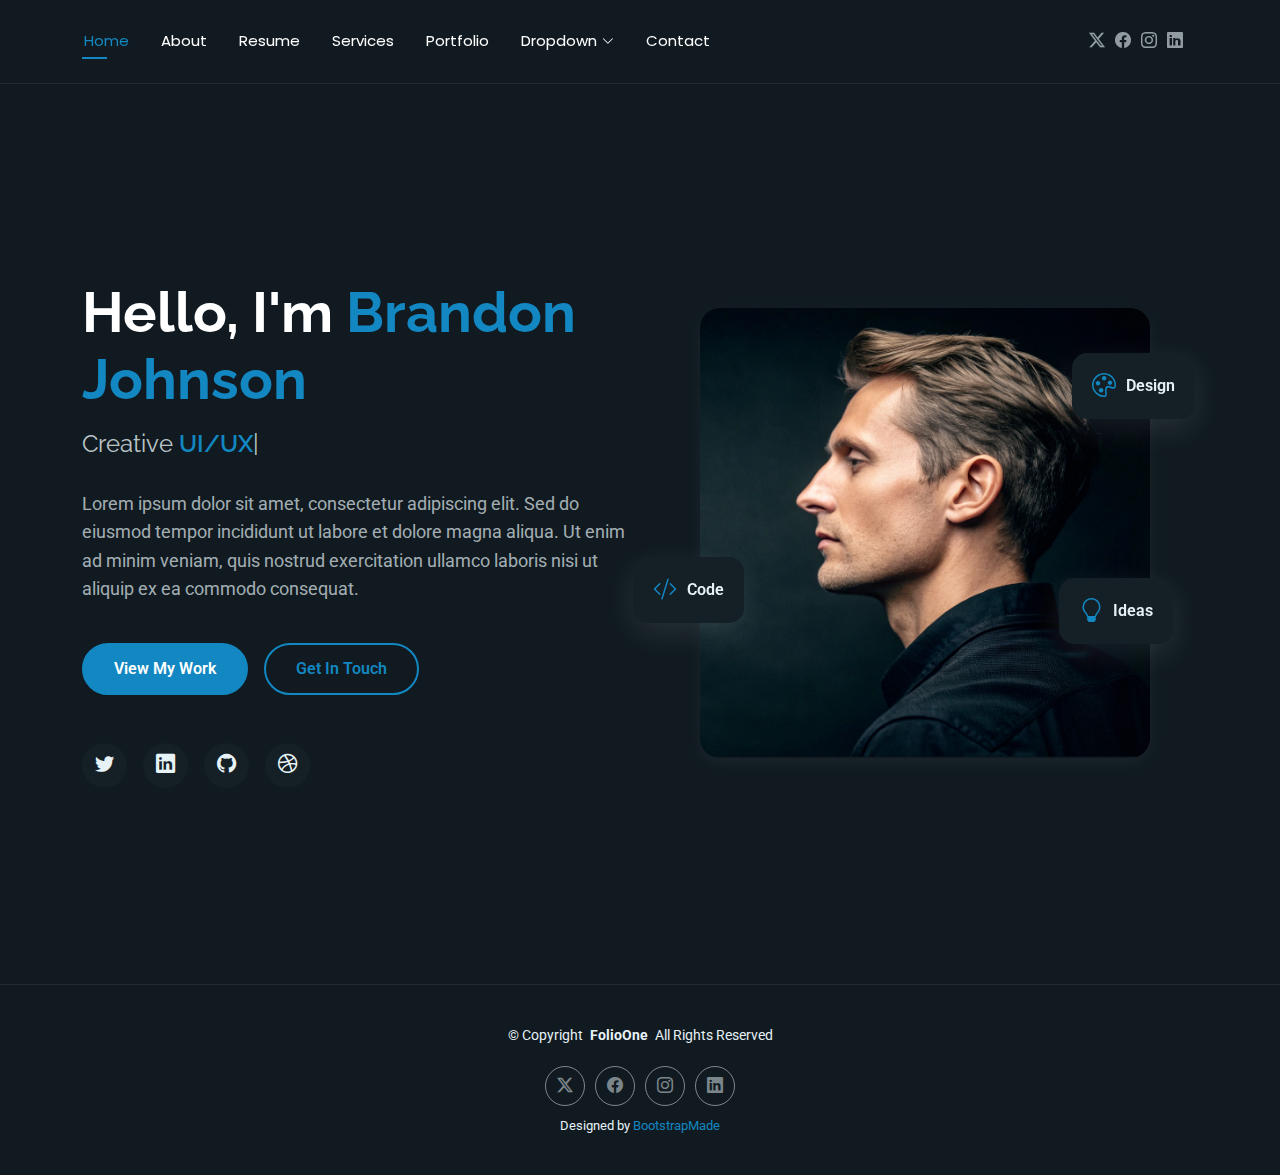
<file: FolioOne/index.html>
<!DOCTYPE html>
<html lang="en">

<head>
  <meta charset="utf-8">
  <meta content="width=device-width, initial-scale=1.0" name="viewport">
  <title>Index - FolioOne Bootstrap Template</title>
  <meta name="description" content="">
  <meta name="keywords" content="">

  <!-- Favicons -->
  <link href="assets/img/favicon.png" rel="icon">
  <link href="assets/img/apple-touch-icon.png" rel="apple-touch-icon">

  <!-- Fonts -->
  <link href="https://fonts.googleapis.com" rel="preconnect">
  <link href="https://fonts.gstatic.com" rel="preconnect" crossorigin>
  <link href="https://fonts.googleapis.com/css2?family=Roboto:ital,wght@0,100;0,300;0,400;0,500;0,700;0,900;1,100;1,300;1,400;1,500;1,700;1,900&family=Poppins:ital,wght@0,100;0,200;0,300;0,400;0,500;0,600;0,700;0,800;0,900;1,100;1,200;1,300;1,400;1,500;1,600;1,700;1,800;1,900&family=Raleway:ital,wght@0,100;0,200;0,300;0,400;0,500;0,600;0,700;0,800;0,900;1,100;1,200;1,300;1,400;1,500;1,600;1,700;1,800;1,900&display=swap" rel="stylesheet">

  <!-- Vendor CSS Files -->
  <link href="assets/vendor/bootstrap/css/bootstrap.min.css" rel="stylesheet">
  <link href="assets/vendor/bootstrap-icons/bootstrap-icons.css" rel="stylesheet">
  <link href="assets/vendor/aos/aos.css" rel="stylesheet">
  <link href="assets/vendor/swiper/swiper-bundle.min.css" rel="stylesheet">
  <link href="assets/vendor/glightbox/css/glightbox.min.css" rel="stylesheet">

  <!-- Main CSS File -->
  <link href="assets/css/main.css" rel="stylesheet">

  <!-- =======================================================
  * Template Name: FolioOne
  * Template URL: https://bootstrapmade.com/folioone-bootstrap-portfolio-website-template/
  * Updated: Aug 23 2025 with Bootstrap v5.3.7
  * Author: BootstrapMade.com
  * License: https://bootstrapmade.com/license/
  ======================================================== -->
</head>

<body class="index-page">

  <header id="header" class="header d-flex align-items-center light-background sticky-top">
    <div class="container position-relative d-flex align-items-center justify-content-between">

      <!-- <a href="index.html" class="logo d-flex align-items-center me-auto me-xl-0">
      <img src="assets/img/logo.webp" alt="">
      <h1 class="sitename">FolioOne</h1> 
    </a> -->

      <nav id="navmenu" class="navmenu">
        <ul>
          <li><a href="index.html" class="active">Home</a></li>
          <li><a href="about.html">About</a></li>
          <li><a href="resume.html">Resume</a></li>
          <li><a href="services.html">Services</a></li>
          <li><a href="portfolio.html">Portfolio</a></li>
          <li class="dropdown"><a href="#"><span>Dropdown</span> <i class="bi bi-chevron-down toggle-dropdown"></i></a>
            <ul>
              <li><a href="#">Dropdown 1</a></li>
              <li class="dropdown"><a href="#"><span>Deep Dropdown</span> <i class="bi bi-chevron-down toggle-dropdown"></i></a>
                <ul>
                  <li><a href="#">Deep Dropdown 1</a></li>
                  <li><a href="#">Deep Dropdown 2</a></li>
                  <li><a href="#">Deep Dropdown 3</a></li>
                  <li><a href="#">Deep Dropdown 4</a></li>
                  <li><a href="#">Deep Dropdown 5</a></li>
                </ul>
              </li>
              <li><a href="#">Dropdown 2</a></li>
              <li><a href="#">Dropdown 3</a></li>
              <li><a href="#">Dropdown 4</a></li>
            </ul>
          </li>
          <li><a href="contact.html">Contact</a></li>
        </ul>
        <i class="mobile-nav-toggle d-xl-none bi bi-list"></i>
      </nav>

      <div class="header-social-links">
        <a href="#" class="twitter"><i class="bi bi-twitter-x"></i></a>
        <a href="#" class="facebook"><i class="bi bi-facebook"></i></a>
        <a href="#" class="instagram"><i class="bi bi-instagram"></i></a>
        <a href="#" class="linkedin"><i class="bi bi-linkedin"></i></a>
      </div>

    </div>
  </header>

  <main class="main">

    <!-- Hero Section -->
    <section id="hero" class="hero section">

      <div class="container" data-aos="fade-up" data-aos-delay="100">

        <div class="row gy-4 align-items-center">
          <div class="col-lg-6 order-2 order-lg-1">
            <div class="hero-content">
              <h1 data-aos="fade-up" data-aos-delay="200">Hello, I'm <span class="highlight">Brandon Johnson</span></h1>
              <h2 data-aos="fade-up" data-aos-delay="300">Creative <span class="typed" data-typed-items="UI/UX Designer, Web Developer, Digital Artist, Brand Strategist"></span></h2>
              <p data-aos="fade-up" data-aos-delay="400">Lorem ipsum dolor sit amet, consectetur adipiscing elit. Sed do eiusmod tempor incididunt ut labore et dolore magna aliqua. Ut enim ad minim veniam, quis nostrud exercitation ullamco laboris nisi ut aliquip ex ea commodo consequat.</p>
              <div class="hero-actions" data-aos="fade-up" data-aos-delay="500">
                <a href="portfolio.html" class="btn btn-primary">View My Work</a>
                <a href="contact.html" class="btn btn-outline">Get In Touch</a>
              </div>
              <div class="social-links" data-aos="fade-up" data-aos-delay="600">
                <a href="#"><i class="bi bi-twitter"></i></a>
                <a href="#"><i class="bi bi-linkedin"></i></a>
                <a href="#"><i class="bi bi-github"></i></a>
                <a href="#"><i class="bi bi-dribbble"></i></a>
              </div>
            </div>
          </div>
          <div class="col-lg-6 order-1 order-lg-2">
            <div class="hero-image" data-aos="zoom-in" data-aos-delay="300">
              <div class="image-wrapper">
                <img src="assets/img/profile/profile-square-11.webp" alt="Sarah Mitchell" class="img-fluid">
                <div class="floating-elements">
                  <div class="floating-card design" data-aos="fade-left" data-aos-delay="700">
                    <i class="bi bi-palette"></i>
                    <span>Design</span>
                  </div>
                  <div class="floating-card code" data-aos="fade-right" data-aos-delay="800">
                    <i class="bi bi-code-slash"></i>
                    <span>Code</span>
                  </div>
                  <div class="floating-card creativity" data-aos="fade-up" data-aos-delay="900">
                    <i class="bi bi-lightbulb"></i>
                    <span>Ideas</span>
                  </div>
                </div>
              </div>
            </div>
          </div>
        </div>

      </div>

    </section><!-- /Hero Section -->

  </main>

  <footer id="footer" class="footer">

    <div class="container">
      <div class="copyright text-center ">
        <p>© <span>Copyright</span> <strong class="px-1 sitename">FolioOne</strong> <span>All Rights Reserved<br></span></p>
      </div>
      <div class="social-links d-flex justify-content-center">
        <a href=""><i class="bi bi-twitter-x"></i></a>
        <a href=""><i class="bi bi-facebook"></i></a>
        <a href=""><i class="bi bi-instagram"></i></a>
        <a href=""><i class="bi bi-linkedin"></i></a>
      </div>
      <div class="credits">
        <!-- All the links in the footer should remain intact. -->
        <!-- You can delete the links only if you've purchased the pro version. -->
        <!-- Licensing information: https://bootstrapmade.com/license/ -->
        <!-- Purchase the pro version with working PHP/AJAX contact form: [buy-url] -->
        Designed by <a href="https://bootstrapmade.com/">BootstrapMade</a>
      </div>
    </div>

  </footer>

  <!-- Scroll Top -->
  <a href="#" id="scroll-top" class="scroll-top d-flex align-items-center justify-content-center"><i class="bi bi-arrow-up-short"></i></a>

  <!-- Preloader -->
  <div id="preloader"></div>

  <!-- Vendor JS Files -->
  <script src="assets/vendor/bootstrap/js/bootstrap.bundle.min.js"></script>
  <script src="assets/vendor/php-email-form/validate.js"></script>
  <script src="assets/vendor/aos/aos.js"></script>
  <script src="assets/vendor/typed.js/typed.umd.js"></script>
  <script src="assets/vendor/waypoints/noframework.waypoints.js"></script>
  <script src="assets/vendor/purecounter/purecounter_vanilla.js"></script>
  <script src="assets/vendor/swiper/swiper-bundle.min.js"></script>
  <script src="assets/vendor/imagesloaded/imagesloaded.pkgd.min.js"></script>
  <script src="assets/vendor/isotope-layout/isotope.pkgd.min.js"></script>
  <script src="assets/vendor/glightbox/js/glightbox.min.js"></script>

  <!-- Main JS File -->
  <script src="assets/js/main.js"></script>

</body>

</html>
</file>
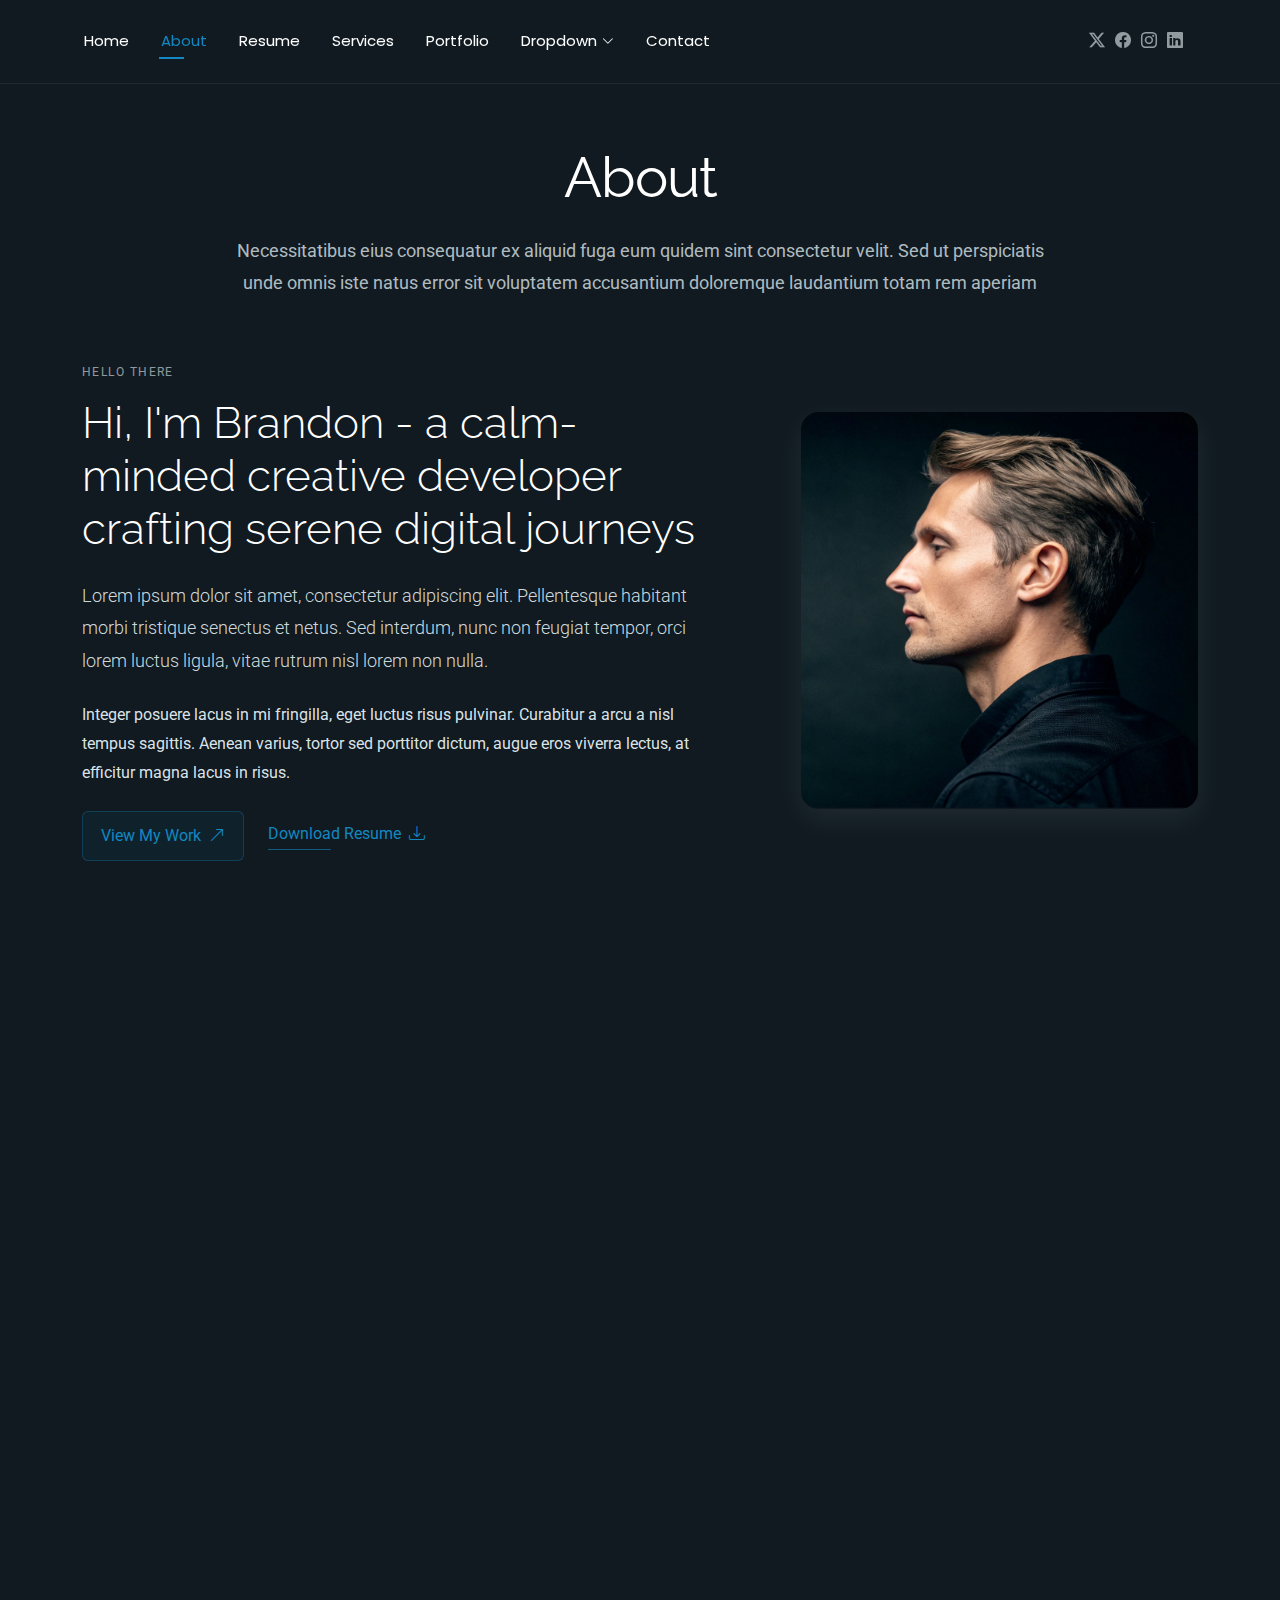
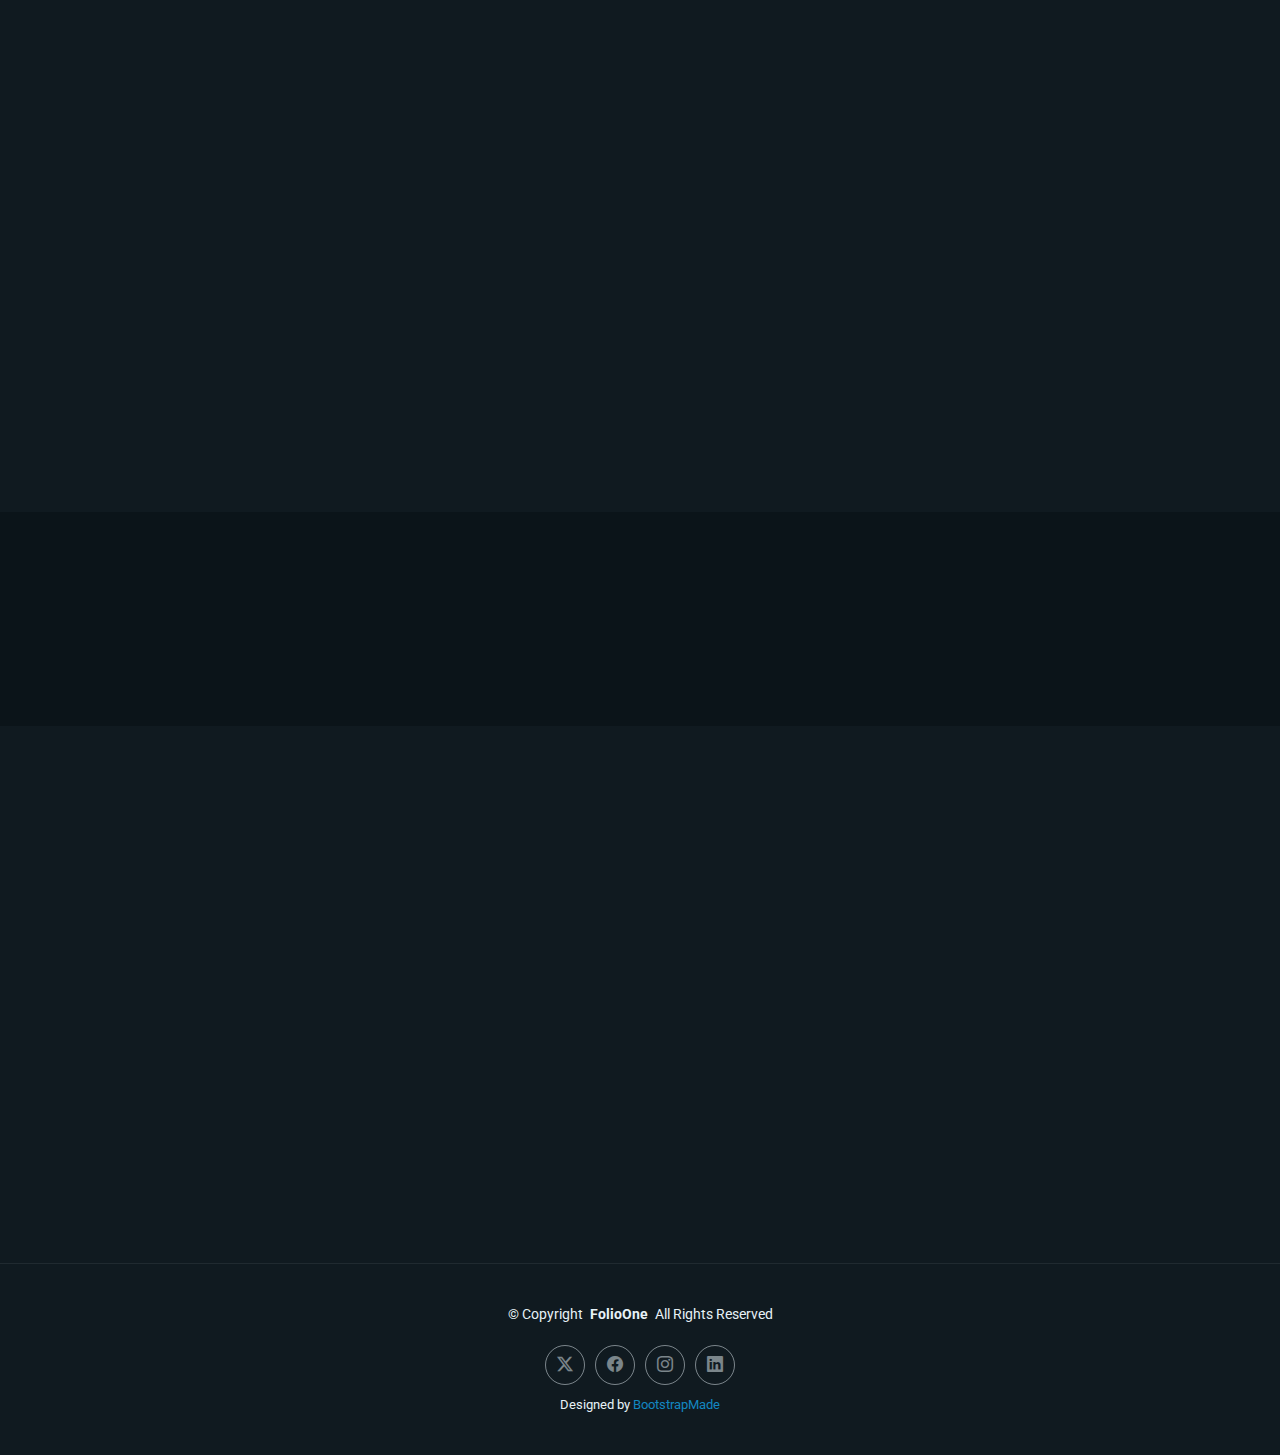
<file: FolioOne/about.html>
<!DOCTYPE html>
<html lang="en">

<head>
  <meta charset="utf-8">
  <meta content="width=device-width, initial-scale=1.0" name="viewport">
  <title>About - FolioOne Bootstrap Template</title>
  <meta name="description" content="">
  <meta name="keywords" content="">

  <!-- Favicons -->
  <link href="assets/img/favicon.png" rel="icon">
  <link href="assets/img/apple-touch-icon.png" rel="apple-touch-icon">

  <!-- Fonts -->
  <link href="https://fonts.googleapis.com" rel="preconnect">
  <link href="https://fonts.gstatic.com" rel="preconnect" crossorigin>
  <link href="https://fonts.googleapis.com/css2?family=Roboto:ital,wght@0,100;0,300;0,400;0,500;0,700;0,900;1,100;1,300;1,400;1,500;1,700;1,900&family=Poppins:ital,wght@0,100;0,200;0,300;0,400;0,500;0,600;0,700;0,800;0,900;1,100;1,200;1,300;1,400;1,500;1,600;1,700;1,800;1,900&family=Raleway:ital,wght@0,100;0,200;0,300;0,400;0,500;0,600;0,700;0,800;0,900;1,100;1,200;1,300;1,400;1,500;1,600;1,700;1,800;1,900&display=swap" rel="stylesheet">

  <!-- Vendor CSS Files -->
  <link href="assets/vendor/bootstrap/css/bootstrap.min.css" rel="stylesheet">
  <link href="assets/vendor/bootstrap-icons/bootstrap-icons.css" rel="stylesheet">
  <link href="assets/vendor/aos/aos.css" rel="stylesheet">
  <link href="assets/vendor/swiper/swiper-bundle.min.css" rel="stylesheet">
  <link href="assets/vendor/glightbox/css/glightbox.min.css" rel="stylesheet">

  <!-- Main CSS File -->
  <link href="assets/css/main.css" rel="stylesheet">

  <!-- =======================================================
  * Template Name: FolioOne
  * Template URL: https://bootstrapmade.com/folioone-bootstrap-portfolio-website-template/
  * Updated: Aug 23 2025 with Bootstrap v5.3.7
  * Author: BootstrapMade.com
  * License: https://bootstrapmade.com/license/
  ======================================================== -->
</head>

<body class="about-page">

  <header id="header" class="header d-flex align-items-center light-background sticky-top">
    <div class="container position-relative d-flex align-items-center justify-content-between">

      <!-- <a href="index.html" class="logo d-flex align-items-center me-auto me-xl-0">
      <img src="assets/img/logo.webp" alt="">
      <h1 class="sitename">FolioOne</h1> 
    </a> -->

      <nav id="navmenu" class="navmenu">
        <ul>
          <li><a href="index.html">Home</a></li>
          <li><a href="about.html" class="active">About</a></li>
          <li><a href="resume.html">Resume</a></li>
          <li><a href="services.html">Services</a></li>
          <li><a href="portfolio.html">Portfolio</a></li>
          <li class="dropdown"><a href="#"><span>Dropdown</span> <i class="bi bi-chevron-down toggle-dropdown"></i></a>
            <ul>
              <li><a href="#">Dropdown 1</a></li>
              <li class="dropdown"><a href="#"><span>Deep Dropdown</span> <i class="bi bi-chevron-down toggle-dropdown"></i></a>
                <ul>
                  <li><a href="#">Deep Dropdown 1</a></li>
                  <li><a href="#">Deep Dropdown 2</a></li>
                  <li><a href="#">Deep Dropdown 3</a></li>
                  <li><a href="#">Deep Dropdown 4</a></li>
                  <li><a href="#">Deep Dropdown 5</a></li>
                </ul>
              </li>
              <li><a href="#">Dropdown 2</a></li>
              <li><a href="#">Dropdown 3</a></li>
              <li><a href="#">Dropdown 4</a></li>
            </ul>
          </li>
          <li><a href="contact.html">Contact</a></li>
        </ul>
        <i class="mobile-nav-toggle d-xl-none bi bi-list"></i>
      </nav>

      <div class="header-social-links">
        <a href="#" class="twitter"><i class="bi bi-twitter-x"></i></a>
        <a href="#" class="facebook"><i class="bi bi-facebook"></i></a>
        <a href="#" class="instagram"><i class="bi bi-instagram"></i></a>
        <a href="#" class="linkedin"><i class="bi bi-linkedin"></i></a>
      </div>

    </div>
  </header>

  <main class="main">

    <!-- About Section -->
    <section id="about" class="about section">

      <!-- Section Title -->
      <div class="container section-title" data-aos="fade-up">
        <h2>About</h2>
        <p>Necessitatibus eius consequatur ex aliquid fuga eum quidem sint consectetur velit. Sed ut perspiciatis unde omnis iste natus error sit voluptatem accusantium doloremque laudantium totam rem aperiam</p>
      </div><!-- End Section Title -->

      <div class="container" data-aos="fade-up" data-aos-delay="100">

        <!-- Intro + Photo -->
        <div class="row align-items-center justify-content-between gy-5 mb-5">
          <div class="col-lg-7" data-aos="fade-right" data-aos-delay="150">
            <div class="intro-content">
              <span class="eyebrow">Hello there</span>
              <h2 class="headline">Hi, I'm Brandon - a calm-minded creative developer crafting serene digital journeys</h2>
              <p class="lead">
                Lorem ipsum dolor sit amet, consectetur adipiscing elit. Pellentesque habitant morbi tristique senectus et netus. Sed interdum, nunc non feugiat tempor, orci lorem luctus ligula, vitae rutrum nisl lorem non nulla.
              </p>
              <p>
                Integer posuere lacus in mi fringilla, eget luctus risus pulvinar. Curabitur a arcu a nisl tempus sagittis. Aenean varius, tortor sed porttitor dictum, augue eros viverra lectus, at efficitur magna lacus in risus.
              </p>

              <div class="cta-group">
                <a href="#portfolio" class="btn-ghost">
                  View My Work <i class="bi bi-arrow-up-right"></i>
                </a>
                <a href="#" class="link-underline">
                  Download Resume <i class="bi bi-download"></i>
                </a>
              </div>
            </div>
          </div>

          <div class="col-lg-5" data-aos="zoom-in" data-aos-delay="250">
            <figure class="profile-figure text-center text-lg-end">
              <img src="assets/img/profile/profile-square-11.webp" alt="Portrait of Alex" class="img-fluid profile-photo">
            </figure>
          </div>
        </div>
        <!-- End Intro + Photo -->

        <!-- Skills Grid -->
        <div class="mb-5">
          <div class="row g-4">
            <div class="col-6 col-md-4 col-lg-3" data-aos="fade-up" data-aos-delay="120">
              <div class="skill-item">
                <i class="bi bi-layout-text-window"></i>
                <h3>UI/UX</h3>
                <p>Vivamus sagittis lacus molestie placerat.</p>
              </div>
            </div>
            <div class="col-6 col-md-4 col-lg-3" data-aos="fade-up" data-aos-delay="180">
              <div class="skill-item">
                <i class="bi bi-code-slash"></i>
                <h3>React.js</h3>
                <p>Maecenas pharetra magna sit amet risus.</p>
              </div>
            </div>
            <div class="col-6 col-md-4 col-lg-3" data-aos="fade-up" data-aos-delay="240">
              <div class="skill-item">
                <i class="bi bi-phone"></i>
                <h3>Mobile-first</h3>
                <p>Donec id elit non mi porta gravida.</p>
              </div>
            </div>
            <div class="col-6 col-md-4 col-lg-3" data-aos="fade-up" data-aos-delay="300">
              <div class="skill-item">
                <i class="bi bi-camera"></i>
                <h3>Photography</h3>
                <p>Aliquam euismod nunc at augue cursus.</p>
              </div>
            </div>
          </div>
        </div>
        <!-- End Skills Grid -->

        <!-- Journey Timeline -->
        <div class="mb-5">
          <div class="row g-4">
            <div class="col-md-6 col-lg-3" data-aos="fade-up" data-aos-delay="120">
              <article class="timeline-item">
                <span class="dot"></span>
                <time>2018</time>
                <h4>B.A. in Design</h4>
                <p>Quisque euismod turpis ut sapien luctus bibendum.</p>
              </article>
            </div>
            <div class="col-md-6 col-lg-3" data-aos="fade-up" data-aos-delay="180">
              <article class="timeline-item">
                <span class="dot"></span>
                <time>2020</time>
                <h4>Freelance Start</h4>
                <p>Mauris non arcu non urna convallis vulputate.</p>
              </article>
            </div>
            <div class="col-md-6 col-lg-3" data-aos="fade-up" data-aos-delay="240">
              <article class="timeline-item">
                <span class="dot"></span>
                <time>2022</time>
                <h4>Joined Creative Studio</h4>
                <p>Nunc sed nibh et libero fermentum posuere.</p>
              </article>
            </div>
            <div class="col-md-6 col-lg-3" data-aos="fade-up" data-aos-delay="300">
              <article class="timeline-item">
                <span class="dot"></span>
                <time>2024</time>
                <h4>Lead Frontend</h4>
                <p>Proin commodo massa sit amet urna pretium.</p>
              </article>
            </div>
          </div>
        </div>
        <!-- End Journey Timeline -->

        <!-- Quote -->
        <blockquote class="personal-quote text-center mb-5" data-aos="fade-down" data-aos-delay="200">
          <p>"Building clean and meaningful experiences through thoughtful code and quiet design."</p>
        </blockquote>
        <!-- End Quote -->

        <!-- Fun Facts -->
        <div class="row g-3 justify-content-center">
          <div class="col-6 col-md-3 col-lg-2" data-aos="zoom-in" data-aos-delay="120">
            <div class="fact-pill">
              <i class="bi bi-magic"></i>
              <span>Minimalism</span>
            </div>
          </div>
          <div class="col-6 col-md-3 col-lg-2" data-aos="zoom-in" data-aos-delay="160">
            <div class="fact-pill">
              <i class="bi bi-headphones"></i>
              <span>Lo-fi Beats</span>
            </div>
          </div>
          <div class="col-6 col-md-3 col-lg-2" data-aos="zoom-in" data-aos-delay="200">
            <div class="fact-pill">
              <i class="bi bi-geo-alt"></i>
              <span>City Walks</span>
            </div>
          </div>
          <div class="col-6 col-md-3 col-lg-2" data-aos="zoom-in" data-aos-delay="240">
            <div class="fact-pill">
              <i class="bi bi-brush"></i>
              <span>Sketching</span>
            </div>
          </div>
        </div>
        <!-- End Fun Facts -->

      </div>

    </section><!-- /About Section -->

    <!-- Skills Section -->
    <section id="skills" class="skills section">

      <!-- Section Title -->
      <div class="container section-title" data-aos="fade-up">
        <h2>Skills</h2>
        <p>Necessitatibus eius consequatur ex aliquid fuga eum quidem sint consectetur velit. Sed ut perspiciatis unde omnis iste natus error sit voluptatem accusantium doloremque laudantium totam rem aperiam</p>
      </div><!-- End Section Title -->

      <div class="container" data-aos="fade-up" data-aos-delay="100">

        <div class="row g-4 skills-animation">

          <div class="col-md-6 col-lg-3" data-aos="fade-up" data-aos-delay="100">
            <div class="skill-box">
              <h3>HTML</h3>
              <p>Sed ut perspiciatis unde omnis iste natus error sit voluptatem.</p>
              <span class="text-end d-block">90%</span>
              <div class="progress">
                <div class="progress-bar" role="progressbar" aria-valuenow="90" aria-valuemin="0" aria-valuemax="100"></div>
              </div>
            </div>
          </div>

          <div class="col-md-6 col-lg-3" data-aos="fade-up" data-aos-delay="200">
            <div class="skill-box">
              <h3>CSS</h3>
              <p>Nemo enim ipsam voluptatem quia voluptas sit aspernatur.</p>
              <span class="text-end d-block">90%</span>
              <div class="progress">
                <div class="progress-bar" role="progressbar" aria-valuenow="95" aria-valuemin="0" aria-valuemax="100"></div>
              </div>
            </div>
          </div>

          <div class="col-md-6 col-lg-3" data-aos="fade-up" data-aos-delay="300">
            <div class="skill-box">
              <h3>JavaScript</h3>
              <p>Neque porro quisquam est qui dolorem ipsum quia dolor.</p>
              <span class="text-end d-block">80%</span>
              <div class="progress">
                <div class="progress-bar" role="progressbar" aria-valuenow="80" aria-valuemin="0" aria-valuemax="100"></div>
              </div>
            </div>
          </div>

          <div class="col-md-6 col-lg-3" data-aos="fade-up" data-aos-delay="400">
            <div class="skill-box">
              <h3>Photoshop</h3>
              <p>Quis autem vel eum iure reprehenderit qui in ea voluptate.</p>
              <span class="text-end d-block">55%</span>
              <div class="progress">
                <div class="progress-bar" role="progressbar" aria-valuenow="55" aria-valuemin="0" aria-valuemax="100">
                </div>
              </div>
            </div>
          </div>

        </div>

      </div>

    </section><!-- /Skills Section -->

    <!-- Stats Section -->
    <section id="stats" class="stats section dark-background">

      <div class="container" data-aos="fade-up" data-aos-delay="100">

        <div class="row align-items-center">
          <div class="col-lg-4" data-aos="fade-up" data-aos-delay="200">
            <div class="avatars d-flex align-items-center">
              <img src="assets/img/person/person-m-2.webp" alt="Avatar 1" class="rounded-circle" loading="lazy">
              <img src="assets/img/person/person-m-3.webp" alt="Avatar 2" class="rounded-circle" loading="lazy">
              <img src="assets/img/person/person-f-5.webp" alt="Avatar 3" class="rounded-circle" loading="lazy">
              <img src="assets/img/person/person-m-5.webp" alt="Avatar 4" class="rounded-circle" loading="lazy">
            </div>
          </div>

          <div class="col-lg-8">
            <div class="row counters">
              <div class="col-md-4" data-aos="fade-up" data-aos-delay="300">
                <h2><span data-purecounter-start="0" data-purecounter-end="185" data-purecounter-duration="1" class="purecounter"></span>+</h2>
                <p>Nemo enim ipsam</p>
              </div>

              <div class="col-md-4" data-aos="fade-up" data-aos-delay="400">
                <h2><span data-purecounter-start="0" data-purecounter-end="32" data-purecounter-duration="1" class="purecounter"></span>K</h2>
                <p>Voluptatem sequi</p>
              </div>

              <div class="col-md-4" data-aos="fade-up" data-aos-delay="500">
                <h2><span data-purecounter-start="0" data-purecounter-end="128" data-purecounter-duration="1" class="purecounter"></span>+</h2>
                <p>Dolor sit consectetur</p>
              </div>
            </div>
          </div>
        </div>
      </div>

    </section><!-- /Stats Section -->

    <!-- Testimonials Section -->
    <section id="testimonials" class="testimonials section">

      <!-- Section Title -->
      <div class="container section-title" data-aos="fade-up">
        <h2>Testimonials</h2>
        <p>Necessitatibus eius consequatur ex aliquid fuga eum quidem sint consectetur velit</p>
      </div><!-- End Section Title -->

      <div class="container" data-aos="fade-up" data-aos-delay="100">

        <div class="swiper init-swiper">
          <script type="application/json" class="swiper-config">
            {
              "loop": true,
              "speed": 600,
              "autoplay": {
                "delay": 5000
              },
              "slidesPerView": "auto",
              "pagination": {
                "el": ".swiper-pagination",
                "type": "bullets",
                "clickable": true
              }
            }
          </script>
          <div class="swiper-wrapper">

            <div class="swiper-slide">
              <div class="testimonial-item">
                <div class="row gy-4 justify-content-center">
                  <div class="col-lg-6">
                    <div class="testimonial-content">
                      <p>
                        <i class="bi bi-quote quote-icon-left"></i>
                        <span>Proin iaculis purus consequat sem cure digni ssim donec porttitora entum suscipit rhoncus. Accusantium quam, ultricies eget id, aliquam eget nibh et. Maecen aliquam, risus at semper.</span>
                        <i class="bi bi-quote quote-icon-right"></i>
                      </p>
                      <h3>Saul Goodman</h3>
                      <h4>Ceo &amp; Founder</h4>
                      <div class="stars">
                        <i class="bi bi-star-fill"></i><i class="bi bi-star-fill"></i><i class="bi bi-star-fill"></i><i class="bi bi-star-fill"></i><i class="bi bi-star-fill"></i>
                      </div>
                    </div>
                  </div>
                  <div class="col-lg-2 text-center">
                    <img src="assets/img/person/person-m-9.webp" class="img-fluid testimonial-img" alt="">
                  </div>
                </div>
              </div>
            </div><!-- End testimonial item -->

            <div class="swiper-slide">
              <div class="testimonial-item">
                <div class="row gy-4 justify-content-center">
                  <div class="col-lg-6">
                    <div class="testimonial-content">
                      <p>
                        <i class="bi bi-quote quote-icon-left"></i>
                        <span>Export tempor illum tamen malis malis eram quae irure esse labore quem cillum quid cillum eram malis quorum velit fore eram velit sunt aliqua noster fugiat irure amet legam anim culpa.</span>
                        <i class="bi bi-quote quote-icon-right"></i>
                      </p>
                      <h3>Sara Wilsson</h3>
                      <h4>Designer</h4>
                      <div class="stars">
                        <i class="bi bi-star-fill"></i><i class="bi bi-star-fill"></i><i class="bi bi-star-fill"></i><i class="bi bi-star-fill"></i><i class="bi bi-star-fill"></i>
                      </div>
                    </div>
                  </div>
                  <div class="col-lg-2 text-center">
                    <img src="assets/img/person/person-f-5.webp" class="img-fluid testimonial-img" alt="">
                  </div>
                </div>
              </div>
            </div><!-- End testimonial item -->

            <div class="swiper-slide">
              <div class="testimonial-item">
                <div class="row gy-4 justify-content-center">
                  <div class="col-lg-6">
                    <div class="testimonial-content">
                      <p>
                        <i class="bi bi-quote quote-icon-left"></i>
                        <span>Enim nisi quem export duis labore cillum quae magna enim sint quorum nulla quem veniam duis minim tempor labore quem eram duis noster aute amet eram fore quis sint minim.</span>
                        <i class="bi bi-quote quote-icon-right"></i>
                      </p>
                      <h3>Jena Karlis</h3>
                      <h4>Store Owner</h4>
                      <div class="stars">
                        <i class="bi bi-star-fill"></i><i class="bi bi-star-fill"></i><i class="bi bi-star-fill"></i><i class="bi bi-star-fill"></i><i class="bi bi-star-fill"></i>
                      </div>
                    </div>
                  </div>
                  <div class="col-lg-2 text-center">
                    <img src="assets/img/person/person-f-12.webp" class="img-fluid testimonial-img" alt="">
                  </div>
                </div>
              </div>
            </div><!-- End testimonial item -->

            <div class="swiper-slide">
              <div class="testimonial-item">
                <div class="row gy-4 justify-content-center">
                  <div class="col-lg-6">
                    <div class="testimonial-content">
                      <p>
                        <i class="bi bi-quote quote-icon-left"></i>
                        <span>Fugiat enim eram quae cillum dolore dolor amet nulla culpa multos export minim fugiat minim velit minim dolor enim duis veniam ipsum anim magna sunt elit fore quem dolore labore illum veniam.</span>
                        <i class="bi bi-quote quote-icon-right"></i>
                      </p>
                      <h3>John Larson</h3>
                      <h4>Entrepreneur</h4>
                      <div class="stars">
                        <i class="bi bi-star-fill"></i><i class="bi bi-star-fill"></i><i class="bi bi-star-fill"></i><i class="bi bi-star-fill"></i><i class="bi bi-star-fill"></i>
                      </div>
                    </div>
                  </div>
                  <div class="col-lg-2 text-center">
                    <img src="assets/img/person/person-m-12.webp" class="img-fluid testimonial-img" alt="">
                  </div>
                </div>
              </div>
            </div><!-- End testimonial item -->

          </div>
          <div class="swiper-pagination"></div>
        </div>

      </div>

    </section><!-- /Testimonials Section -->

  </main>

  <footer id="footer" class="footer">

    <div class="container">
      <div class="copyright text-center ">
        <p>© <span>Copyright</span> <strong class="px-1 sitename">FolioOne</strong> <span>All Rights Reserved<br></span></p>
      </div>
      <div class="social-links d-flex justify-content-center">
        <a href=""><i class="bi bi-twitter-x"></i></a>
        <a href=""><i class="bi bi-facebook"></i></a>
        <a href=""><i class="bi bi-instagram"></i></a>
        <a href=""><i class="bi bi-linkedin"></i></a>
      </div>
      <div class="credits">
        <!-- All the links in the footer should remain intact. -->
        <!-- You can delete the links only if you've purchased the pro version. -->
        <!-- Licensing information: https://bootstrapmade.com/license/ -->
        <!-- Purchase the pro version with working PHP/AJAX contact form: [buy-url] -->
        Designed by <a href="https://bootstrapmade.com/">BootstrapMade</a>
      </div>
    </div>

  </footer>

  <!-- Scroll Top -->
  <a href="#" id="scroll-top" class="scroll-top d-flex align-items-center justify-content-center"><i class="bi bi-arrow-up-short"></i></a>

  <!-- Preloader -->
  <div id="preloader"></div>

  <!-- Vendor JS Files -->
  <script src="assets/vendor/bootstrap/js/bootstrap.bundle.min.js"></script>
  <script src="assets/vendor/php-email-form/validate.js"></script>
  <script src="assets/vendor/aos/aos.js"></script>
  <script src="assets/vendor/typed.js/typed.umd.js"></script>
  <script src="assets/vendor/waypoints/noframework.waypoints.js"></script>
  <script src="assets/vendor/purecounter/purecounter_vanilla.js"></script>
  <script src="assets/vendor/swiper/swiper-bundle.min.js"></script>
  <script src="assets/vendor/imagesloaded/imagesloaded.pkgd.min.js"></script>
  <script src="assets/vendor/isotope-layout/isotope.pkgd.min.js"></script>
  <script src="assets/vendor/glightbox/js/glightbox.min.js"></script>

  <!-- Main JS File -->
  <script src="assets/js/main.js"></script>

</body>

</html>
</file>
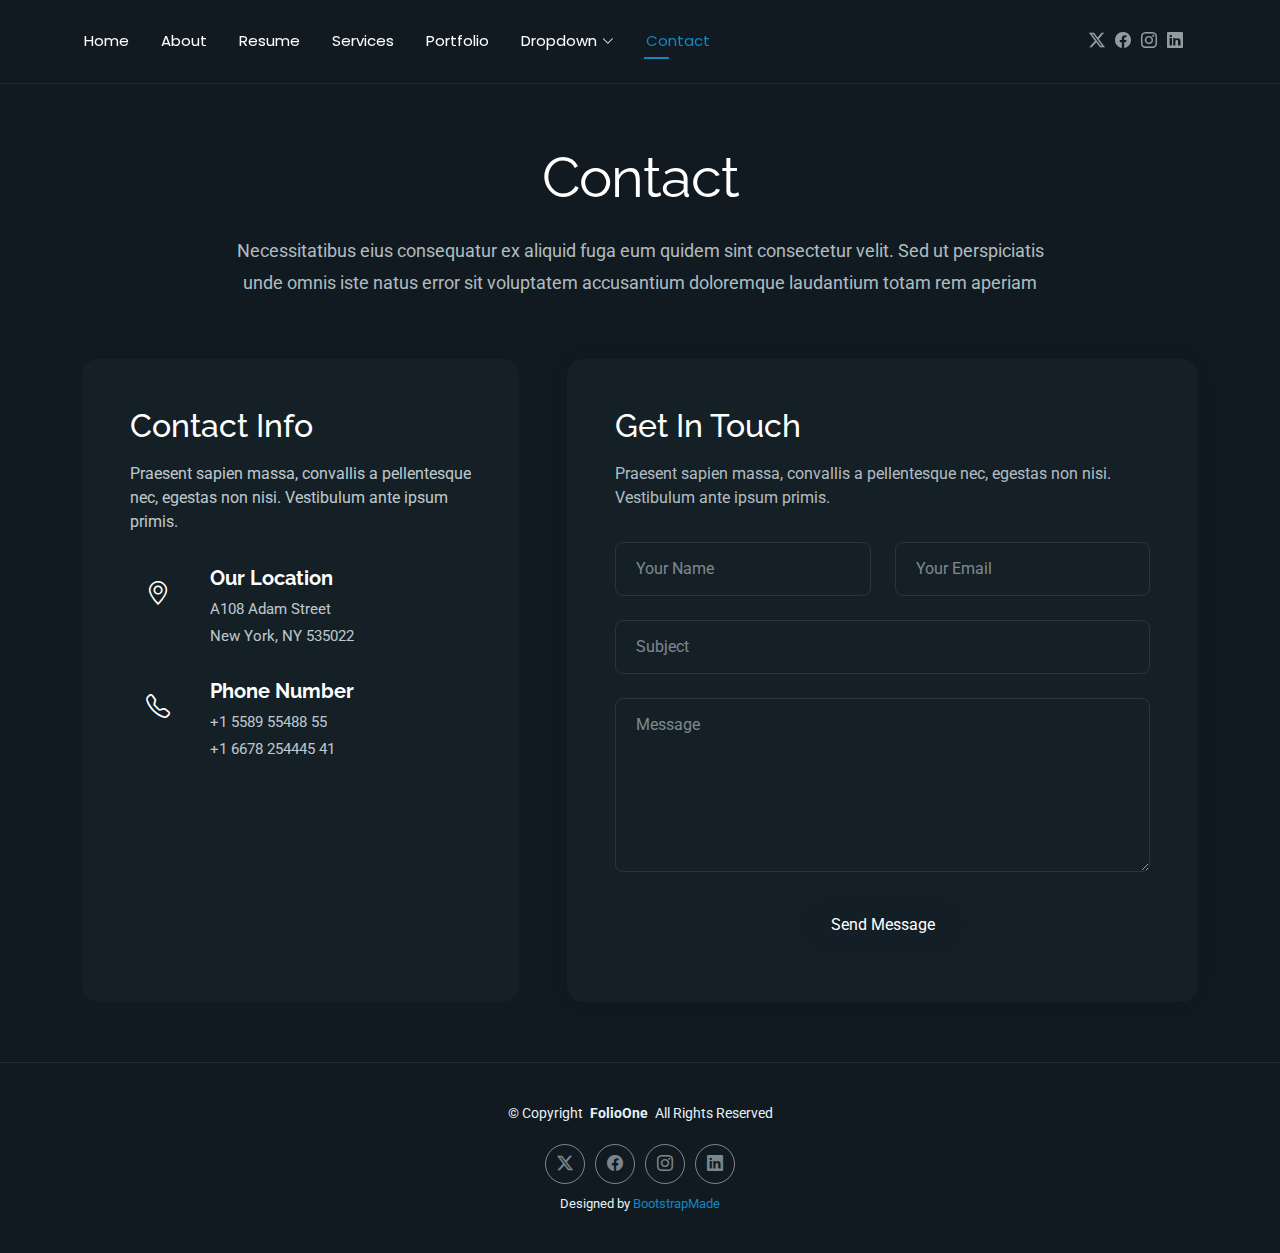
<file: FolioOne/contact.html>
<!DOCTYPE html>
<html lang="en">

<head>
  <meta charset="utf-8">
  <meta content="width=device-width, initial-scale=1.0" name="viewport">
  <title>Contact - FolioOne Bootstrap Template</title>
  <meta name="description" content="">
  <meta name="keywords" content="">

  <!-- Favicons -->
  <link href="assets/img/favicon.png" rel="icon">
  <link href="assets/img/apple-touch-icon.png" rel="apple-touch-icon">

  <!-- Fonts -->
  <link href="https://fonts.googleapis.com" rel="preconnect">
  <link href="https://fonts.gstatic.com" rel="preconnect" crossorigin>
  <link href="https://fonts.googleapis.com/css2?family=Roboto:ital,wght@0,100;0,300;0,400;0,500;0,700;0,900;1,100;1,300;1,400;1,500;1,700;1,900&family=Poppins:ital,wght@0,100;0,200;0,300;0,400;0,500;0,600;0,700;0,800;0,900;1,100;1,200;1,300;1,400;1,500;1,600;1,700;1,800;1,900&family=Raleway:ital,wght@0,100;0,200;0,300;0,400;0,500;0,600;0,700;0,800;0,900;1,100;1,200;1,300;1,400;1,500;1,600;1,700;1,800;1,900&display=swap" rel="stylesheet">

  <!-- Vendor CSS Files -->
  <link href="assets/vendor/bootstrap/css/bootstrap.min.css" rel="stylesheet">
  <link href="assets/vendor/bootstrap-icons/bootstrap-icons.css" rel="stylesheet">
  <link href="assets/vendor/aos/aos.css" rel="stylesheet">
  <link href="assets/vendor/swiper/swiper-bundle.min.css" rel="stylesheet">
  <link href="assets/vendor/glightbox/css/glightbox.min.css" rel="stylesheet">

  <!-- Main CSS File -->
  <link href="assets/css/main.css" rel="stylesheet">

  <!-- =======================================================
  * Template Name: FolioOne
  * Template URL: https://bootstrapmade.com/folioone-bootstrap-portfolio-website-template/
  * Updated: Aug 23 2025 with Bootstrap v5.3.7
  * Author: BootstrapMade.com
  * License: https://bootstrapmade.com/license/
  ======================================================== -->
</head>

<body class="contact-page">

  <header id="header" class="header d-flex align-items-center light-background sticky-top">
    <div class="container position-relative d-flex align-items-center justify-content-between">

      <!-- <a href="index.html" class="logo d-flex align-items-center me-auto me-xl-0">
      <img src="assets/img/logo.webp" alt="">
      <h1 class="sitename">FolioOne</h1> 
    </a> -->

      <nav id="navmenu" class="navmenu">
        <ul>
          <li><a href="index.html">Home</a></li>
          <li><a href="about.html">About</a></li>
          <li><a href="resume.html">Resume</a></li>
          <li><a href="services.html">Services</a></li>
          <li><a href="portfolio.html">Portfolio</a></li>
          <li class="dropdown"><a href="#"><span>Dropdown</span> <i class="bi bi-chevron-down toggle-dropdown"></i></a>
            <ul>
              <li><a href="#">Dropdown 1</a></li>
              <li class="dropdown"><a href="#"><span>Deep Dropdown</span> <i class="bi bi-chevron-down toggle-dropdown"></i></a>
                <ul>
                  <li><a href="#">Deep Dropdown 1</a></li>
                  <li><a href="#">Deep Dropdown 2</a></li>
                  <li><a href="#">Deep Dropdown 3</a></li>
                  <li><a href="#">Deep Dropdown 4</a></li>
                  <li><a href="#">Deep Dropdown 5</a></li>
                </ul>
              </li>
              <li><a href="#">Dropdown 2</a></li>
              <li><a href="#">Dropdown 3</a></li>
              <li><a href="#">Dropdown 4</a></li>
            </ul>
          </li>
          <li><a href="contact.html" class="active">Contact</a></li>
        </ul>
        <i class="mobile-nav-toggle d-xl-none bi bi-list"></i>
      </nav>

      <div class="header-social-links">
        <a href="#" class="twitter"><i class="bi bi-twitter-x"></i></a>
        <a href="#" class="facebook"><i class="bi bi-facebook"></i></a>
        <a href="#" class="instagram"><i class="bi bi-instagram"></i></a>
        <a href="#" class="linkedin"><i class="bi bi-linkedin"></i></a>
      </div>

    </div>
  </header>

  <main class="main">

    <!-- Contact Section -->
    <section id="contact" class="contact section">

      <!-- Section Title -->
      <div class="container section-title" data-aos="fade-up">
        <h2>Contact</h2>
        <p>Necessitatibus eius consequatur ex aliquid fuga eum quidem sint consectetur velit. Sed ut perspiciatis unde omnis iste natus error sit voluptatem accusantium doloremque laudantium totam rem aperiam</p>
      </div><!-- End Section Title -->

      <div class="container" data-aos="fade-up" data-aos-delay="100">

        <div class="row g-4 g-lg-5">
          <div class="col-lg-5">
            <div class="info-box" data-aos="fade-up" data-aos-delay="200">
              <h3>Contact Info</h3>
              <p>Praesent sapien massa, convallis a pellentesque nec, egestas non nisi. Vestibulum ante ipsum primis.</p>

              <div class="info-item" data-aos="fade-up" data-aos-delay="300">
                <div class="icon-box">
                  <i class="bi bi-geo-alt"></i>
                </div>
                <div class="content">
                  <h4>Our Location</h4>
                  <p>A108 Adam Street</p>
                  <p>New York, NY 535022</p>
                </div>
              </div>

              <div class="info-item" data-aos="fade-up" data-aos-delay="400">
                <div class="icon-box">
                  <i class="bi bi-telephone"></i>
                </div>
                <div class="content">
                  <h4>Phone Number</h4>
                  <p>+1 5589 55488 55</p>
                  <p>+1 6678 254445 41</p>
                </div>
              </div>

              <div class="info-item" data-aos="fade-up" data-aos-delay="500">
                <div class="icon-box">
                  <i class="bi bi-envelope"></i>
                </div>
                <div class="content">
                  <h4>Email Address</h4>
                  <p>info@example.com</p>
                  <p>contact@example.com</p>
                </div>
              </div>
            </div>
          </div>

          <div class="col-lg-7">
            <div class="contact-form" data-aos="fade-up" data-aos-delay="300">
              <h3>Get In Touch</h3>
              <p>Praesent sapien massa, convallis a pellentesque nec, egestas non nisi. Vestibulum ante ipsum primis.</p>

              <form action="forms/contact.php" method="post" class="php-email-form" data-aos="fade-up" data-aos-delay="200">
                <div class="row gy-4">

                  <div class="col-md-6">
                    <input type="text" name="name" class="form-control" placeholder="Your Name" required="">
                  </div>

                  <div class="col-md-6 ">
                    <input type="email" class="form-control" name="email" placeholder="Your Email" required="">
                  </div>

                  <div class="col-12">
                    <input type="text" class="form-control" name="subject" placeholder="Subject" required="">
                  </div>

                  <div class="col-12">
                    <textarea class="form-control" name="message" rows="6" placeholder="Message" required=""></textarea>
                  </div>

                  <div class="col-12 text-center">
                    <div class="loading">Loading</div>
                    <div class="error-message"></div>
                    <div class="sent-message">Your message has been sent. Thank you!</div>

                    <button type="submit" class="btn">Send Message</button>
                  </div>

                </div>
              </form>

            </div>
          </div>

        </div>

      </div>

    </section><!-- /Contact Section -->

  </main>

  <footer id="footer" class="footer">

    <div class="container">
      <div class="copyright text-center ">
        <p>© <span>Copyright</span> <strong class="px-1 sitename">FolioOne</strong> <span>All Rights Reserved<br></span></p>
      </div>
      <div class="social-links d-flex justify-content-center">
        <a href=""><i class="bi bi-twitter-x"></i></a>
        <a href=""><i class="bi bi-facebook"></i></a>
        <a href=""><i class="bi bi-instagram"></i></a>
        <a href=""><i class="bi bi-linkedin"></i></a>
      </div>
      <div class="credits">
        <!-- All the links in the footer should remain intact. -->
        <!-- You can delete the links only if you've purchased the pro version. -->
        <!-- Licensing information: https://bootstrapmade.com/license/ -->
        <!-- Purchase the pro version with working PHP/AJAX contact form: [buy-url] -->
        Designed by <a href="https://bootstrapmade.com/">BootstrapMade</a>
      </div>
    </div>

  </footer>

  <!-- Scroll Top -->
  <a href="#" id="scroll-top" class="scroll-top d-flex align-items-center justify-content-center"><i class="bi bi-arrow-up-short"></i></a>

  <!-- Preloader -->
  <div id="preloader"></div>

  <!-- Vendor JS Files -->
  <script src="assets/vendor/bootstrap/js/bootstrap.bundle.min.js"></script>
  <script src="assets/vendor/php-email-form/validate.js"></script>
  <script src="assets/vendor/aos/aos.js"></script>
  <script src="assets/vendor/typed.js/typed.umd.js"></script>
  <script src="assets/vendor/waypoints/noframework.waypoints.js"></script>
  <script src="assets/vendor/purecounter/purecounter_vanilla.js"></script>
  <script src="assets/vendor/swiper/swiper-bundle.min.js"></script>
  <script src="assets/vendor/imagesloaded/imagesloaded.pkgd.min.js"></script>
  <script src="assets/vendor/isotope-layout/isotope.pkgd.min.js"></script>
  <script src="assets/vendor/glightbox/js/glightbox.min.js"></script>

  <!-- Main JS File -->
  <script src="assets/js/main.js"></script>

</body>

</html>
</file>
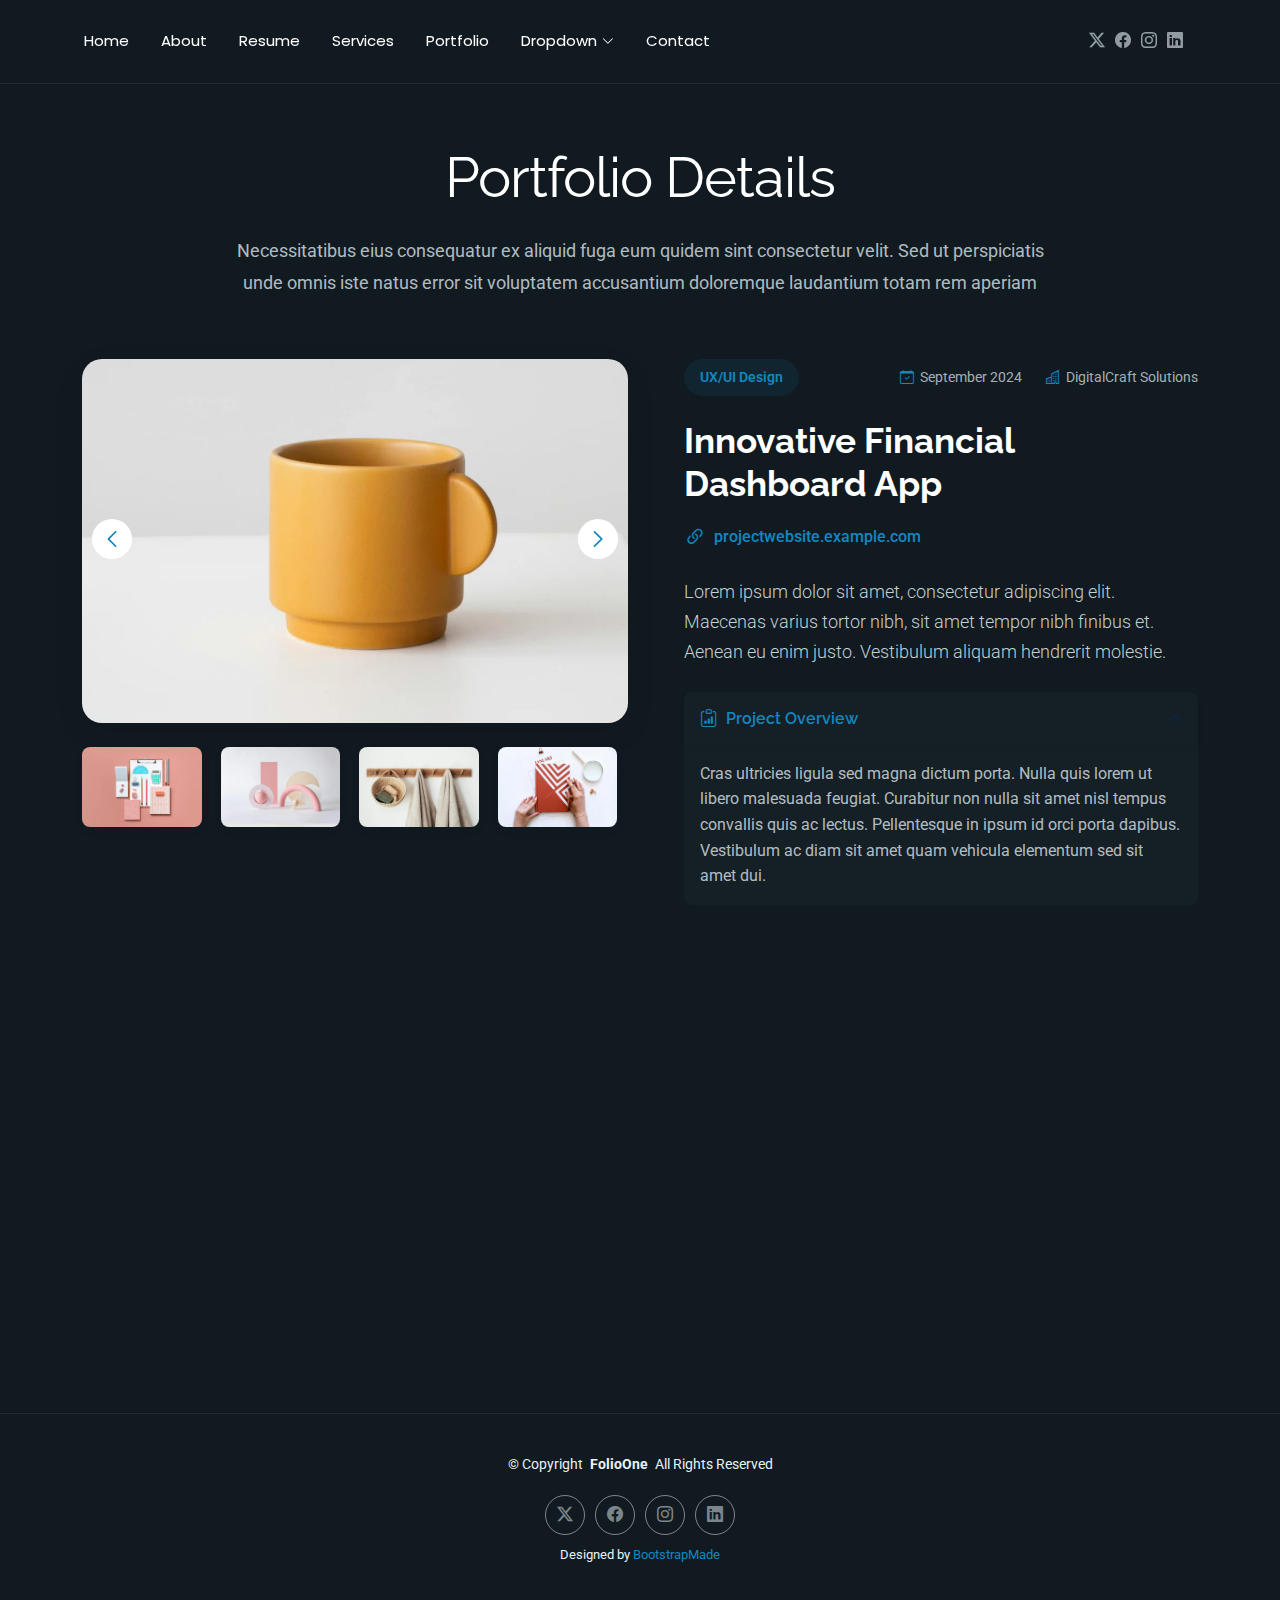
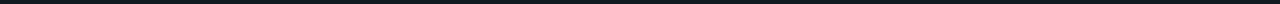
<file: FolioOne/portfolio-details.html>
<!DOCTYPE html>
<html lang="en">

<head>
  <meta charset="utf-8">
  <meta content="width=device-width, initial-scale=1.0" name="viewport">
  <title>Portfolio Details - FolioOne Bootstrap Template</title>
  <meta name="description" content="">
  <meta name="keywords" content="">

  <!-- Favicons -->
  <link href="assets/img/favicon.png" rel="icon">
  <link href="assets/img/apple-touch-icon.png" rel="apple-touch-icon">

  <!-- Fonts -->
  <link href="https://fonts.googleapis.com" rel="preconnect">
  <link href="https://fonts.gstatic.com" rel="preconnect" crossorigin>
  <link href="https://fonts.googleapis.com/css2?family=Roboto:ital,wght@0,100;0,300;0,400;0,500;0,700;0,900;1,100;1,300;1,400;1,500;1,700;1,900&family=Poppins:ital,wght@0,100;0,200;0,300;0,400;0,500;0,600;0,700;0,800;0,900;1,100;1,200;1,300;1,400;1,500;1,600;1,700;1,800;1,900&family=Raleway:ital,wght@0,100;0,200;0,300;0,400;0,500;0,600;0,700;0,800;0,900;1,100;1,200;1,300;1,400;1,500;1,600;1,700;1,800;1,900&display=swap" rel="stylesheet">

  <!-- Vendor CSS Files -->
  <link href="assets/vendor/bootstrap/css/bootstrap.min.css" rel="stylesheet">
  <link href="assets/vendor/bootstrap-icons/bootstrap-icons.css" rel="stylesheet">
  <link href="assets/vendor/aos/aos.css" rel="stylesheet">
  <link href="assets/vendor/swiper/swiper-bundle.min.css" rel="stylesheet">
  <link href="assets/vendor/glightbox/css/glightbox.min.css" rel="stylesheet">

  <!-- Main CSS File -->
  <link href="assets/css/main.css" rel="stylesheet">

  <!-- =======================================================
  * Template Name: FolioOne
  * Template URL: https://bootstrapmade.com/folioone-bootstrap-portfolio-website-template/
  * Updated: Aug 23 2025 with Bootstrap v5.3.7
  * Author: BootstrapMade.com
  * License: https://bootstrapmade.com/license/
  ======================================================== -->
</head>

<body class="portfolio-details-page">

  <header id="header" class="header d-flex align-items-center light-background sticky-top">
    <div class="container position-relative d-flex align-items-center justify-content-between">

      <!-- <a href="index.html" class="logo d-flex align-items-center me-auto me-xl-0">
      <img src="assets/img/logo.webp" alt="">
      <h1 class="sitename">FolioOne</h1> 
    </a> -->

      <nav id="navmenu" class="navmenu">
        <ul>
          <li><a href="index.html">Home</a></li>
          <li><a href="about.html">About</a></li>
          <li><a href="resume.html">Resume</a></li>
          <li><a href="services.html">Services</a></li>
          <li><a href="portfolio.html">Portfolio</a></li>
          <li class="dropdown"><a href="#"><span>Dropdown</span> <i class="bi bi-chevron-down toggle-dropdown"></i></a>
            <ul>
              <li><a href="#">Dropdown 1</a></li>
              <li class="dropdown"><a href="#"><span>Deep Dropdown</span> <i class="bi bi-chevron-down toggle-dropdown"></i></a>
                <ul>
                  <li><a href="#">Deep Dropdown 1</a></li>
                  <li><a href="#">Deep Dropdown 2</a></li>
                  <li><a href="#">Deep Dropdown 3</a></li>
                  <li><a href="#">Deep Dropdown 4</a></li>
                  <li><a href="#">Deep Dropdown 5</a></li>
                </ul>
              </li>
              <li><a href="#">Dropdown 2</a></li>
              <li><a href="#">Dropdown 3</a></li>
              <li><a href="#">Dropdown 4</a></li>
            </ul>
          </li>
          <li><a href="contact.html">Contact</a></li>
        </ul>
        <i class="mobile-nav-toggle d-xl-none bi bi-list"></i>
      </nav>

      <div class="header-social-links">
        <a href="#" class="twitter"><i class="bi bi-twitter-x"></i></a>
        <a href="#" class="facebook"><i class="bi bi-facebook"></i></a>
        <a href="#" class="instagram"><i class="bi bi-instagram"></i></a>
        <a href="#" class="linkedin"><i class="bi bi-linkedin"></i></a>
      </div>

    </div>
  </header>

  <main class="main">

    <!-- Portfolio Details Section -->
    <section id="portfolio-details" class="portfolio-details section">

      <!-- Section Title -->
      <div class="container section-title" data-aos="fade-up">
        <h2>Portfolio Details</h2>
        <p>Necessitatibus eius consequatur ex aliquid fuga eum quidem sint consectetur velit. Sed ut perspiciatis unde omnis iste natus error sit voluptatem accusantium doloremque laudantium totam rem aperiam</p>
      </div><!-- End Section Title -->

      <div class="container" data-aos="fade-up" data-aos-delay="100">

        <div class="row gy-4">
          <div class="col-lg-6" data-aos="fade-right">
            <div class="portfolio-details-media">
              <div class="main-image">
                <div class="portfolio-details-slider swiper init-swiper" data-aos="zoom-in">
                  <script type="application/json" class="swiper-config">
                    {
                      "loop": true,
                      "speed": 1000,
                      "autoplay": {
                        "delay": 6000
                      },
                      "effect": "creative",
                      "creativeEffect": {
                        "prev": {
                          "shadow": true,
                          "translate": [0, 0, -400]
                        },
                        "next": {
                          "translate": ["100%", 0, 0]
                        }
                      },
                      "slidesPerView": 1,
                      "navigation": {
                        "nextEl": ".swiper-button-next",
                        "prevEl": ".swiper-button-prev"
                      }
                    }
                  </script>
                  <div class="swiper-wrapper">
                    <div class="swiper-slide">
                      <img src="assets/img/portfolio/portfolio-5.webp" alt="Portfolio Image" class="img-fluid">
                    </div>
                    <div class="swiper-slide">
                      <img src="assets/img/portfolio/portfolio-7.webp" alt="Portfolio Image" class="img-fluid">
                    </div>
                    <div class="swiper-slide">
                      <img src="assets/img/portfolio/portfolio-8.webp" alt="Portfolio Image" class="img-fluid">
                    </div>
                  </div>
                  <div class="swiper-button-prev"></div>
                  <div class="swiper-button-next"></div>
                </div>
              </div>

              <div class="thumbnail-grid" data-aos="fade-up" data-aos-delay="200">
                <div class="row g-2 mt-3">
                  <div class="col-3">
                    <img src="assets/img/portfolio/portfolio-4.webp" alt="Gallery Image" class="img-fluid glightbox">
                  </div>
                  <div class="col-3">
                    <img src="assets/img/portfolio/portfolio-6.webp" alt="Gallery Image" class="img-fluid glightbox">
                  </div>
                  <div class="col-3">
                    <img src="assets/img/portfolio/portfolio-11.webp" alt="Gallery Image" class="img-fluid glightbox">
                  </div>
                  <div class="col-3">
                    <img src="assets/img/portfolio/portfolio-12.webp" alt="Gallery Image" class="img-fluid glightbox">
                  </div>
                </div>
              </div>

              <div class="tech-stack-badges" data-aos="fade-up" data-aos-delay="300">
                <span>Angular</span>
                <span>Express.js</span>
                <span>PostgreSQL</span>
                <span>GraphQL</span>
                <span>Firebase</span>
              </div>
            </div>
          </div>

          <div class="col-lg-6" data-aos="fade-left">
            <div class="portfolio-details-content">
              <div class="project-meta">
                <div class="badge-wrapper">
                  <span class="project-badge">UX/UI Design</span>
                </div>
                <div class="date-client">
                  <div class="meta-item">
                    <i class="bi bi-calendar-check"></i>
                    <span>September 2024</span>
                  </div>
                  <div class="meta-item">
                    <i class="bi bi-buildings"></i>
                    <span>DigitalCraft Solutions</span>
                  </div>
                </div>
              </div>

              <h2 class="project-title">Innovative Financial Dashboard App</h2>

              <div class="project-website">
                <i class="bi bi-link-45deg"></i>
                <a href="#" target="_blank">projectwebsite.example.com</a>
              </div>

              <div class="project-overview">
                <p class="lead">
                  Lorem ipsum dolor sit amet, consectetur adipiscing elit. Maecenas varius tortor nibh, sit amet tempor nibh finibus et. Aenean eu enim justo. Vestibulum aliquam hendrerit molestie.
                </p>

                <div class="accordion project-accordion" id="portfolio-details-projectAccordion">
                  <div class="accordion-item" data-aos="fade-up">
                    <h2 class="accordion-header">
                      <button class="accordion-button" type="button" data-bs-toggle="collapse" data-bs-target="#portfolio-details-collapse-1" aria-expanded="true" aria-controls="collapseOne">
                        <i class="bi bi-clipboard-data me-2"></i> Project Overview
                      </button>
                    </h2>
                    <div id="portfolio-details-collapse-1" class="accordion-collapse collapse show" data-bs-parent="#portfolio-details-projectAccordion">
                      <div class="accordion-body">
                        <p>Cras ultricies ligula sed magna dictum porta. Nulla quis lorem ut libero malesuada feugiat. Curabitur non nulla sit amet nisl tempus convallis quis ac lectus. Pellentesque in ipsum id orci porta dapibus. Vestibulum ac diam sit amet quam vehicula elementum sed sit amet dui.</p>
                      </div>
                    </div>
                  </div>

                  <div class="accordion-item" data-aos="fade-up" data-aos-delay="100">
                    <h2 class="accordion-header">
                      <button class="accordion-button collapsed" type="button" data-bs-toggle="collapse" data-bs-target="#portfolio-details-collapse-2" aria-expanded="false" aria-controls="collapseTwo">
                        <i class="bi bi-exclamation-diamond me-2"></i> The Challenge
                      </button>
                    </h2>
                    <div id="portfolio-details-collapse-2" class="accordion-collapse collapse" data-bs-parent="#portfolio-details-projectAccordion">
                      <div class="accordion-body">
                        <p>Mauris blandit aliquet elit, eget tincidunt nibh pulvinar a. Vivamus suscipit tortor eget felis porttitor volutpat. Curabitur aliquet quam id dui posuere blandit. Praesent sapien massa, convallis a pellentesque nec, egestas non nisi. Sed porttitor lectus nibh.</p>
                      </div>
                    </div>
                  </div>

                  <div class="accordion-item" data-aos="fade-up" data-aos-delay="200">
                    <h2 class="accordion-header">
                      <button class="accordion-button collapsed" type="button" data-bs-toggle="collapse" data-bs-target="#portfolio-details-collapse-3" aria-expanded="false" aria-controls="collapseThree">
                        <i class="bi bi-award me-2"></i> The Solution
                      </button>
                    </h2>
                    <div id="portfolio-details-collapse-3" class="accordion-collapse collapse" data-bs-parent="#portfolio-details-projectAccordion">
                      <div class="accordion-body">
                        <p>Donec sollicitudin molestie malesuada. Curabitur arcu erat, accumsan id imperdiet et, porttitor at sem. Vestibulum ante ipsum primis in faucibus orci luctus et ultrices posuere cubilia Curae; Donec velit neque, auctor sit amet aliquam vel, ullamcorper sit amet ligula.</p>
                      </div>
                    </div>
                  </div>
                </div>
              </div>

              <div class="project-features" data-aos="fade-up" data-aos-delay="300">
                <h3><i class="bi bi-stars"></i> Key Features</h3>
                <div class="row g-3">
                  <div class="col-md-6">
                    <ul class="feature-list">
                      <li><i class="bi bi-check2-circle"></i> Real-time Data Visualization</li>
                      <li><i class="bi bi-check2-circle"></i> User Role Management</li>
                      <li><i class="bi bi-check2-circle"></i> Secure Authentication</li>
                    </ul>
                  </div>
                  <div class="col-md-6">
                    <ul class="feature-list">
                      <li><i class="bi bi-check2-circle"></i> Customizable Dashboards</li>
                      <li><i class="bi bi-check2-circle"></i> Data Export Options</li>
                      <li><i class="bi bi-check2-circle"></i> Multi-device Support</li>
                    </ul>
                  </div>
                </div>
              </div>

              <div class="cta-buttons" data-aos="fade-up" data-aos-delay="400">
                <a href="#" class="btn-view-project">View Live Project</a>
                <a href="#" class="btn-next-project">Next Project <i class="bi bi-arrow-right"></i></a>
              </div>
            </div>
          </div>
        </div>

      </div>

    </section><!-- /Portfolio Details Section -->

  </main>

  <footer id="footer" class="footer">

    <div class="container">
      <div class="copyright text-center ">
        <p>© <span>Copyright</span> <strong class="px-1 sitename">FolioOne</strong> <span>All Rights Reserved<br></span></p>
      </div>
      <div class="social-links d-flex justify-content-center">
        <a href=""><i class="bi bi-twitter-x"></i></a>
        <a href=""><i class="bi bi-facebook"></i></a>
        <a href=""><i class="bi bi-instagram"></i></a>
        <a href=""><i class="bi bi-linkedin"></i></a>
      </div>
      <div class="credits">
        <!-- All the links in the footer should remain intact. -->
        <!-- You can delete the links only if you've purchased the pro version. -->
        <!-- Licensing information: https://bootstrapmade.com/license/ -->
        <!-- Purchase the pro version with working PHP/AJAX contact form: [buy-url] -->
        Designed by <a href="https://bootstrapmade.com/">BootstrapMade</a>
      </div>
    </div>

  </footer>

  <!-- Scroll Top -->
  <a href="#" id="scroll-top" class="scroll-top d-flex align-items-center justify-content-center"><i class="bi bi-arrow-up-short"></i></a>

  <!-- Preloader -->
  <div id="preloader"></div>

  <!-- Vendor JS Files -->
  <script src="assets/vendor/bootstrap/js/bootstrap.bundle.min.js"></script>
  <script src="assets/vendor/php-email-form/validate.js"></script>
  <script src="assets/vendor/aos/aos.js"></script>
  <script src="assets/vendor/typed.js/typed.umd.js"></script>
  <script src="assets/vendor/waypoints/noframework.waypoints.js"></script>
  <script src="assets/vendor/purecounter/purecounter_vanilla.js"></script>
  <script src="assets/vendor/swiper/swiper-bundle.min.js"></script>
  <script src="assets/vendor/imagesloaded/imagesloaded.pkgd.min.js"></script>
  <script src="assets/vendor/isotope-layout/isotope.pkgd.min.js"></script>
  <script src="assets/vendor/glightbox/js/glightbox.min.js"></script>

  <!-- Main JS File -->
  <script src="assets/js/main.js"></script>

</body>

</html>
</file>
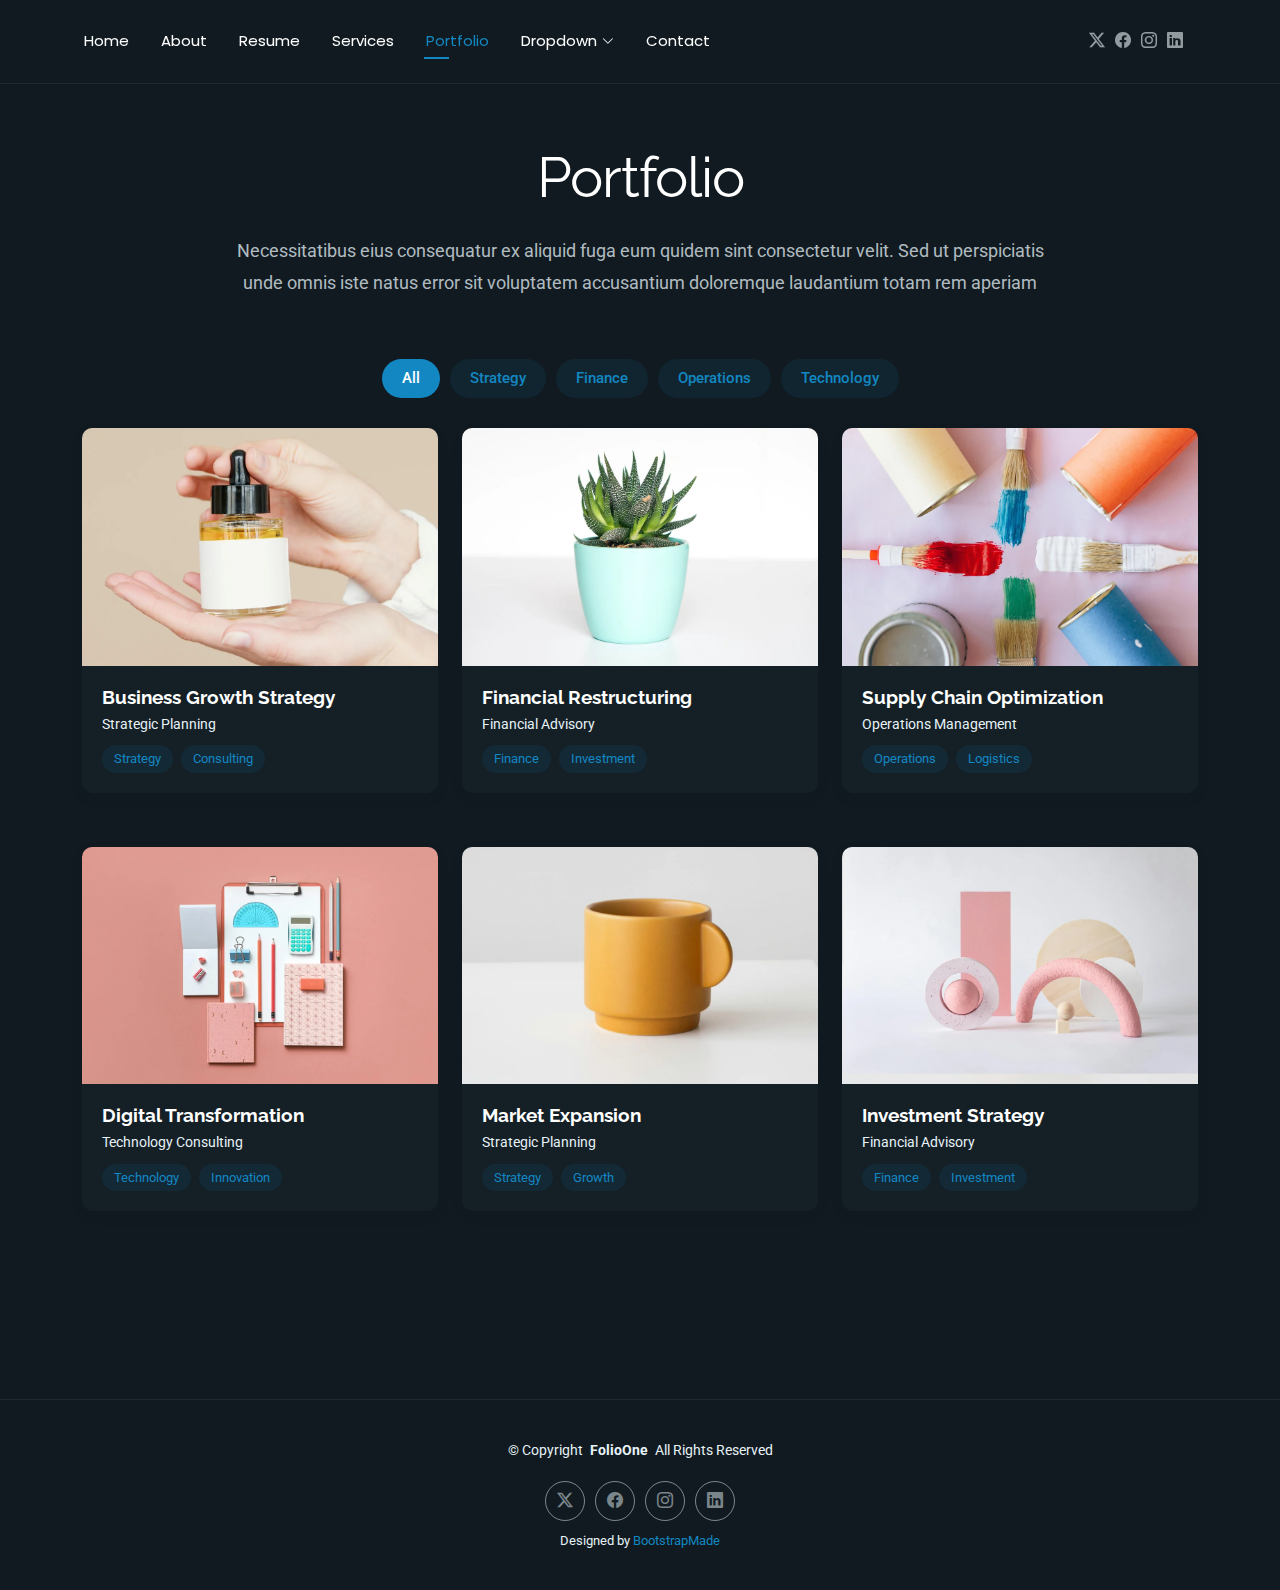
<file: FolioOne/portfolio.html>
<!DOCTYPE html>
<html lang="en">

<head>
  <meta charset="utf-8">
  <meta content="width=device-width, initial-scale=1.0" name="viewport">
  <title>Portfolio - FolioOne Bootstrap Template</title>
  <meta name="description" content="">
  <meta name="keywords" content="">

  <!-- Favicons -->
  <link href="assets/img/favicon.png" rel="icon">
  <link href="assets/img/apple-touch-icon.png" rel="apple-touch-icon">

  <!-- Fonts -->
  <link href="https://fonts.googleapis.com" rel="preconnect">
  <link href="https://fonts.gstatic.com" rel="preconnect" crossorigin>
  <link href="https://fonts.googleapis.com/css2?family=Roboto:ital,wght@0,100;0,300;0,400;0,500;0,700;0,900;1,100;1,300;1,400;1,500;1,700;1,900&family=Poppins:ital,wght@0,100;0,200;0,300;0,400;0,500;0,600;0,700;0,800;0,900;1,100;1,200;1,300;1,400;1,500;1,600;1,700;1,800;1,900&family=Raleway:ital,wght@0,100;0,200;0,300;0,400;0,500;0,600;0,700;0,800;0,900;1,100;1,200;1,300;1,400;1,500;1,600;1,700;1,800;1,900&display=swap" rel="stylesheet">

  <!-- Vendor CSS Files -->
  <link href="assets/vendor/bootstrap/css/bootstrap.min.css" rel="stylesheet">
  <link href="assets/vendor/bootstrap-icons/bootstrap-icons.css" rel="stylesheet">
  <link href="assets/vendor/aos/aos.css" rel="stylesheet">
  <link href="assets/vendor/swiper/swiper-bundle.min.css" rel="stylesheet">
  <link href="assets/vendor/glightbox/css/glightbox.min.css" rel="stylesheet">

  <!-- Main CSS File -->
  <link href="assets/css/main.css" rel="stylesheet">

  <!-- =======================================================
  * Template Name: FolioOne
  * Template URL: https://bootstrapmade.com/folioone-bootstrap-portfolio-website-template/
  * Updated: Aug 23 2025 with Bootstrap v5.3.7
  * Author: BootstrapMade.com
  * License: https://bootstrapmade.com/license/
  ======================================================== -->
</head>

<body class="portfolio-page">

  <header id="header" class="header d-flex align-items-center light-background sticky-top">
    <div class="container position-relative d-flex align-items-center justify-content-between">

      <!-- <a href="index.html" class="logo d-flex align-items-center me-auto me-xl-0">
      <img src="assets/img/logo.webp" alt="">
      <h1 class="sitename">FolioOne</h1> 
    </a> -->

      <nav id="navmenu" class="navmenu">
        <ul>
          <li><a href="index.html">Home</a></li>
          <li><a href="about.html">About</a></li>
          <li><a href="resume.html">Resume</a></li>
          <li><a href="services.html">Services</a></li>
          <li><a href="portfolio.html" class="active">Portfolio</a></li>
          <li class="dropdown"><a href="#"><span>Dropdown</span> <i class="bi bi-chevron-down toggle-dropdown"></i></a>
            <ul>
              <li><a href="#">Dropdown 1</a></li>
              <li class="dropdown"><a href="#"><span>Deep Dropdown</span> <i class="bi bi-chevron-down toggle-dropdown"></i></a>
                <ul>
                  <li><a href="#">Deep Dropdown 1</a></li>
                  <li><a href="#">Deep Dropdown 2</a></li>
                  <li><a href="#">Deep Dropdown 3</a></li>
                  <li><a href="#">Deep Dropdown 4</a></li>
                  <li><a href="#">Deep Dropdown 5</a></li>
                </ul>
              </li>
              <li><a href="#">Dropdown 2</a></li>
              <li><a href="#">Dropdown 3</a></li>
              <li><a href="#">Dropdown 4</a></li>
            </ul>
          </li>
          <li><a href="contact.html">Contact</a></li>
        </ul>
        <i class="mobile-nav-toggle d-xl-none bi bi-list"></i>
      </nav>

      <div class="header-social-links">
        <a href="#" class="twitter"><i class="bi bi-twitter-x"></i></a>
        <a href="#" class="facebook"><i class="bi bi-facebook"></i></a>
        <a href="#" class="instagram"><i class="bi bi-instagram"></i></a>
        <a href="#" class="linkedin"><i class="bi bi-linkedin"></i></a>
      </div>

    </div>
  </header>

  <main class="main">

    <!-- Portfolio Section -->
    <section id="portfolio" class="portfolio section">

      <!-- Section Title -->
      <div class="container section-title" data-aos="fade-up">
        <h2>Portfolio</h2>
        <p>Necessitatibus eius consequatur ex aliquid fuga eum quidem sint consectetur velit. Sed ut perspiciatis unde omnis iste natus error sit voluptatem accusantium doloremque laudantium totam rem aperiam</p>
      </div><!-- End Section Title -->

      <div class="container" data-aos="fade-up" data-aos-delay="100">

        <div class="isotope-layout" data-default-filter="*" data-layout="masonry" data-sort="original-order">
          <ul class="portfolio-filters isotope-filters" data-aos="fade-up" data-aos-delay="200">
            <li data-filter="*" class="filter-active">All</li>
            <li data-filter=".filter-strategy">Strategy</li>
            <li data-filter=".filter-finance">Finance</li>
            <li data-filter=".filter-operations">Operations</li>
            <li data-filter=".filter-technology">Technology</li>
          </ul><!-- End Portfolio Filters -->

          <div class="row gy-4 isotope-container" data-aos="fade-up" data-aos-delay="300">
            <div class="col-lg-4 col-md-6 portfolio-item isotope-item filter-strategy">
              <div class="portfolio-card">
                <div class="portfolio-img">
                  <img src="assets/img/portfolio/portfolio-1.webp" alt="Portfolio Item" class="img-fluid">
                  <div class="portfolio-overlay">
                    <a href="assets/img/portfolio/portfolio-1.webp" class="glightbox portfolio-lightbox"><i class="bi bi-plus"></i></a>
                    <a href="#" class="portfolio-details-link"><i class="bi bi-link"></i></a>
                  </div>
                </div>
                <div class="portfolio-info">
                  <h4>Business Growth Strategy</h4>
                  <p>Strategic Planning</p>
                  <div class="portfolio-tags">
                    <span>Strategy</span>
                    <span>Consulting</span>
                  </div>
                </div>
              </div>
            </div>

            <div class="col-lg-4 col-md-6 portfolio-item isotope-item filter-finance">
              <div class="portfolio-card">
                <div class="portfolio-img">
                  <img src="assets/img/portfolio/portfolio-2.webp" alt="Portfolio Item" class="img-fluid">
                  <div class="portfolio-overlay">
                    <a href="assets/img/portfolio/portfolio-2.webp" class="glightbox portfolio-lightbox"><i class="bi bi-plus"></i></a>
                    <a href="#" class="portfolio-details-link"><i class="bi bi-link"></i></a>
                  </div>
                </div>
                <div class="portfolio-info">
                  <h4>Financial Restructuring</h4>
                  <p>Financial Advisory</p>
                  <div class="portfolio-tags">
                    <span>Finance</span>
                    <span>Investment</span>
                  </div>
                </div>
              </div>
            </div>

            <div class="col-lg-4 col-md-6 portfolio-item isotope-item filter-operations">
              <div class="portfolio-card">
                <div class="portfolio-img">
                  <img src="assets/img/portfolio/portfolio-3.webp" alt="Portfolio Item" class="img-fluid">
                  <div class="portfolio-overlay">
                    <a href="assets/img/portfolio/portfolio-3.webp" class="glightbox portfolio-lightbox"><i class="bi bi-plus"></i></a>
                    <a href="#" class="portfolio-details-link"><i class="bi bi-link"></i></a>
                  </div>
                </div>
                <div class="portfolio-info">
                  <h4>Supply Chain Optimization</h4>
                  <p>Operations Management</p>
                  <div class="portfolio-tags">
                    <span>Operations</span>
                    <span>Logistics</span>
                  </div>
                </div>
              </div>
            </div>

            <div class="col-lg-4 col-md-6 portfolio-item isotope-item filter-technology">
              <div class="portfolio-card">
                <div class="portfolio-img">
                  <img src="assets/img/portfolio/portfolio-4.webp" alt="Portfolio Item" class="img-fluid">
                  <div class="portfolio-overlay">
                    <a href="assets/img/portfolio/portfolio-4.webp" class="glightbox portfolio-lightbox"><i class="bi bi-plus"></i></a>
                    <a href="#" class="portfolio-details-link"><i class="bi bi-link"></i></a>
                  </div>
                </div>
                <div class="portfolio-info">
                  <h4>Digital Transformation</h4>
                  <p>Technology Consulting</p>
                  <div class="portfolio-tags">
                    <span>Technology</span>
                    <span>Innovation</span>
                  </div>
                </div>
              </div>
            </div>

            <div class="col-lg-4 col-md-6 portfolio-item isotope-item filter-strategy">
              <div class="portfolio-card">
                <div class="portfolio-img">
                  <img src="assets/img/portfolio/portfolio-5.webp" alt="Portfolio Item" class="img-fluid">
                  <div class="portfolio-overlay">
                    <a href="assets/img/portfolio/portfolio-5.webp" class="glightbox portfolio-lightbox"><i class="bi bi-plus"></i></a>
                    <a href="#" class="portfolio-details-link"><i class="bi bi-link"></i></a>
                  </div>
                </div>
                <div class="portfolio-info">
                  <h4>Market Expansion</h4>
                  <p>Strategic Planning</p>
                  <div class="portfolio-tags">
                    <span>Strategy</span>
                    <span>Growth</span>
                  </div>
                </div>
              </div>
            </div>

            <div class="col-lg-4 col-md-6 portfolio-item isotope-item filter-finance">
              <div class="portfolio-card">
                <div class="portfolio-img">
                  <img src="assets/img/portfolio/portfolio-6.webp" alt="Portfolio Item" class="img-fluid">
                  <div class="portfolio-overlay">
                    <a href="assets/img/portfolio/portfolio-6.webp" class="glightbox portfolio-lightbox"><i class="bi bi-plus"></i></a>
                    <a href="#" class="portfolio-details-link"><i class="bi bi-link"></i></a>
                  </div>
                </div>
                <div class="portfolio-info">
                  <h4>Investment Strategy</h4>
                  <p>Financial Advisory</p>
                  <div class="portfolio-tags">
                    <span>Finance</span>
                    <span>Investment</span>
                  </div>
                </div>
              </div>
            </div>
          </div><!-- End Portfolio Items Container -->

        </div>

        <div class="text-center mt-5" data-aos="fade-up" data-aos-delay="400">
          <a href="#portfolio" class="btn btn-primary">View All Case Studies</a>
        </div>

      </div>

    </section><!-- /Portfolio Section -->

  </main>

  <footer id="footer" class="footer">

    <div class="container">
      <div class="copyright text-center ">
        <p>© <span>Copyright</span> <strong class="px-1 sitename">FolioOne</strong> <span>All Rights Reserved<br></span></p>
      </div>
      <div class="social-links d-flex justify-content-center">
        <a href=""><i class="bi bi-twitter-x"></i></a>
        <a href=""><i class="bi bi-facebook"></i></a>
        <a href=""><i class="bi bi-instagram"></i></a>
        <a href=""><i class="bi bi-linkedin"></i></a>
      </div>
      <div class="credits">
        <!-- All the links in the footer should remain intact. -->
        <!-- You can delete the links only if you've purchased the pro version. -->
        <!-- Licensing information: https://bootstrapmade.com/license/ -->
        <!-- Purchase the pro version with working PHP/AJAX contact form: [buy-url] -->
        Designed by <a href="https://bootstrapmade.com/">BootstrapMade</a>
      </div>
    </div>

  </footer>

  <!-- Scroll Top -->
  <a href="#" id="scroll-top" class="scroll-top d-flex align-items-center justify-content-center"><i class="bi bi-arrow-up-short"></i></a>

  <!-- Preloader -->
  <div id="preloader"></div>

  <!-- Vendor JS Files -->
  <script src="assets/vendor/bootstrap/js/bootstrap.bundle.min.js"></script>
  <script src="assets/vendor/php-email-form/validate.js"></script>
  <script src="assets/vendor/aos/aos.js"></script>
  <script src="assets/vendor/typed.js/typed.umd.js"></script>
  <script src="assets/vendor/waypoints/noframework.waypoints.js"></script>
  <script src="assets/vendor/purecounter/purecounter_vanilla.js"></script>
  <script src="assets/vendor/swiper/swiper-bundle.min.js"></script>
  <script src="assets/vendor/imagesloaded/imagesloaded.pkgd.min.js"></script>
  <script src="assets/vendor/isotope-layout/isotope.pkgd.min.js"></script>
  <script src="assets/vendor/glightbox/js/glightbox.min.js"></script>

  <!-- Main JS File -->
  <script src="assets/js/main.js"></script>

</body>

</html>
</file>
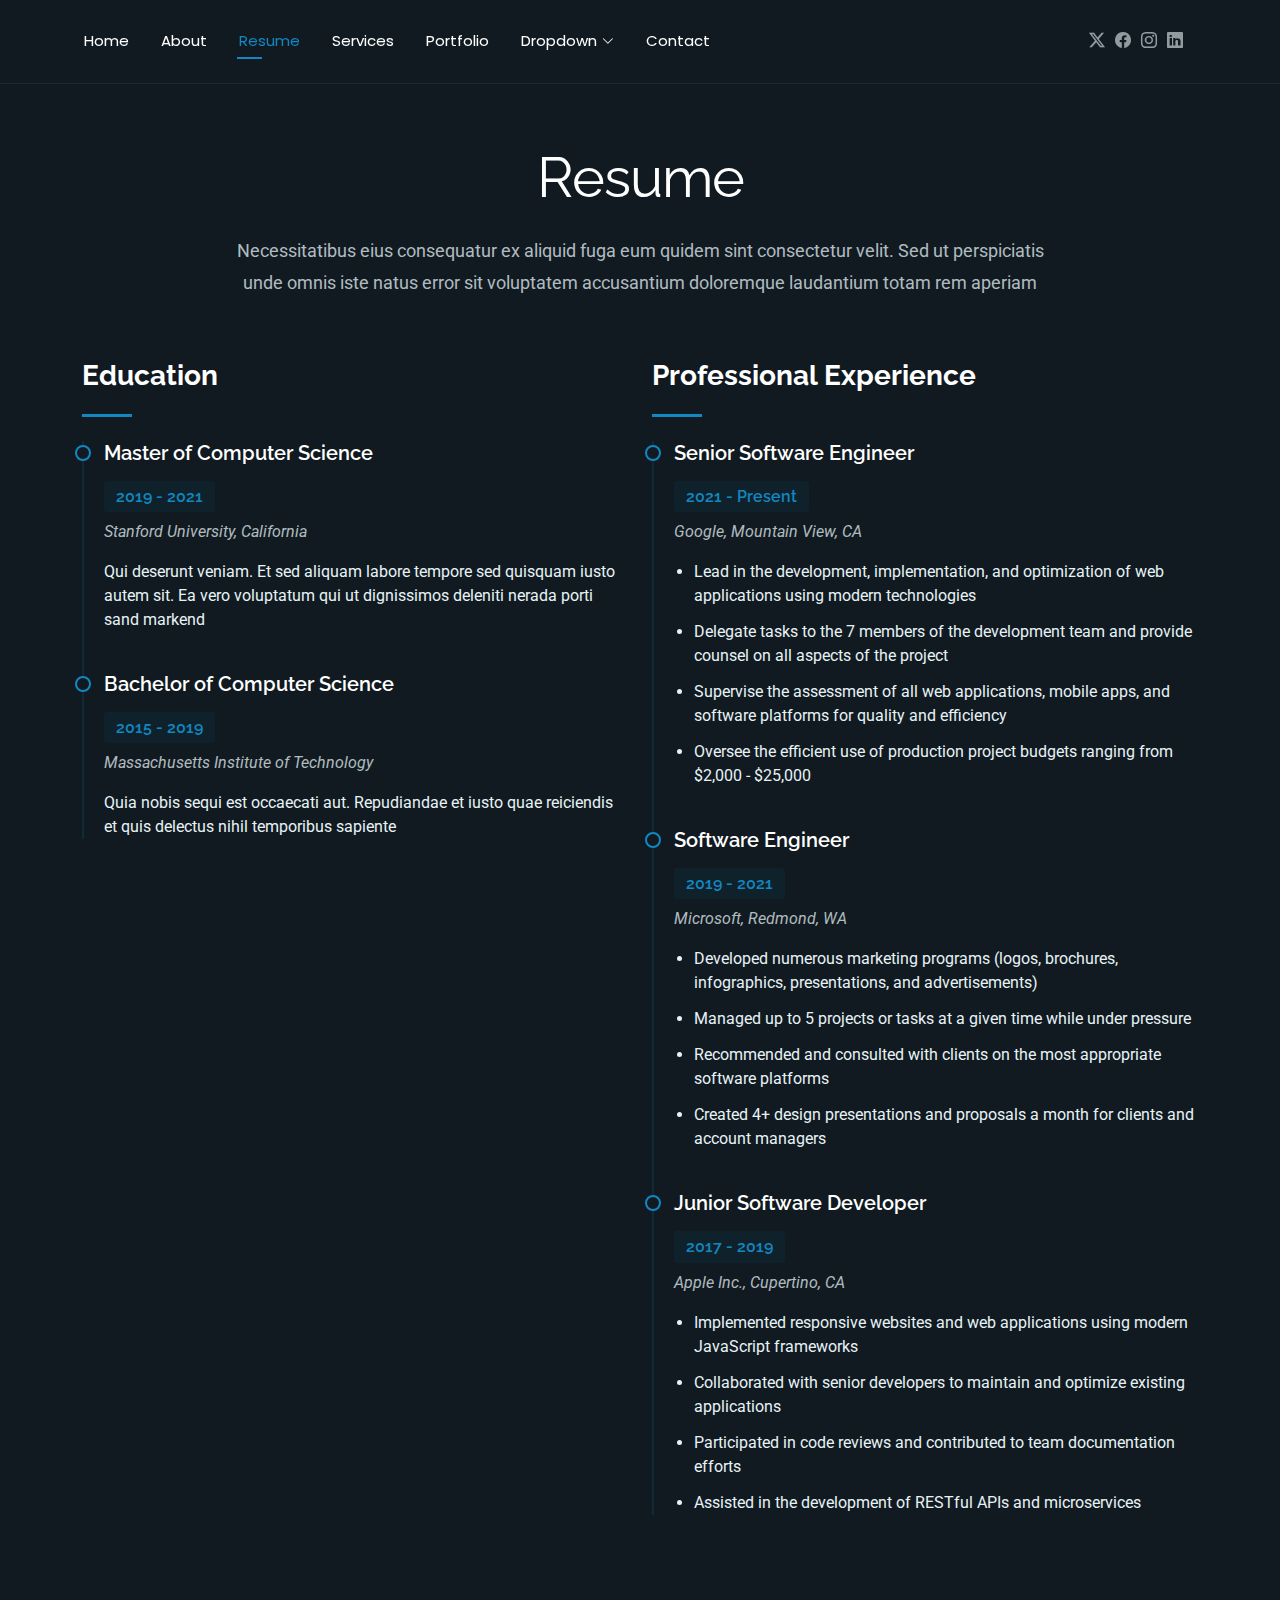
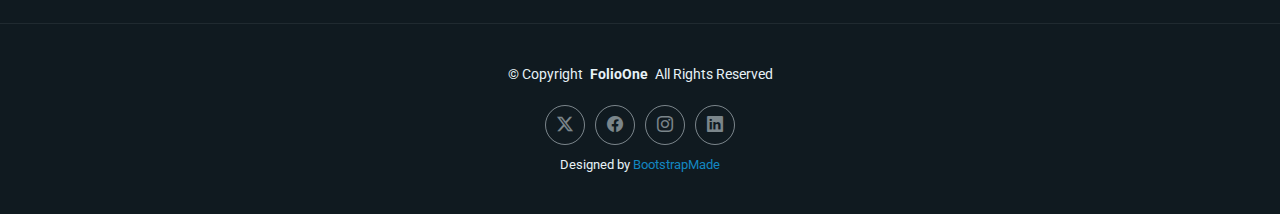
<file: FolioOne/resume.html>
<!DOCTYPE html>
<html lang="en">

<head>
  <meta charset="utf-8">
  <meta content="width=device-width, initial-scale=1.0" name="viewport">
  <title>Resume - FolioOne Bootstrap Template</title>
  <meta name="description" content="">
  <meta name="keywords" content="">

  <!-- Favicons -->
  <link href="assets/img/favicon.png" rel="icon">
  <link href="assets/img/apple-touch-icon.png" rel="apple-touch-icon">

  <!-- Fonts -->
  <link href="https://fonts.googleapis.com" rel="preconnect">
  <link href="https://fonts.gstatic.com" rel="preconnect" crossorigin>
  <link href="https://fonts.googleapis.com/css2?family=Roboto:ital,wght@0,100;0,300;0,400;0,500;0,700;0,900;1,100;1,300;1,400;1,500;1,700;1,900&family=Poppins:ital,wght@0,100;0,200;0,300;0,400;0,500;0,600;0,700;0,800;0,900;1,100;1,200;1,300;1,400;1,500;1,600;1,700;1,800;1,900&family=Raleway:ital,wght@0,100;0,200;0,300;0,400;0,500;0,600;0,700;0,800;0,900;1,100;1,200;1,300;1,400;1,500;1,600;1,700;1,800;1,900&display=swap" rel="stylesheet">

  <!-- Vendor CSS Files -->
  <link href="assets/vendor/bootstrap/css/bootstrap.min.css" rel="stylesheet">
  <link href="assets/vendor/bootstrap-icons/bootstrap-icons.css" rel="stylesheet">
  <link href="assets/vendor/aos/aos.css" rel="stylesheet">
  <link href="assets/vendor/swiper/swiper-bundle.min.css" rel="stylesheet">
  <link href="assets/vendor/glightbox/css/glightbox.min.css" rel="stylesheet">

  <!-- Main CSS File -->
  <link href="assets/css/main.css" rel="stylesheet">

  <!-- =======================================================
  * Template Name: FolioOne
  * Template URL: https://bootstrapmade.com/folioone-bootstrap-portfolio-website-template/
  * Updated: Aug 23 2025 with Bootstrap v5.3.7
  * Author: BootstrapMade.com
  * License: https://bootstrapmade.com/license/
  ======================================================== -->
</head>

<body class="resume-page">

  <header id="header" class="header d-flex align-items-center light-background sticky-top">
    <div class="container position-relative d-flex align-items-center justify-content-between">

      <!-- <a href="index.html" class="logo d-flex align-items-center me-auto me-xl-0">
      <img src="assets/img/logo.webp" alt="">
      <h1 class="sitename">FolioOne</h1> 
    </a> -->

      <nav id="navmenu" class="navmenu">
        <ul>
          <li><a href="index.html">Home</a></li>
          <li><a href="about.html">About</a></li>
          <li><a href="resume.html" class="active">Resume</a></li>
          <li><a href="services.html">Services</a></li>
          <li><a href="portfolio.html">Portfolio</a></li>
          <li class="dropdown"><a href="#"><span>Dropdown</span> <i class="bi bi-chevron-down toggle-dropdown"></i></a>
            <ul>
              <li><a href="#">Dropdown 1</a></li>
              <li class="dropdown"><a href="#"><span>Deep Dropdown</span> <i class="bi bi-chevron-down toggle-dropdown"></i></a>
                <ul>
                  <li><a href="#">Deep Dropdown 1</a></li>
                  <li><a href="#">Deep Dropdown 2</a></li>
                  <li><a href="#">Deep Dropdown 3</a></li>
                  <li><a href="#">Deep Dropdown 4</a></li>
                  <li><a href="#">Deep Dropdown 5</a></li>
                </ul>
              </li>
              <li><a href="#">Dropdown 2</a></li>
              <li><a href="#">Dropdown 3</a></li>
              <li><a href="#">Dropdown 4</a></li>
            </ul>
          </li>
          <li><a href="contact.html">Contact</a></li>
        </ul>
        <i class="mobile-nav-toggle d-xl-none bi bi-list"></i>
      </nav>

      <div class="header-social-links">
        <a href="#" class="twitter"><i class="bi bi-twitter-x"></i></a>
        <a href="#" class="facebook"><i class="bi bi-facebook"></i></a>
        <a href="#" class="instagram"><i class="bi bi-instagram"></i></a>
        <a href="#" class="linkedin"><i class="bi bi-linkedin"></i></a>
      </div>

    </div>
  </header>

  <main class="main">

    <!-- Resume Section -->
    <section id="resume" class="resume section">

      <!-- Section Title -->
      <div class="container section-title" data-aos="fade-up">
        <h2>Resume</h2>
        <p>Necessitatibus eius consequatur ex aliquid fuga eum quidem sint consectetur velit. Sed ut perspiciatis unde omnis iste natus error sit voluptatem accusantium doloremque laudantium totam rem aperiam</p>
      </div><!-- End Section Title -->

      <div class="container" data-aos="fade-up" data-aos-delay="100">

        <div class="row">
          <div class="col-lg-6">

            <!-- Education Section -->
            <div class="resume-item" data-aos="fade-up">
              <h3 class="resume-title">Education</h3>

              <div class="resume-content">
                <article class="education-item">
                  <h4>Master of Computer Science</h4>
                  <h5>2019 - 2021</h5>
                  <p class="institution"><em>Stanford University, California</em></p>
                  <p>Qui deserunt veniam. Et sed aliquam labore tempore sed quisquam iusto autem sit. Ea vero voluptatum qui ut dignissimos deleniti nerada porti sand markend</p>
                </article>

                <article class="education-item">
                  <h4>Bachelor of Computer Science</h4>
                  <h5>2015 - 2019</h5>
                  <p class="institution"><em>Massachusetts Institute of Technology</em></p>
                  <p>Quia nobis sequi est occaecati aut. Repudiandae et iusto quae reiciendis et quis delectus nihil temporibus sapiente</p>
                </article>
              </div>
            </div><!-- End Education Section -->

            <!-- Professional Skills Section -->
            <div class="resume-item skills-animation" data-aos="fade-up">
              <h3 class="resume-title">Professional Skills</h3>

              <div class="resume-content">
                <div class="skill-item">
                  <h4>Frontend Development</h4>
                  <div class="progress">
                    <div class="progress-bar" role="progressbar" aria-valuenow="95" aria-valuemin="0" aria-valuemax="100"></div>
                  </div>
                </div>

                <div class="skill-item">
                  <h4>Backend Development</h4>
                  <div class="progress">
                    <div class="progress-bar" role="progressbar" aria-valuenow="85" aria-valuemin="0" aria-valuemax="100"></div>
                  </div>
                </div>

                <div class="skill-item">
                  <h4>UI/UX Design</h4>
                  <div class="progress">
                    <div class="progress-bar" role="progressbar" aria-valuenow="90" aria-valuemin="0" aria-valuemax="100"></div>
                  </div>
                </div>

                <div class="skill-item">
                  <h4>Project Management</h4>
                  <div class="progress">
                    <div class="progress-bar" role="progressbar" aria-valuenow="80" aria-valuemin="0" aria-valuemax="100"></div>
                  </div>
                </div>
              </div>
            </div><!-- End Professional Skills Section -->
          </div>

          <div class="col-lg-6">
            <!-- Experience Section -->
            <div class="resume-item" data-aos="fade-up" data-aos-delay="100">
              <h3 class="resume-title">Professional Experience</h3>

              <div class="resume-content">
                <article class="experience-item">
                  <h4>Senior Software Engineer</h4>
                  <h5>2021 - Present</h5>
                  <p class="company"><em>Google, Mountain View, CA</em></p>
                  <ul>
                    <li>Lead in the development, implementation, and optimization of web applications using modern technologies</li>
                    <li>Delegate tasks to the 7 members of the development team and provide counsel on all aspects of the project</li>
                    <li>Supervise the assessment of all web applications, mobile apps, and software platforms for quality and efficiency</li>
                    <li>Oversee the efficient use of production project budgets ranging from $2,000 - $25,000</li>
                  </ul>
                </article>

                <article class="experience-item">
                  <h4>Software Engineer</h4>
                  <h5>2019 - 2021</h5>
                  <p class="company"><em>Microsoft, Redmond, WA</em></p>
                  <ul>
                    <li>Developed numerous marketing programs (logos, brochures, infographics, presentations, and advertisements)</li>
                    <li>Managed up to 5 projects or tasks at a given time while under pressure</li>
                    <li>Recommended and consulted with clients on the most appropriate software platforms</li>
                    <li>Created 4+ design presentations and proposals a month for clients and account managers</li>
                  </ul>
                </article>

                <article class="experience-item">
                  <h4>Junior Software Developer</h4>
                  <h5>2017 - 2019</h5>
                  <p class="company"><em>Apple Inc., Cupertino, CA</em></p>
                  <ul>
                    <li>Implemented responsive websites and web applications using modern JavaScript frameworks</li>
                    <li>Collaborated with senior developers to maintain and optimize existing applications</li>
                    <li>Participated in code reviews and contributed to team documentation efforts</li>
                    <li>Assisted in the development of RESTful APIs and microservices</li>
                  </ul>
                </article>
              </div>
            </div><!-- End Experience Section -->
          </div>
        </div>

      </div>

    </section><!-- /Resume Section -->

  </main>

  <footer id="footer" class="footer">

    <div class="container">
      <div class="copyright text-center ">
        <p>© <span>Copyright</span> <strong class="px-1 sitename">FolioOne</strong> <span>All Rights Reserved<br></span></p>
      </div>
      <div class="social-links d-flex justify-content-center">
        <a href=""><i class="bi bi-twitter-x"></i></a>
        <a href=""><i class="bi bi-facebook"></i></a>
        <a href=""><i class="bi bi-instagram"></i></a>
        <a href=""><i class="bi bi-linkedin"></i></a>
      </div>
      <div class="credits">
        <!-- All the links in the footer should remain intact. -->
        <!-- You can delete the links only if you've purchased the pro version. -->
        <!-- Licensing information: https://bootstrapmade.com/license/ -->
        <!-- Purchase the pro version with working PHP/AJAX contact form: [buy-url] -->
        Designed by <a href="https://bootstrapmade.com/">BootstrapMade</a>
      </div>
    </div>

  </footer>

  <!-- Scroll Top -->
  <a href="#" id="scroll-top" class="scroll-top d-flex align-items-center justify-content-center"><i class="bi bi-arrow-up-short"></i></a>

  <!-- Preloader -->
  <div id="preloader"></div>

  <!-- Vendor JS Files -->
  <script src="assets/vendor/bootstrap/js/bootstrap.bundle.min.js"></script>
  <script src="assets/vendor/php-email-form/validate.js"></script>
  <script src="assets/vendor/aos/aos.js"></script>
  <script src="assets/vendor/typed.js/typed.umd.js"></script>
  <script src="assets/vendor/waypoints/noframework.waypoints.js"></script>
  <script src="assets/vendor/purecounter/purecounter_vanilla.js"></script>
  <script src="assets/vendor/swiper/swiper-bundle.min.js"></script>
  <script src="assets/vendor/imagesloaded/imagesloaded.pkgd.min.js"></script>
  <script src="assets/vendor/isotope-layout/isotope.pkgd.min.js"></script>
  <script src="assets/vendor/glightbox/js/glightbox.min.js"></script>

  <!-- Main JS File -->
  <script src="assets/js/main.js"></script>

</body>

</html>
</file>
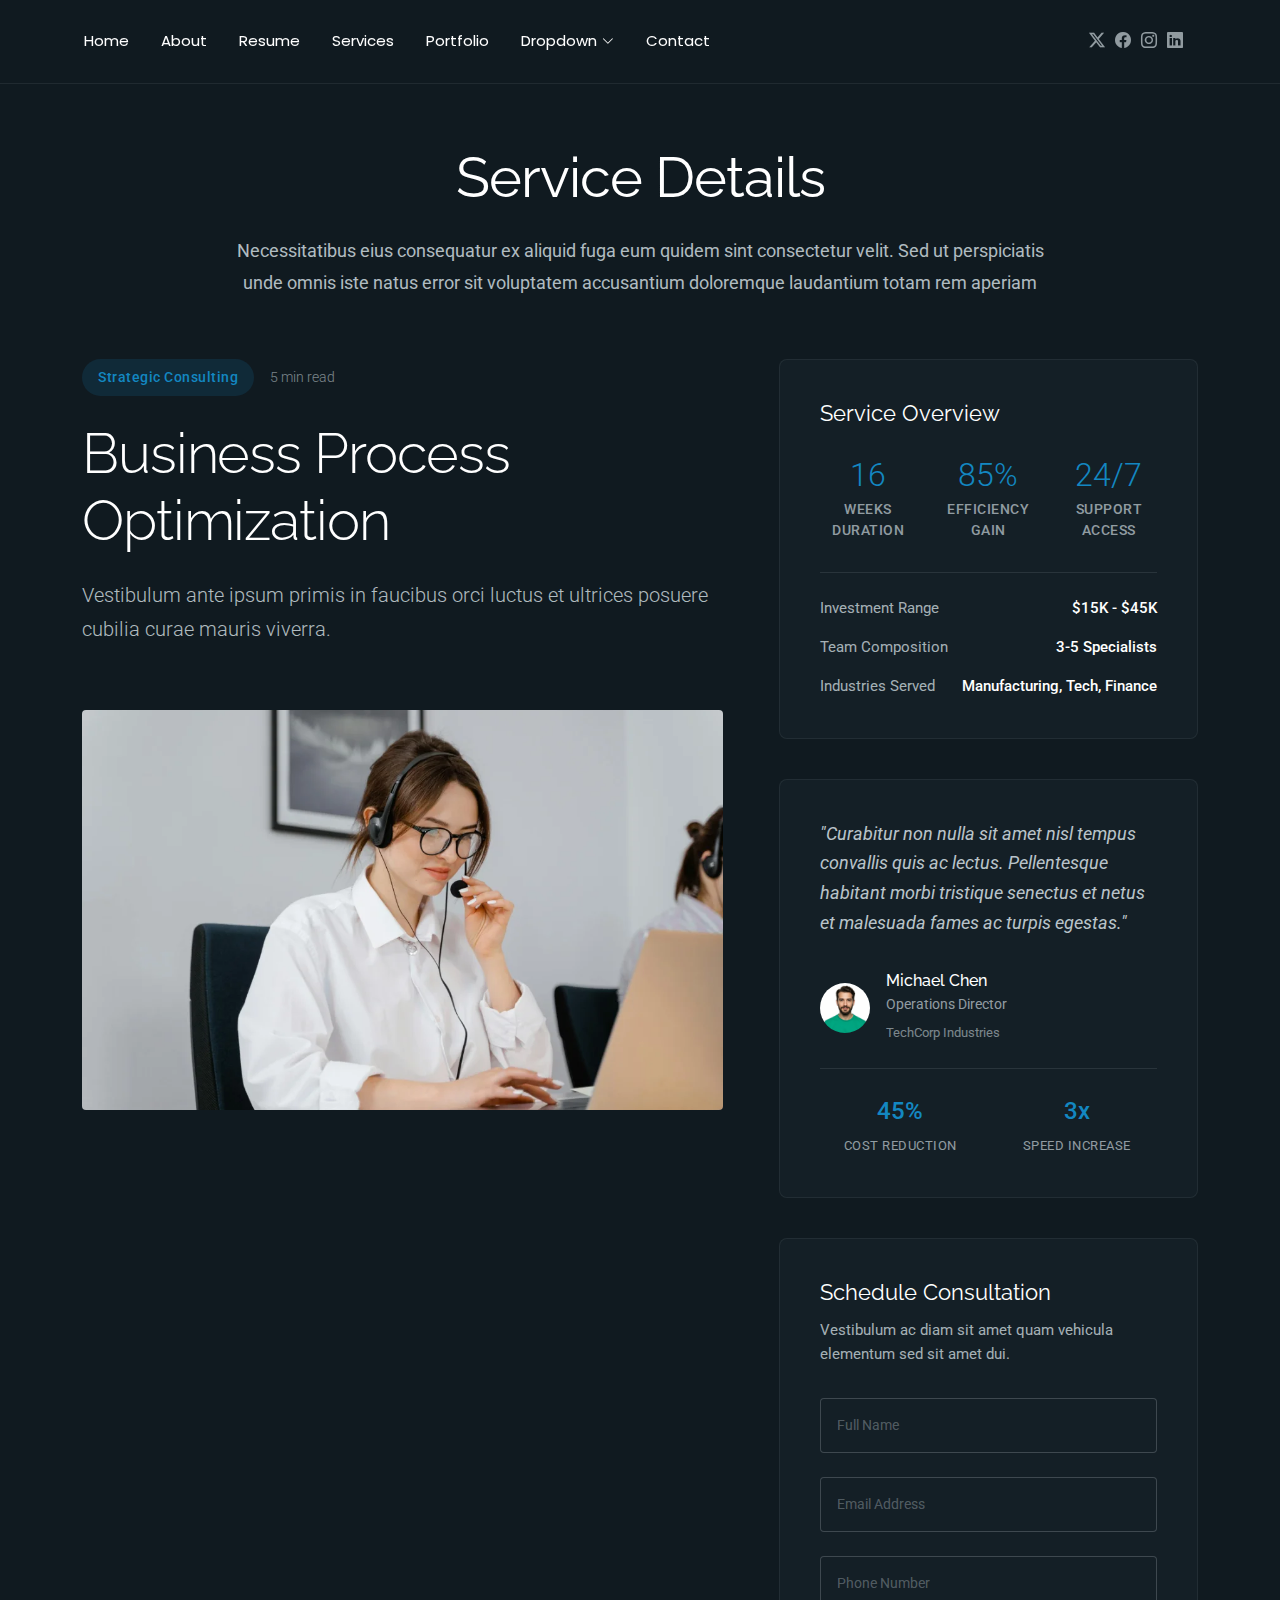
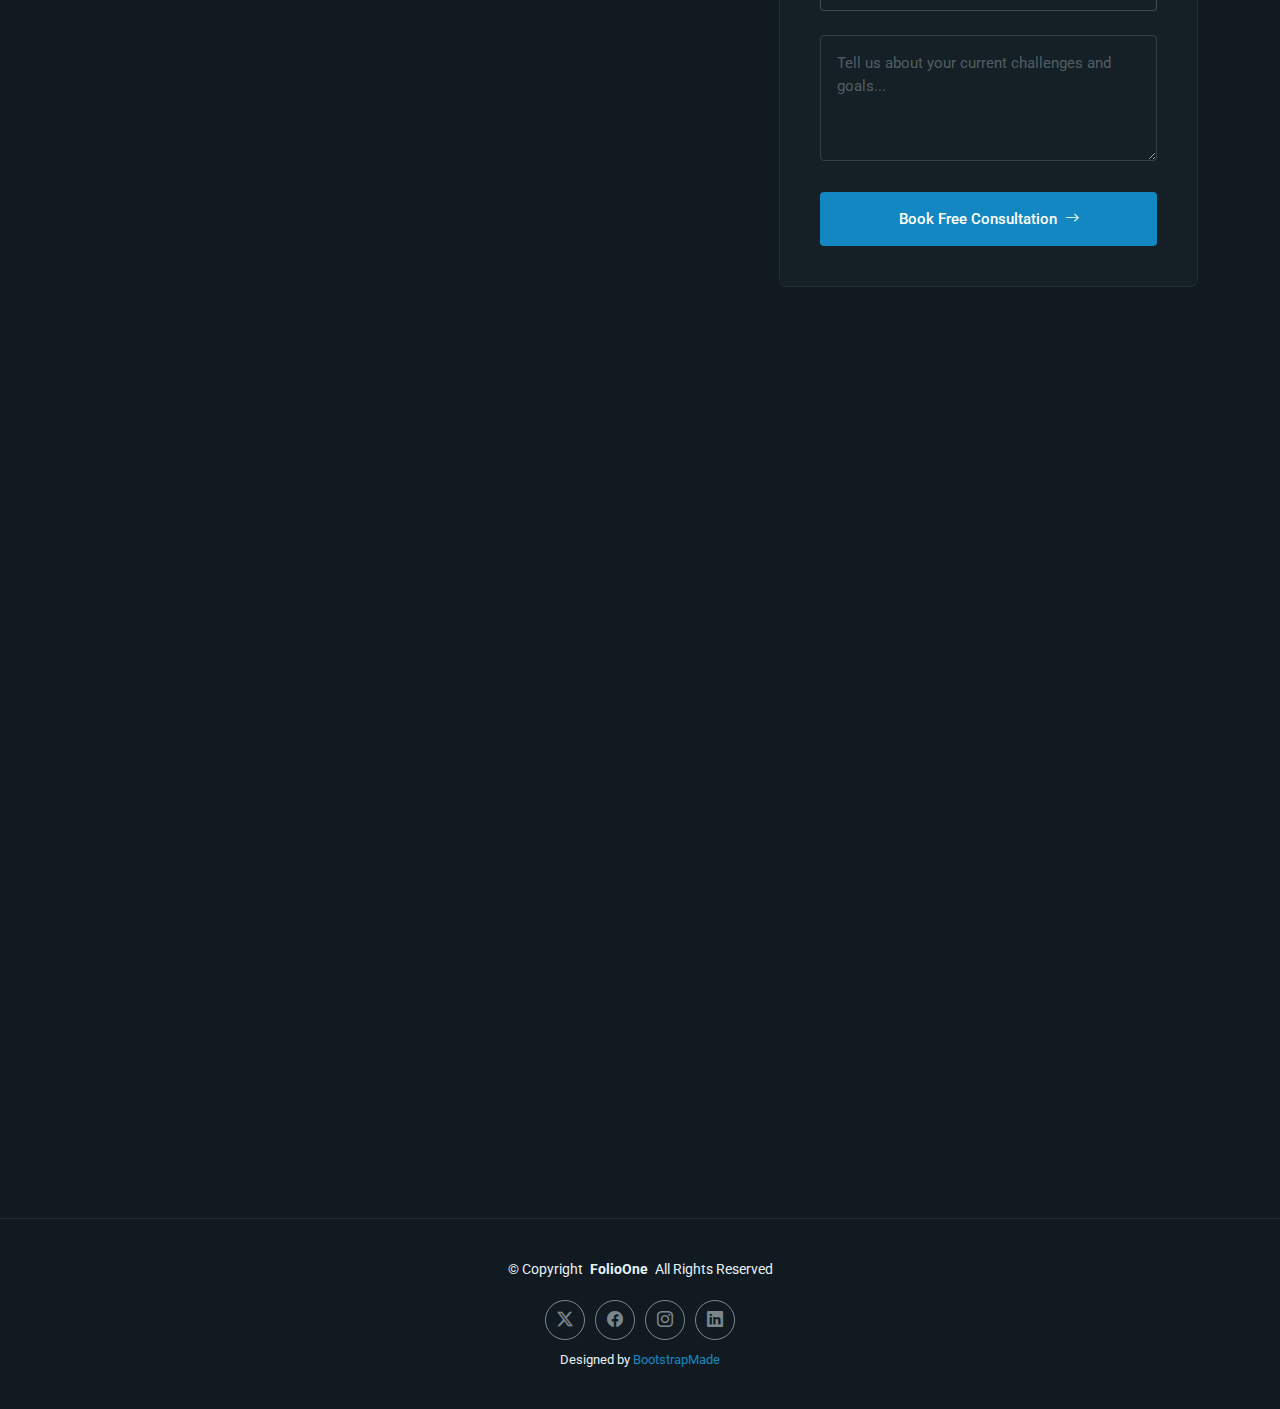
<file: FolioOne/service-details.html>
<!DOCTYPE html>
<html lang="en">

<head>
  <meta charset="utf-8">
  <meta content="width=device-width, initial-scale=1.0" name="viewport">
  <title>Service Details - FolioOne Bootstrap Template</title>
  <meta name="description" content="">
  <meta name="keywords" content="">

  <!-- Favicons -->
  <link href="assets/img/favicon.png" rel="icon">
  <link href="assets/img/apple-touch-icon.png" rel="apple-touch-icon">

  <!-- Fonts -->
  <link href="https://fonts.googleapis.com" rel="preconnect">
  <link href="https://fonts.gstatic.com" rel="preconnect" crossorigin>
  <link href="https://fonts.googleapis.com/css2?family=Roboto:ital,wght@0,100;0,300;0,400;0,500;0,700;0,900;1,100;1,300;1,400;1,500;1,700;1,900&family=Poppins:ital,wght@0,100;0,200;0,300;0,400;0,500;0,600;0,700;0,800;0,900;1,100;1,200;1,300;1,400;1,500;1,600;1,700;1,800;1,900&family=Raleway:ital,wght@0,100;0,200;0,300;0,400;0,500;0,600;0,700;0,800;0,900;1,100;1,200;1,300;1,400;1,500;1,600;1,700;1,800;1,900&display=swap" rel="stylesheet">

  <!-- Vendor CSS Files -->
  <link href="assets/vendor/bootstrap/css/bootstrap.min.css" rel="stylesheet">
  <link href="assets/vendor/bootstrap-icons/bootstrap-icons.css" rel="stylesheet">
  <link href="assets/vendor/aos/aos.css" rel="stylesheet">
  <link href="assets/vendor/swiper/swiper-bundle.min.css" rel="stylesheet">
  <link href="assets/vendor/glightbox/css/glightbox.min.css" rel="stylesheet">

  <!-- Main CSS File -->
  <link href="assets/css/main.css" rel="stylesheet">

  <!-- =======================================================
  * Template Name: FolioOne
  * Template URL: https://bootstrapmade.com/folioone-bootstrap-portfolio-website-template/
  * Updated: Aug 23 2025 with Bootstrap v5.3.7
  * Author: BootstrapMade.com
  * License: https://bootstrapmade.com/license/
  ======================================================== -->
</head>

<body class="service-details-page">

  <header id="header" class="header d-flex align-items-center light-background sticky-top">
    <div class="container position-relative d-flex align-items-center justify-content-between">

      <!-- <a href="index.html" class="logo d-flex align-items-center me-auto me-xl-0">
      <img src="assets/img/logo.webp" alt="">
      <h1 class="sitename">FolioOne</h1> 
    </a> -->

      <nav id="navmenu" class="navmenu">
        <ul>
          <li><a href="index.html">Home</a></li>
          <li><a href="about.html">About</a></li>
          <li><a href="resume.html">Resume</a></li>
          <li><a href="services.html">Services</a></li>
          <li><a href="portfolio.html">Portfolio</a></li>
          <li class="dropdown"><a href="#"><span>Dropdown</span> <i class="bi bi-chevron-down toggle-dropdown"></i></a>
            <ul>
              <li><a href="#">Dropdown 1</a></li>
              <li class="dropdown"><a href="#"><span>Deep Dropdown</span> <i class="bi bi-chevron-down toggle-dropdown"></i></a>
                <ul>
                  <li><a href="#">Deep Dropdown 1</a></li>
                  <li><a href="#">Deep Dropdown 2</a></li>
                  <li><a href="#">Deep Dropdown 3</a></li>
                  <li><a href="#">Deep Dropdown 4</a></li>
                  <li><a href="#">Deep Dropdown 5</a></li>
                </ul>
              </li>
              <li><a href="#">Dropdown 2</a></li>
              <li><a href="#">Dropdown 3</a></li>
              <li><a href="#">Dropdown 4</a></li>
            </ul>
          </li>
          <li><a href="contact.html">Contact</a></li>
        </ul>
        <i class="mobile-nav-toggle d-xl-none bi bi-list"></i>
      </nav>

      <div class="header-social-links">
        <a href="#" class="twitter"><i class="bi bi-twitter-x"></i></a>
        <a href="#" class="facebook"><i class="bi bi-facebook"></i></a>
        <a href="#" class="instagram"><i class="bi bi-instagram"></i></a>
        <a href="#" class="linkedin"><i class="bi bi-linkedin"></i></a>
      </div>

    </div>
  </header>

  <main class="main">

    <!-- Service Details Section -->
    <section id="service-details" class="service-details section">

      <!-- Section Title -->
      <div class="container section-title" data-aos="fade-up">
        <h2>Service Details</h2>
        <p>Necessitatibus eius consequatur ex aliquid fuga eum quidem sint consectetur velit. Sed ut perspiciatis unde omnis iste natus error sit voluptatem accusantium doloremque laudantium totam rem aperiam</p>
      </div><!-- End Section Title -->

      <div class="container" data-aos="fade-up" data-aos-delay="100">

        <div class="row">

          <!-- Main Content Area -->
          <div class="col-lg-7">

            <!-- Hero Service Introduction -->
            <div class="service-hero" data-aos="fade-up" data-aos-delay="100">
              <div class="service-meta">
                <span class="service-category">Strategic Consulting</span>
                <span class="reading-time">5 min read</span>
              </div>
              <h1>Business Process Optimization</h1>
              <p class="service-description">Vestibulum ante ipsum primis in faucibus orci luctus et ultrices posuere cubilia curae mauris viverra.</p>
            </div>

            <!-- Service Visual -->
            <div class="service-visual" data-aos="zoom-in" data-aos-delay="200">
              <img src="assets/img/services/services-7.webp" alt="Business Process Optimization" class="img-fluid">
            </div>

            <!-- Service Content -->
            <div class="service-narrative" data-aos="fade-up" data-aos-delay="300">
              <h3>Transform Your Operations</h3>
              <p>Donec rutrum congue leo eget malesuada. Vivamus magna justo, lacinia eget consectetur sed, convallis at tellus. Mauris blandit aliquet elit, eget tincidunt nibh pulvinar a. Cras ultricies ligula sed magna dictum porta.</p>

              <p>Sed porttitor lectus nibh. Vestibulum ac diam sit amet quam vehicula elementum sed sit amet dui. Pellentesque habitant morbi tristique senectus et netus et malesuada fames ac turpis egestas. Donec sollicitudin molestie malesuada.</p>

              <!-- Key Benefits Grid -->
              <div class="benefits-grid" data-aos="fade-up" data-aos-delay="400">
                <div class="benefit-card">
                  <div class="benefit-icon">
                    <i class="bi bi-lightning-charge"></i>
                  </div>
                  <h4>Efficiency Boost</h4>
                  <p>Curabitur arcu erat accumsan id imperdiet et porttitor at sem.</p>
                </div>

                <div class="benefit-card">
                  <div class="benefit-icon">
                    <i class="bi bi-shield-check"></i>
                  </div>
                  <h4>Risk Mitigation</h4>
                  <p>Pellentesque in ipsum id orci porta dapibus vestibulum ante ipsum.</p>
                </div>

                <div class="benefit-card">
                  <div class="benefit-icon">
                    <i class="bi bi-graph-up"></i>
                  </div>
                  <h4>Growth Acceleration</h4>
                  <p>Vivamus suscipit tortor eget felis porttitor volutpat mauris blandit.</p>
                </div>

                <div class="benefit-card">
                  <div class="benefit-icon">
                    <i class="bi bi-people"></i>
                  </div>
                  <h4>Team Alignment</h4>
                  <p>Donec rutrum congue leo eget malesuada vivamus magna justo lacinia.</p>
                </div>
              </div>

            </div>

            <!-- Implementation Timeline -->
            <div class="timeline-section" data-aos="fade-up" data-aos-delay="500">
              <h3>Implementation Journey</h3>
              <div class="timeline">
                <div class="timeline-item">
                  <div class="timeline-marker">
                    <span>1</span>
                  </div>
                  <div class="timeline-content">
                    <h4>Discovery &amp; Assessment</h4>
                    <p>Comprehensive analysis of current processes and identification of optimization opportunities.</p>
                    <small>Week 1-2</small>
                  </div>
                </div>

                <div class="timeline-item">
                  <div class="timeline-marker">
                    <span>2</span>
                  </div>
                  <div class="timeline-content">
                    <h4>Strategic Planning</h4>
                    <p>Development of customized optimization roadmap with clear milestones and success metrics.</p>
                    <small>Week 3-4</small>
                  </div>
                </div>

                <div class="timeline-item">
                  <div class="timeline-marker">
                    <span>3</span>
                  </div>
                  <div class="timeline-content">
                    <h4>Implementation</h4>
                    <p>Systematic rollout of process improvements with continuous monitoring and adjustment.</p>
                    <small>Week 5-12</small>
                  </div>
                </div>

                <div class="timeline-item">
                  <div class="timeline-marker">
                    <span>4</span>
                  </div>
                  <div class="timeline-content">
                    <h4>Optimization &amp; Scale</h4>
                    <p>Fine-tuning of implemented solutions and preparation for organization-wide scaling.</p>
                    <small>Week 13-16</small>
                  </div>
                </div>
              </div>
            </div>

          </div><!-- End Main Content -->

          <!-- Service Sidebar -->
          <div class="col-lg-5">
            <div class="service-sidebar" data-aos="fade-up" data-aos-delay="200">

              <!-- Service Overview Card -->
              <div class="overview-card">
                <div class="overview-header">
                  <h4>Service Overview</h4>
                </div>
                <div class="overview-stats">
                  <div class="stat-item">
                    <div class="stat-number">16</div>
                    <div class="stat-label">Weeks Duration</div>
                  </div>
                  <div class="stat-item">
                    <div class="stat-number">85%</div>
                    <div class="stat-label">Efficiency Gain</div>
                  </div>
                  <div class="stat-item">
                    <div class="stat-number">24/7</div>
                    <div class="stat-label">Support Access</div>
                  </div>
                </div>

                <div class="overview-details">
                  <div class="detail-row">
                    <span class="detail-label">Investment Range</span>
                    <span class="detail-value">$15K - $45K</span>
                  </div>
                  <div class="detail-row">
                    <span class="detail-label">Team Composition</span>
                    <span class="detail-value">3-5 Specialists</span>
                  </div>
                  <div class="detail-row">
                    <span class="detail-label">Industries Served</span>
                    <span class="detail-value">Manufacturing, Tech, Finance</span>
                  </div>
                </div>
              </div>

              <!-- Client Success Story -->
              <div class="success-story">
                <div class="story-quote">
                  <p>"Curabitur non nulla sit amet nisl tempus convallis quis ac lectus. Pellentesque habitant morbi tristique senectus et netus et malesuada fames ac turpis egestas."</p>
                </div>
                <div class="story-author">
                  <img src="assets/img/person/person-m-8.webp" alt="Michael Chen" class="author-avatar">
                  <div class="author-details">
                    <h5>Michael Chen</h5>
                    <span>Operations Director</span>
                    <small>TechCorp Industries</small>
                  </div>
                </div>
                <div class="story-metrics">
                  <div class="metric">
                    <span class="metric-value">45%</span>
                    <span class="metric-label">Cost Reduction</span>
                  </div>
                  <div class="metric">
                    <span class="metric-value">3x</span>
                    <span class="metric-label">Speed Increase</span>
                  </div>
                </div>
              </div>

              <!-- Consultation Form -->
              <div class="consultation-form">
                <div class="form-header">
                  <h4>Schedule Consultation</h4>
                  <p>Vestibulum ac diam sit amet quam vehicula elementum sed sit amet dui.</p>
                </div>

                <form action="forms/consultation.php" method="post" class="php-email-form">
                  <div class="form-group">
                    <input type="text" name="name" class="form-input" placeholder="Full Name" required="">
                  </div>

                  <div class="form-group">
                    <input type="email" name="email" class="form-input" placeholder="Email Address" required="">
                  </div>

                  <div class="form-group">
                    <input type="tel" name="phone" class="form-input" placeholder="Phone Number">
                  </div>

                  <input type="hidden" name="subject" value="Business Process Optimization Consultation">

                  <div class="form-group">
                    <textarea name="message" class="form-input" rows="4" placeholder="Tell us about your current challenges and goals..." required=""></textarea>
                  </div>

                  <div class="loading">Loading</div>
                  <div class="error-message"></div>
                  <div class="sent-message">Your consultation request has been sent. Thank you!</div>

                  <button type="submit" class="btn-consultation">
                    <span>Book Free Consultation</span>
                    <i class="bi bi-arrow-right"></i>
                  </button>
                </form>
              </div>

            </div>
          </div><!-- End Sidebar -->

        </div>

      </div>

    </section><!-- /Service Details Section -->

  </main>

  <footer id="footer" class="footer">

    <div class="container">
      <div class="copyright text-center ">
        <p>© <span>Copyright</span> <strong class="px-1 sitename">FolioOne</strong> <span>All Rights Reserved<br></span></p>
      </div>
      <div class="social-links d-flex justify-content-center">
        <a href=""><i class="bi bi-twitter-x"></i></a>
        <a href=""><i class="bi bi-facebook"></i></a>
        <a href=""><i class="bi bi-instagram"></i></a>
        <a href=""><i class="bi bi-linkedin"></i></a>
      </div>
      <div class="credits">
        <!-- All the links in the footer should remain intact. -->
        <!-- You can delete the links only if you've purchased the pro version. -->
        <!-- Licensing information: https://bootstrapmade.com/license/ -->
        <!-- Purchase the pro version with working PHP/AJAX contact form: [buy-url] -->
        Designed by <a href="https://bootstrapmade.com/">BootstrapMade</a>
      </div>
    </div>

  </footer>

  <!-- Scroll Top -->
  <a href="#" id="scroll-top" class="scroll-top d-flex align-items-center justify-content-center"><i class="bi bi-arrow-up-short"></i></a>

  <!-- Preloader -->
  <div id="preloader"></div>

  <!-- Vendor JS Files -->
  <script src="assets/vendor/bootstrap/js/bootstrap.bundle.min.js"></script>
  <script src="assets/vendor/php-email-form/validate.js"></script>
  <script src="assets/vendor/aos/aos.js"></script>
  <script src="assets/vendor/typed.js/typed.umd.js"></script>
  <script src="assets/vendor/waypoints/noframework.waypoints.js"></script>
  <script src="assets/vendor/purecounter/purecounter_vanilla.js"></script>
  <script src="assets/vendor/swiper/swiper-bundle.min.js"></script>
  <script src="assets/vendor/imagesloaded/imagesloaded.pkgd.min.js"></script>
  <script src="assets/vendor/isotope-layout/isotope.pkgd.min.js"></script>
  <script src="assets/vendor/glightbox/js/glightbox.min.js"></script>

  <!-- Main JS File -->
  <script src="assets/js/main.js"></script>

</body>

</html>
</file>
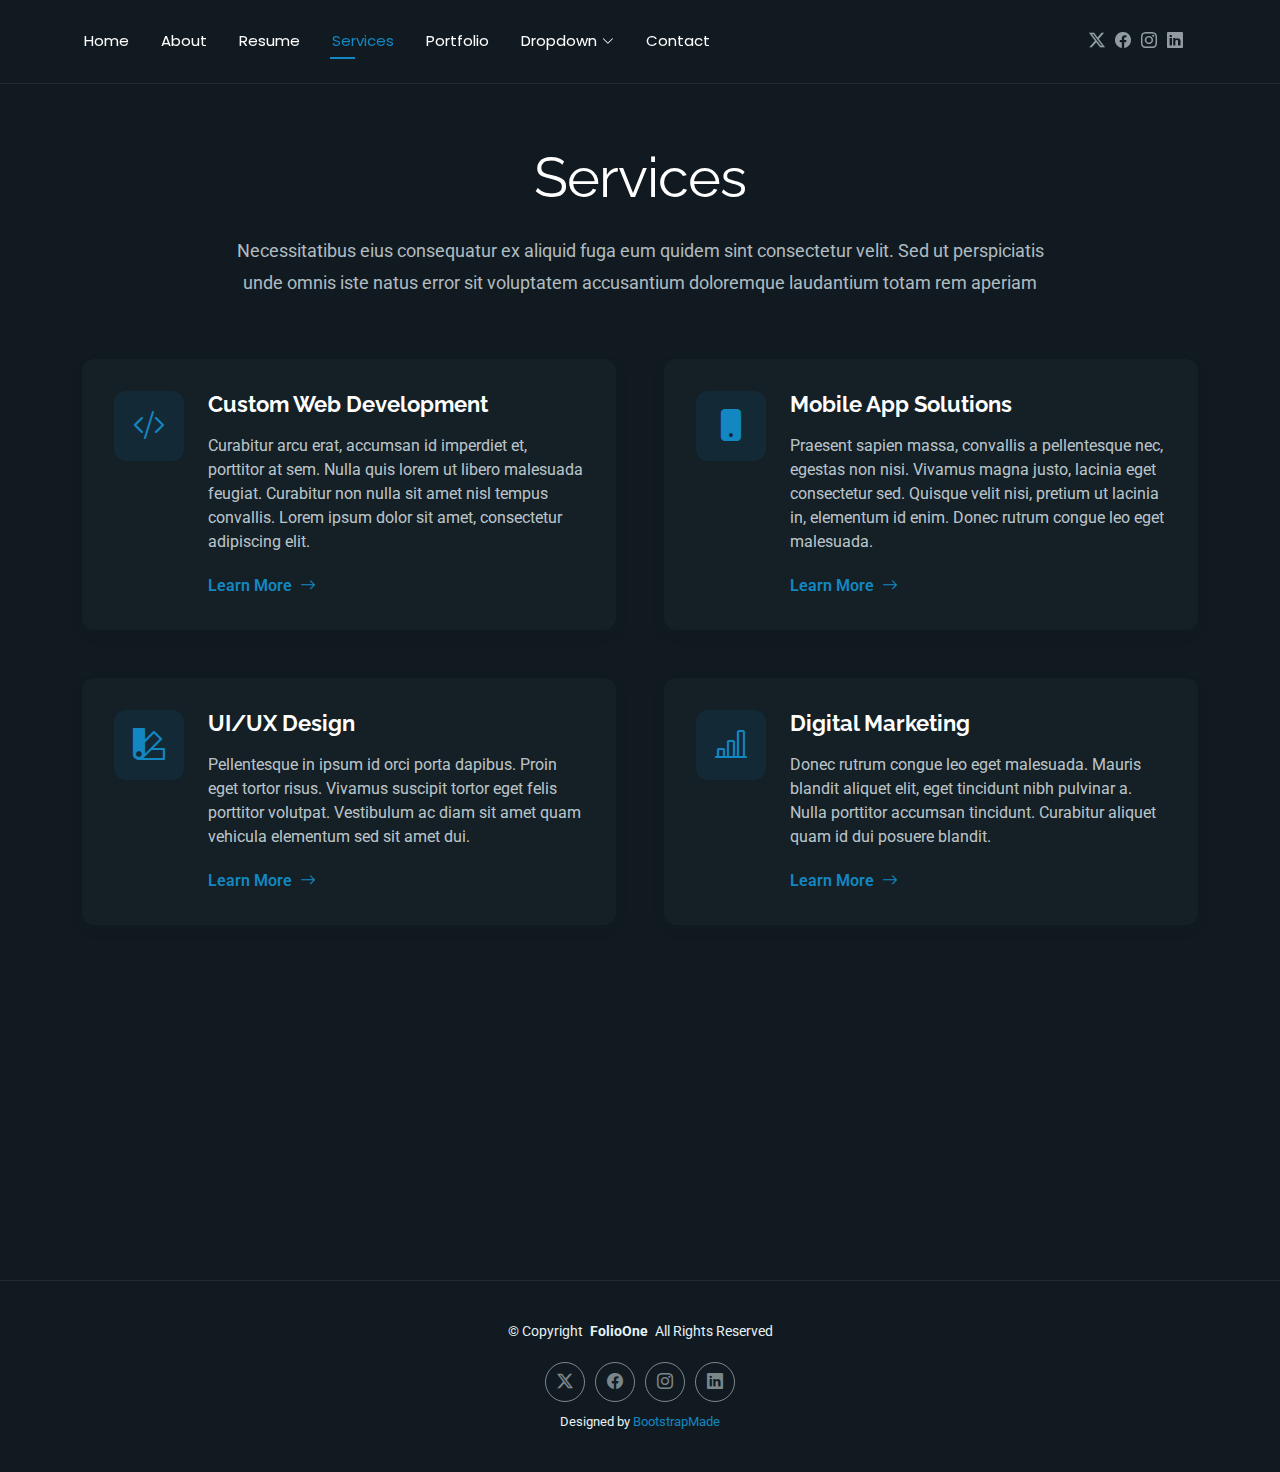
<file: FolioOne/services.html>
<!DOCTYPE html>
<html lang="en">

<head>
  <meta charset="utf-8">
  <meta content="width=device-width, initial-scale=1.0" name="viewport">
  <title>Services - FolioOne Bootstrap Template</title>
  <meta name="description" content="">
  <meta name="keywords" content="">

  <!-- Favicons -->
  <link href="assets/img/favicon.png" rel="icon">
  <link href="assets/img/apple-touch-icon.png" rel="apple-touch-icon">

  <!-- Fonts -->
  <link href="https://fonts.googleapis.com" rel="preconnect">
  <link href="https://fonts.gstatic.com" rel="preconnect" crossorigin>
  <link href="https://fonts.googleapis.com/css2?family=Roboto:ital,wght@0,100;0,300;0,400;0,500;0,700;0,900;1,100;1,300;1,400;1,500;1,700;1,900&family=Poppins:ital,wght@0,100;0,200;0,300;0,400;0,500;0,600;0,700;0,800;0,900;1,100;1,200;1,300;1,400;1,500;1,600;1,700;1,800;1,900&family=Raleway:ital,wght@0,100;0,200;0,300;0,400;0,500;0,600;0,700;0,800;0,900;1,100;1,200;1,300;1,400;1,500;1,600;1,700;1,800;1,900&display=swap" rel="stylesheet">

  <!-- Vendor CSS Files -->
  <link href="assets/vendor/bootstrap/css/bootstrap.min.css" rel="stylesheet">
  <link href="assets/vendor/bootstrap-icons/bootstrap-icons.css" rel="stylesheet">
  <link href="assets/vendor/aos/aos.css" rel="stylesheet">
  <link href="assets/vendor/swiper/swiper-bundle.min.css" rel="stylesheet">
  <link href="assets/vendor/glightbox/css/glightbox.min.css" rel="stylesheet">

  <!-- Main CSS File -->
  <link href="assets/css/main.css" rel="stylesheet">

  <!-- =======================================================
  * Template Name: FolioOne
  * Template URL: https://bootstrapmade.com/folioone-bootstrap-portfolio-website-template/
  * Updated: Aug 23 2025 with Bootstrap v5.3.7
  * Author: BootstrapMade.com
  * License: https://bootstrapmade.com/license/
  ======================================================== -->
</head>

<body class="services-page">

  <header id="header" class="header d-flex align-items-center light-background sticky-top">
    <div class="container position-relative d-flex align-items-center justify-content-between">

      <!-- <a href="index.html" class="logo d-flex align-items-center me-auto me-xl-0">
      <img src="assets/img/logo.webp" alt="">
      <h1 class="sitename">FolioOne</h1> 
    </a> -->

      <nav id="navmenu" class="navmenu">
        <ul>
          <li><a href="index.html">Home</a></li>
          <li><a href="about.html">About</a></li>
          <li><a href="resume.html">Resume</a></li>
          <li><a href="services.html" class="active">Services</a></li>
          <li><a href="portfolio.html">Portfolio</a></li>
          <li class="dropdown"><a href="#"><span>Dropdown</span> <i class="bi bi-chevron-down toggle-dropdown"></i></a>
            <ul>
              <li><a href="#">Dropdown 1</a></li>
              <li class="dropdown"><a href="#"><span>Deep Dropdown</span> <i class="bi bi-chevron-down toggle-dropdown"></i></a>
                <ul>
                  <li><a href="#">Deep Dropdown 1</a></li>
                  <li><a href="#">Deep Dropdown 2</a></li>
                  <li><a href="#">Deep Dropdown 3</a></li>
                  <li><a href="#">Deep Dropdown 4</a></li>
                  <li><a href="#">Deep Dropdown 5</a></li>
                </ul>
              </li>
              <li><a href="#">Dropdown 2</a></li>
              <li><a href="#">Dropdown 3</a></li>
              <li><a href="#">Dropdown 4</a></li>
            </ul>
          </li>
          <li><a href="contact.html">Contact</a></li>
        </ul>
        <i class="mobile-nav-toggle d-xl-none bi bi-list"></i>
      </nav>

      <div class="header-social-links">
        <a href="#" class="twitter"><i class="bi bi-twitter-x"></i></a>
        <a href="#" class="facebook"><i class="bi bi-facebook"></i></a>
        <a href="#" class="instagram"><i class="bi bi-instagram"></i></a>
        <a href="#" class="linkedin"><i class="bi bi-linkedin"></i></a>
      </div>

    </div>
  </header>

  <main class="main">

    <!-- Services Section -->
    <section id="services" class="services section">

      <!-- Section Title -->
      <div class="container section-title" data-aos="fade-up">
        <h2>Services</h2>
        <p>Necessitatibus eius consequatur ex aliquid fuga eum quidem sint consectetur velit. Sed ut perspiciatis unde omnis iste natus error sit voluptatem accusantium doloremque laudantium totam rem aperiam</p>
      </div><!-- End Section Title -->

      <div class="container" data-aos="fade-up" data-aos-delay="100">

        <div class="row justify-content-center g-5">

          <div class="col-md-6" data-aos="fade-right" data-aos-delay="100">
            <div class="service-item">
              <div class="service-icon">
                <i class="bi bi-code-slash"></i>
              </div>
              <div class="service-content">
                <h3>Custom Web Development</h3>
                <p>Curabitur arcu erat, accumsan id imperdiet et, porttitor at sem. Nulla quis lorem ut libero malesuada feugiat. Curabitur non nulla sit amet nisl tempus convallis. Lorem ipsum dolor sit amet, consectetur adipiscing elit.</p>
                <a href="service-details.html" class="service-link">
                  <span>Learn More</span>
                  <i class="bi bi-arrow-right"></i>
                </a>
              </div>
            </div>
          </div><!-- End Service Item -->

          <div class="col-md-6" data-aos="fade-left" data-aos-delay="100">
            <div class="service-item">
              <div class="service-icon">
                <i class="bi bi-phone-fill"></i>
              </div>
              <div class="service-content">
                <h3>Mobile App Solutions</h3>
                <p>Praesent sapien massa, convallis a pellentesque nec, egestas non nisi. Vivamus magna justo, lacinia eget consectetur sed. Quisque velit nisi, pretium ut lacinia in, elementum id enim. Donec rutrum congue leo eget malesuada.</p>
                <a href="service-details.html" class="service-link">
                  <span>Learn More</span>
                  <i class="bi bi-arrow-right"></i>
                </a>
              </div>
            </div>
          </div><!-- End Service Item -->

          <div class="col-md-6" data-aos="fade-right" data-aos-delay="200">
            <div class="service-item">
              <div class="service-icon">
                <i class="bi bi-palette2"></i>
              </div>
              <div class="service-content">
                <h3>UI/UX Design</h3>
                <p>Pellentesque in ipsum id orci porta dapibus. Proin eget tortor risus. Vivamus suscipit tortor eget felis porttitor volutpat. Vestibulum ac diam sit amet quam vehicula elementum sed sit amet dui.</p>
                <a href="service-details.html" class="service-link">
                  <span>Learn More</span>
                  <i class="bi bi-arrow-right"></i>
                </a>
              </div>
            </div>
          </div><!-- End Service Item -->

          <div class="col-md-6" data-aos="fade-left" data-aos-delay="200">
            <div class="service-item">
              <div class="service-icon">
                <i class="bi bi-bar-chart-line"></i>
              </div>
              <div class="service-content">
                <h3>Digital Marketing</h3>
                <p>Donec rutrum congue leo eget malesuada. Mauris blandit aliquet elit, eget tincidunt nibh pulvinar a. Nulla porttitor accumsan tincidunt. Curabitur aliquet quam id dui posuere blandit.</p>
                <a href="service-details.html" class="service-link">
                  <span>Learn More</span>
                  <i class="bi bi-arrow-right"></i>
                </a>
              </div>
            </div>
          </div><!-- End Service Item -->

          <div class="col-md-6" data-aos="fade-right" data-aos-delay="300">
            <div class="service-item">
              <div class="service-icon">
                <i class="bi bi-cloud-check"></i>
              </div>
              <div class="service-content">
                <h3>Cloud Computing</h3>
                <p>Curabitur aliquet quam id dui posuere blandit. Sed porttitor lectus nibh. Vivamus magna justo, lacinia eget consectetur sed, convallis at tellus. Nulla quis lorem ut libero malesuada feugiat.</p>
                <a href="service-details.html" class="service-link">
                  <span>Learn More</span>
                  <i class="bi bi-arrow-right"></i>
                </a>
              </div>
            </div>
          </div><!-- End Service Item -->

          <div class="col-md-6" data-aos="fade-left" data-aos-delay="300">
            <div class="service-item">
              <div class="service-icon">
                <i class="bi bi-shield-lock"></i>
              </div>
              <div class="service-content">
                <h3>Cybersecurity Solutions</h3>
                <p>Vestibulum ac diam sit amet quam vehicula elementum sed sit amet dui. Donec sollicitudin molestie malesuada. Curabitur arcu erat, accumsan id imperdiet et. Proin eget tortor risus.</p>
                <a href="service-details.html" class="service-link">
                  <span>Learn More</span>
                  <i class="bi bi-arrow-right"></i>
                </a>
              </div>
            </div>
          </div><!-- End Service Item -->

        </div>

      </div>

    </section><!-- /Services Section -->

  </main>

  <footer id="footer" class="footer">

    <div class="container">
      <div class="copyright text-center ">
        <p>© <span>Copyright</span> <strong class="px-1 sitename">FolioOne</strong> <span>All Rights Reserved<br></span></p>
      </div>
      <div class="social-links d-flex justify-content-center">
        <a href=""><i class="bi bi-twitter-x"></i></a>
        <a href=""><i class="bi bi-facebook"></i></a>
        <a href=""><i class="bi bi-instagram"></i></a>
        <a href=""><i class="bi bi-linkedin"></i></a>
      </div>
      <div class="credits">
        <!-- All the links in the footer should remain intact. -->
        <!-- You can delete the links only if you've purchased the pro version. -->
        <!-- Licensing information: https://bootstrapmade.com/license/ -->
        <!-- Purchase the pro version with working PHP/AJAX contact form: [buy-url] -->
        Designed by <a href="https://bootstrapmade.com/">BootstrapMade</a>
      </div>
    </div>

  </footer>

  <!-- Scroll Top -->
  <a href="#" id="scroll-top" class="scroll-top d-flex align-items-center justify-content-center"><i class="bi bi-arrow-up-short"></i></a>

  <!-- Preloader -->
  <div id="preloader"></div>

  <!-- Vendor JS Files -->
  <script src="assets/vendor/bootstrap/js/bootstrap.bundle.min.js"></script>
  <script src="assets/vendor/php-email-form/validate.js"></script>
  <script src="assets/vendor/aos/aos.js"></script>
  <script src="assets/vendor/typed.js/typed.umd.js"></script>
  <script src="assets/vendor/waypoints/noframework.waypoints.js"></script>
  <script src="assets/vendor/purecounter/purecounter_vanilla.js"></script>
  <script src="assets/vendor/swiper/swiper-bundle.min.js"></script>
  <script src="assets/vendor/imagesloaded/imagesloaded.pkgd.min.js"></script>
  <script src="assets/vendor/isotope-layout/isotope.pkgd.min.js"></script>
  <script src="assets/vendor/glightbox/js/glightbox.min.js"></script>

  <!-- Main JS File -->
  <script src="assets/js/main.js"></script>

</body>

</html>
</file>
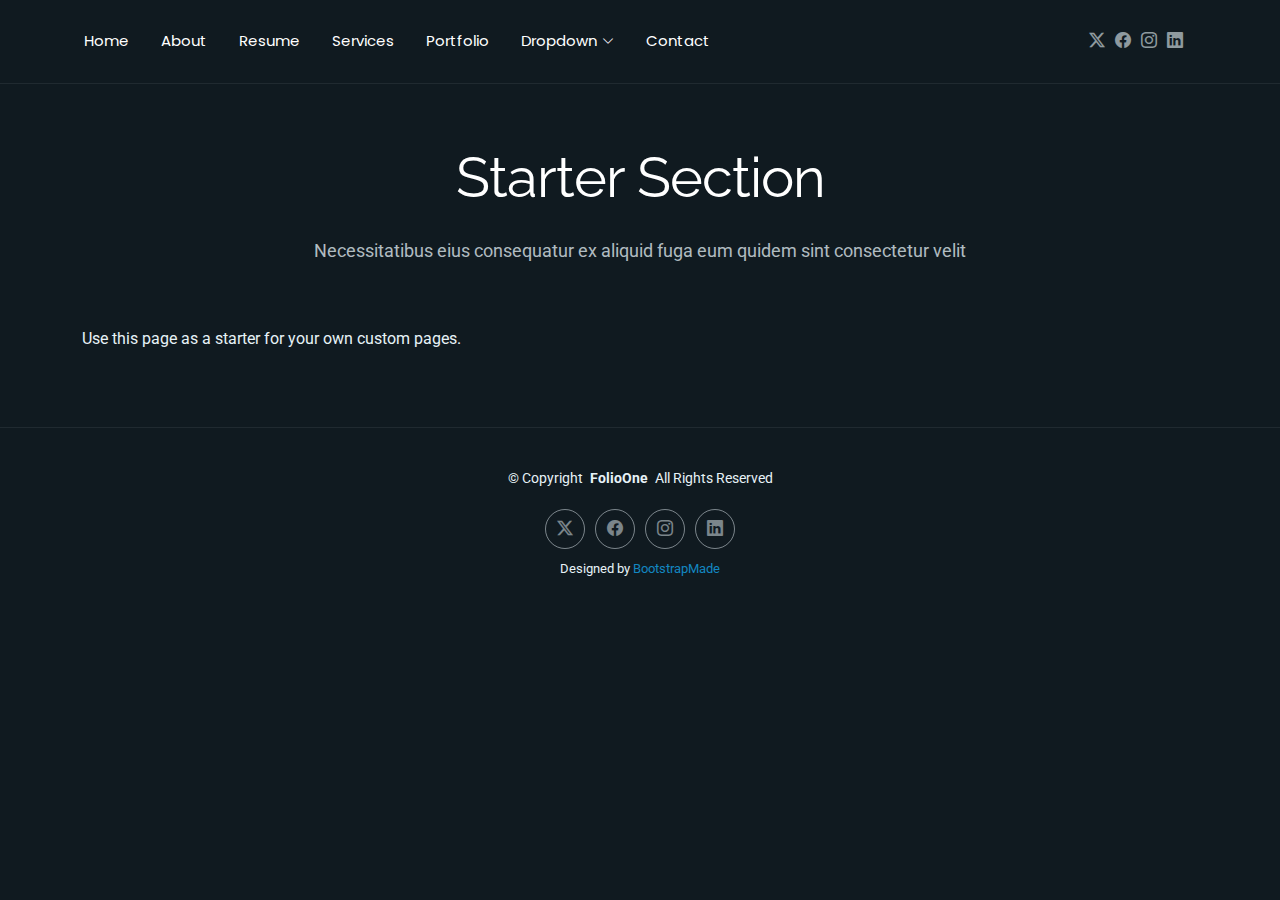
<file: FolioOne/starter-page.html>
<!DOCTYPE html>
<html lang="en">

<head>
  <meta charset="utf-8">
  <meta content="width=device-width, initial-scale=1.0" name="viewport">
  <title>Starter Page - FolioOne Bootstrap Template</title>
  <meta name="description" content="">
  <meta name="keywords" content="">

  <!-- Favicons -->
  <link href="assets/img/favicon.png" rel="icon">
  <link href="assets/img/apple-touch-icon.png" rel="apple-touch-icon">

  <!-- Fonts -->
  <link href="https://fonts.googleapis.com" rel="preconnect">
  <link href="https://fonts.gstatic.com" rel="preconnect" crossorigin>
  <link href="https://fonts.googleapis.com/css2?family=Roboto:ital,wght@0,100;0,300;0,400;0,500;0,700;0,900;1,100;1,300;1,400;1,500;1,700;1,900&family=Poppins:ital,wght@0,100;0,200;0,300;0,400;0,500;0,600;0,700;0,800;0,900;1,100;1,200;1,300;1,400;1,500;1,600;1,700;1,800;1,900&family=Raleway:ital,wght@0,100;0,200;0,300;0,400;0,500;0,600;0,700;0,800;0,900;1,100;1,200;1,300;1,400;1,500;1,600;1,700;1,800;1,900&display=swap" rel="stylesheet">

  <!-- Vendor CSS Files -->
  <link href="assets/vendor/bootstrap/css/bootstrap.min.css" rel="stylesheet">
  <link href="assets/vendor/bootstrap-icons/bootstrap-icons.css" rel="stylesheet">
  <link href="assets/vendor/aos/aos.css" rel="stylesheet">
  <link href="assets/vendor/swiper/swiper-bundle.min.css" rel="stylesheet">
  <link href="assets/vendor/glightbox/css/glightbox.min.css" rel="stylesheet">

  <!-- Main CSS File -->
  <link href="assets/css/main.css" rel="stylesheet">

  <!-- =======================================================
  * Template Name: FolioOne
  * Template URL: https://bootstrapmade.com/folioone-bootstrap-portfolio-website-template/
  * Updated: Aug 23 2025 with Bootstrap v5.3.7
  * Author: BootstrapMade.com
  * License: https://bootstrapmade.com/license/
  ======================================================== -->
</head>

<body class="starter-page-page">

  <header id="header" class="header d-flex align-items-center light-background sticky-top">
    <div class="container position-relative d-flex align-items-center justify-content-between">

      <!-- <a href="index.html" class="logo d-flex align-items-center me-auto me-xl-0">
      <img src="assets/img/logo.webp" alt="">
      <h1 class="sitename">FolioOne</h1> 
    </a> -->

      <nav id="navmenu" class="navmenu">
        <ul>
          <li><a href="index.html">Home</a></li>
          <li><a href="about.html">About</a></li>
          <li><a href="resume.html">Resume</a></li>
          <li><a href="services.html">Services</a></li>
          <li><a href="portfolio.html">Portfolio</a></li>
          <li class="dropdown"><a href="#"><span>Dropdown</span> <i class="bi bi-chevron-down toggle-dropdown"></i></a>
            <ul>
              <li><a href="#">Dropdown 1</a></li>
              <li class="dropdown"><a href="#"><span>Deep Dropdown</span> <i class="bi bi-chevron-down toggle-dropdown"></i></a>
                <ul>
                  <li><a href="#">Deep Dropdown 1</a></li>
                  <li><a href="#">Deep Dropdown 2</a></li>
                  <li><a href="#">Deep Dropdown 3</a></li>
                  <li><a href="#">Deep Dropdown 4</a></li>
                  <li><a href="#">Deep Dropdown 5</a></li>
                </ul>
              </li>
              <li><a href="#">Dropdown 2</a></li>
              <li><a href="#">Dropdown 3</a></li>
              <li><a href="#">Dropdown 4</a></li>
            </ul>
          </li>
          <li><a href="contact.html">Contact</a></li>
        </ul>
        <i class="mobile-nav-toggle d-xl-none bi bi-list"></i>
      </nav>

      <div class="header-social-links">
        <a href="#" class="twitter"><i class="bi bi-twitter-x"></i></a>
        <a href="#" class="facebook"><i class="bi bi-facebook"></i></a>
        <a href="#" class="instagram"><i class="bi bi-instagram"></i></a>
        <a href="#" class="linkedin"><i class="bi bi-linkedin"></i></a>
      </div>

    </div>
  </header>

  <main class="main">

    <!-- Starter Section Section -->
    <section id="starter-section" class="starter-section section">

      <!-- Section Title -->
      <div class="container section-title" data-aos="fade-up">
        <h2>Starter Section</h2>
        <p>Necessitatibus eius consequatur ex aliquid fuga eum quidem sint consectetur velit</p>
      </div><!-- End Section Title -->

      <div class="container" data-aos="fade-up">
        <p>Use this page as a starter for your own custom pages.</p>
      </div>

    </section><!-- /Starter Section Section -->

  </main>

  <footer id="footer" class="footer">

    <div class="container">
      <div class="copyright text-center ">
        <p>© <span>Copyright</span> <strong class="px-1 sitename">FolioOne</strong> <span>All Rights Reserved<br></span></p>
      </div>
      <div class="social-links d-flex justify-content-center">
        <a href=""><i class="bi bi-twitter-x"></i></a>
        <a href=""><i class="bi bi-facebook"></i></a>
        <a href=""><i class="bi bi-instagram"></i></a>
        <a href=""><i class="bi bi-linkedin"></i></a>
      </div>
      <div class="credits">
        <!-- All the links in the footer should remain intact. -->
        <!-- You can delete the links only if you've purchased the pro version. -->
        <!-- Licensing information: https://bootstrapmade.com/license/ -->
        <!-- Purchase the pro version with working PHP/AJAX contact form: [buy-url] -->
        Designed by <a href="https://bootstrapmade.com/">BootstrapMade</a>
      </div>
    </div>

  </footer>

  <!-- Scroll Top -->
  <a href="#" id="scroll-top" class="scroll-top d-flex align-items-center justify-content-center"><i class="bi bi-arrow-up-short"></i></a>

  <!-- Preloader -->
  <div id="preloader"></div>

  <!-- Vendor JS Files -->
  <script src="assets/vendor/bootstrap/js/bootstrap.bundle.min.js"></script>
  <script src="assets/vendor/php-email-form/validate.js"></script>
  <script src="assets/vendor/aos/aos.js"></script>
  <script src="assets/vendor/typed.js/typed.umd.js"></script>
  <script src="assets/vendor/waypoints/noframework.waypoints.js"></script>
  <script src="assets/vendor/purecounter/purecounter_vanilla.js"></script>
  <script src="assets/vendor/swiper/swiper-bundle.min.js"></script>
  <script src="assets/vendor/imagesloaded/imagesloaded.pkgd.min.js"></script>
  <script src="assets/vendor/isotope-layout/isotope.pkgd.min.js"></script>
  <script src="assets/vendor/glightbox/js/glightbox.min.js"></script>

  <!-- Main JS File -->
  <script src="assets/js/main.js"></script>

</body>

</html>
</file>
<file: FolioOne/assets/css/main.css>
/**
* Template Name: FolioOne
* Template URL: https://bootstrapmade.com/folioone-bootstrap-portfolio-website-template/
* Updated: Aug 23 2025 with Bootstrap v5.3.7
* Author: BootstrapMade.com
* License: https://bootstrapmade.com/license/
*/

/*--------------------------------------------------------------
# Font & Color Variables
# Help: https://bootstrapmade.com/color-system/
--------------------------------------------------------------*/
/* Fonts */
:root {
  --default-font: "Roboto",  system-ui, -apple-system, "Segoe UI", Roboto, "Helvetica Neue", Arial, "Noto Sans", "Liberation Sans", sans-serif, "Apple Color Emoji", "Segoe UI Emoji", "Segoe UI Symbol", "Noto Color Emoji";
  --heading-font: "Raleway",  sans-serif;
  --nav-font: "Poppins",  sans-serif;
}

/* Global Colors - The following color variables are used throughout the website. Updating them here will change the color scheme of the entire website */
:root { 
  --background-color: #101a20; /* Background color for the entire website, including individual sections */
  --default-color: #e7f2f7; /* Default color used for the majority of the text content across the entire website */
  --heading-color: #ffffff; /* Color for headings, subheadings and title throughout the website */
  --accent-color: #1387c1; /* Accent color that represents your brand on the website. It's used for buttons, links, and other elements that need to stand out */
  --surface-color: #141f26; /* The surface color is used as a background of boxed elements within sections, such as cards, icon boxes, or other elements that require a visual separation from the global background. */
  --contrast-color: #ffffff; /* Contrast color for text, ensuring readability against backgrounds of accent, heading, or default colors. */
}

/* Nav Menu Colors - The following color variables are used specifically for the navigation menu. They are separate from the global colors to allow for more customization options */
:root {
  --nav-color: #ffffff;  /* The default color of the main navmenu links */
  --nav-hover-color: #1387c1; /* Applied to main navmenu links when they are hovered over or active */
  --nav-mobile-background-color: #213642; /* Used as the background color for mobile navigation menu */
  --nav-dropdown-background-color: #051117; /* Used as the background color for dropdown items that appear when hovering over primary navigation items */
  --nav-dropdown-color: #e7f2f7; /* Used for navigation links of the dropdown items in the navigation menu. */
  --nav-dropdown-hover-color: #1387c1; /* Similar to --nav-hover-color, this color is applied to dropdown navigation links when they are hovered over. */
}

/* Color Presets - These classes override global colors when applied to any section or element, providing reuse of the sam color scheme. */

.light-background {
  --background-color: #142027;
  --surface-color: #325264;
}

.dark-background {
  --background-color: #0b1419;
  --default-color: #ffffff;
  --heading-color: #ffffff;
  --surface-color: #252525;
  --contrast-color: #ffffff;
}

/* Smooth scroll */
:root {
  scroll-behavior: smooth;
}

/*--------------------------------------------------------------
# General Styling & Shared Classes
--------------------------------------------------------------*/
body {
  color: var(--default-color);
  background-color: var(--background-color);
  font-family: var(--default-font);
}

a {
  color: var(--accent-color);
  text-decoration: none;
  transition: 0.3s;
}

a:hover {
  color: color-mix(in srgb, var(--accent-color), transparent 25%);
  text-decoration: none;
}

h1,
h2,
h3,
h4,
h5,
h6 {
  color: var(--heading-color);
  font-family: var(--heading-font);
}

/* PHP Email Form Messages
------------------------------*/
.php-email-form .error-message {
  display: none;
  background: #df1529;
  color: #ffffff;
  text-align: left;
  padding: 15px;
  margin-bottom: 24px;
  font-weight: 600;
}

.php-email-form .sent-message {
  display: none;
  color: #ffffff;
  background: #059652;
  text-align: center;
  padding: 15px;
  margin-bottom: 24px;
  font-weight: 600;
}

.php-email-form .loading {
  display: none;
  background: var(--surface-color);
  text-align: center;
  padding: 15px;
  margin-bottom: 24px;
}

.php-email-form .loading:before {
  content: "";
  display: inline-block;
  border-radius: 50%;
  width: 24px;
  height: 24px;
  margin: 0 10px -6px 0;
  border: 3px solid var(--accent-color);
  border-top-color: var(--surface-color);
  animation: php-email-form-loading 1s linear infinite;
}

@keyframes php-email-form-loading {
  0% {
    transform: rotate(0deg);
  }

  100% {
    transform: rotate(360deg);
  }
}

/*--------------------------------------------------------------
# Global Header
--------------------------------------------------------------*/
.header {
  --background-color: rgba(255, 255, 255, 0);
  color: var(--default-color);
  background-color: var(--background-color);
  padding: 15px 0;
  transition: all 0.5s;
  z-index: 997;
  border-bottom: 1px solid color-mix(in srgb, var(--default-color), transparent 92%);
}

.header .logo {
  line-height: 1;
}

.header .logo img {
  max-height: 36px;
  margin-right: 8px;
}

.header .logo h1 {
  font-size: 32px;
  margin: 0;
  font-weight: 400;
  color: var(--heading-color);
}

.header .header-social-links {
  padding-right: 15px;
}

.header .header-social-links a {
  color: color-mix(in srgb, var(--default-color), transparent 40%);
  padding-left: 6px;
  display: inline-block;
  transition: 0.3s;
  font-size: 16px;
}

.header .header-social-links a:hover {
  color: var(--default-color);
}

.header .header-social-links a i {
  line-height: 0px;
}

@media (max-width: 1200px) {
  .header .logo {
    order: 1;
  }

  .header .header-social-links {
    order: 2;
  }

  .header .navmenu {
    order: 3;
  }
}

/* Global Header on Scroll
------------------------------*/
.scrolled .header {
  --background-color: rgba(16, 26, 32, 0.9);
}

/*--------------------------------------------------------------
# Navigation Menu
--------------------------------------------------------------*/
/* Desktop Navigation */
@media (min-width: 1200px) {
  .navmenu {
    padding: 0;
  }

  .navmenu ul {
    margin: 0;
    padding: 0;
    display: flex;
    list-style: none;
    align-items: center;
  }

  .navmenu li {
    position: relative;
  }

  .navmenu>ul>li {
    white-space: nowrap;
    padding: 15px 28px 15px 0;
  }

  .navmenu>ul>li:last-child {
    padding-right: 0;
  }

  .navmenu a,
  .navmenu a:focus {
    color: var(--nav-color);
    font-size: 15px;
    padding: 0 2px;
    font-family: var(--nav-font);
    font-weight: 400;
    display: flex;
    align-items: center;
    justify-content: space-between;
    white-space: nowrap;
    transition: 0.3s;
    position: relative;
  }

  .navmenu a i,
  .navmenu a:focus i {
    font-size: 12px;
    line-height: 0;
    margin-left: 5px;
    transition: 0.3s;
  }

  .navmenu>ul>li>a:before {
    content: "";
    position: absolute;
    height: 2px;
    bottom: -6px;
    left: 0;
    background-color: var(--nav-hover-color);
    visibility: hidden;
    width: 0px;
    transition: all 0.3s ease-in-out 0s;
  }

  .navmenu a:hover:before,
  .navmenu li:hover>a:before,
  .navmenu .active:before {
    visibility: visible;
    width: 25px;
  }

  .navmenu li:hover>a,
  .navmenu .active,
  .navmenu .active:focus {
    color: var(--nav-hover-color);
  }

  .navmenu .dropdown ul {
    margin: 0;
    padding: 10px 0;
    background: var(--nav-dropdown-background-color);
    display: block;
    position: absolute;
    visibility: hidden;
    left: -5px;
    top: 130%;
    opacity: 0;
    transition: 0.3s;
    border-radius: 4px;
    z-index: 99;
    box-shadow: 0px 0px 30px rgba(0, 0, 0, 0.1);
  }

  .navmenu .dropdown ul li {
    min-width: 200px;
  }

  .navmenu .dropdown ul a {
    padding: 10px 20px;
    font-size: 15px;
    text-transform: none;
    color: var(--nav-dropdown-color);
  }

  .navmenu .dropdown ul a i {
    font-size: 12px;
  }

  .navmenu .dropdown ul a:hover,
  .navmenu .dropdown ul .active:hover,
  .navmenu .dropdown ul li:hover>a {
    color: var(--nav-dropdown-hover-color);
  }

  .navmenu .dropdown:hover>ul {
    opacity: 1;
    top: 100%;
    visibility: visible;
  }

  .navmenu .dropdown .dropdown ul {
    top: 0;
    left: -90%;
    visibility: hidden;
  }

  .navmenu .dropdown .dropdown:hover>ul {
    opacity: 1;
    top: 0;
    left: -100%;
    visibility: visible;
  }
}

/* Mobile Navigation */
@media (max-width: 1199px) {
  .mobile-nav-toggle {
    color: var(--nav-color);
    font-size: 28px;
    line-height: 0;
    margin-right: 10px;
    cursor: pointer;
    transition: color 0.3s;
  }

  .navmenu {
    padding: 0;
    z-index: 9997;
  }

  .navmenu ul {
    display: none;
    list-style: none;
    position: absolute;
    inset: 60px 20px 20px 20px;
    padding: 10px 0;
    margin: 0;
    border-radius: 6px;
    background-color: var(--nav-mobile-background-color);
    border: 1px solid color-mix(in srgb, var(--default-color), transparent 90%);
    box-shadow: none;
    overflow-y: auto;
    transition: 0.3s;
    z-index: 9998;
  }

  .navmenu a,
  .navmenu a:focus {
    color: var(--nav-dropdown-color);
    padding: 10px 20px;
    font-family: var(--nav-font);
    font-size: 17px;
    font-weight: 500;
    display: flex;
    align-items: center;
    justify-content: space-between;
    white-space: nowrap;
    transition: 0.3s;
  }

  .navmenu a i,
  .navmenu a:focus i {
    font-size: 12px;
    line-height: 0;
    margin-left: 5px;
    width: 30px;
    height: 30px;
    display: flex;
    align-items: center;
    justify-content: center;
    border-radius: 50%;
    transition: 0.3s;
    background-color: color-mix(in srgb, var(--accent-color), transparent 90%);
  }

  .navmenu a i:hover,
  .navmenu a:focus i:hover {
    background-color: var(--accent-color);
    color: var(--contrast-color);
  }

  .navmenu a:hover,
  .navmenu .active,
  .navmenu .active:focus {
    color: var(--nav-dropdown-hover-color);
  }

  .navmenu .active i,
  .navmenu .active:focus i {
    background-color: var(--accent-color);
    color: var(--contrast-color);
    transform: rotate(180deg);
  }

  .navmenu .dropdown ul {
    position: static;
    display: none;
    z-index: 99;
    padding: 10px 0;
    margin: 10px 20px;
    background-color: var(--nav-dropdown-background-color);
    transition: all 0.5s ease-in-out;
  }

  .navmenu .dropdown ul ul {
    background-color: rgba(33, 37, 41, 0.1);
  }

  .navmenu .dropdown>.dropdown-active {
    display: block;
    background-color: rgba(33, 37, 41, 0.03);
  }

  .mobile-nav-active {
    overflow: hidden;
  }

  .mobile-nav-active .mobile-nav-toggle {
    color: #fff;
    position: absolute;
    font-size: 32px;
    top: 15px;
    right: 15px;
    margin-right: 0;
    z-index: 9999;
  }

  .mobile-nav-active .navmenu {
    position: fixed;
    overflow: hidden;
    inset: 0;
    background: rgba(33, 37, 41, 0.8);
    transition: 0.3s;
  }

  .mobile-nav-active .navmenu>ul {
    display: block;
  }
}

/*--------------------------------------------------------------
# Global Footer
--------------------------------------------------------------*/
.footer {
  color: var(--default-color);
  background-color: var(--background-color);
  font-size: 14px;
  padding: 40px 0;
  position: relative;
  border-top: 1px solid color-mix(in srgb, var(--default-color), transparent 92%);
}

.footer .copyright p {
  margin-bottom: 0;
}

.footer .social-links {
  margin-top: 20px;
}

.footer .social-links a {
  display: flex;
  align-items: center;
  justify-content: center;
  width: 40px;
  height: 40px;
  border-radius: 50%;
  border: 1px solid color-mix(in srgb, var(--default-color), transparent 50%);
  font-size: 16px;
  color: color-mix(in srgb, var(--default-color), transparent 50%);
  margin: 0 5px;
  transition: 0.3s;
}

.footer .social-links a:hover {
  color: var(--accent-color);
  border-color: var(--accent-color);
}

.footer .credits {
  margin-top: 10px;
  font-size: 13px;
  text-align: center;
}

/*--------------------------------------------------------------
# Preloader
--------------------------------------------------------------*/
#preloader {
  position: fixed;
  inset: 0;
  z-index: 9999;
  overflow: hidden;
  background-color: var(--background-color);
  transition: all 0.6s ease-out;
  width: 100%;
  height: 100vh;
}

#preloader:before,
#preloader:after {
  content: "";
  position: absolute;
  border: 4px solid var(--accent-color);
  border-radius: 50%;
  animation: animate-preloader 2s cubic-bezier(0, 0.2, 0.8, 1) infinite;
}

#preloader:after {
  animation-delay: -0.5s;
}

@keyframes animate-preloader {
  0% {
    width: 10px;
    height: 10px;
    top: calc(50% - 5px);
    left: calc(50% - 5px);
    opacity: 1;
  }

  100% {
    width: 72px;
    height: 72px;
    top: calc(50% - 36px);
    left: calc(50% - 36px);
    opacity: 0;
  }
}

/*--------------------------------------------------------------
# Scroll Top Button
--------------------------------------------------------------*/
.scroll-top {
  position: fixed;
  visibility: hidden;
  opacity: 0;
  right: 15px;
  bottom: -15px;
  z-index: 99999;
  background-color: var(--accent-color);
  width: 44px;
  height: 44px;
  border-radius: 50px;
  transition: all 0.4s;
}

.scroll-top i {
  font-size: 24px;
  color: var(--contrast-color);
  line-height: 0;
}

.scroll-top:hover {
  background-color: color-mix(in srgb, var(--accent-color), transparent 20%);
  color: var(--contrast-color);
}

.scroll-top.active {
  visibility: visible;
  opacity: 1;
  bottom: 15px;
}

/*--------------------------------------------------------------
# Disable aos animation delay on mobile devices
--------------------------------------------------------------*/
@media screen and (max-width: 768px) {
  [data-aos-delay] {
    transition-delay: 0 !important;
  }
}

/*--------------------------------------------------------------
# Global Page Titles & Breadcrumbs
--------------------------------------------------------------*/
.page-title {
  color: var(--default-color);
  background-color: var(--background-color);
  position: relative;
}

.page-title .heading {
  padding: 80px 0;
  border-top: 1px solid color-mix(in srgb, var(--default-color), transparent 90%);
}

.page-title .heading h1 {
  font-size: 38px;
  font-weight: 700;
}

.page-title nav {
  background-color: color-mix(in srgb, var(--default-color), transparent 96%);
  padding: 20px 0;
}

.page-title nav ol {
  display: flex;
  flex-wrap: wrap;
  list-style: none;
  padding: 0;
  margin: 0;
  font-size: 16px;
  font-weight: 400;
}

.page-title nav ol li+li {
  padding-left: 10px;
}

.page-title nav ol li+li::before {
  content: "/";
  display: inline-block;
  padding-right: 10px;
  color: color-mix(in srgb, var(--default-color), transparent 70%);
}

/*--------------------------------------------------------------
# Global Sections
--------------------------------------------------------------*/
section,
.section {
  color: var(--default-color);
  background-color: var(--background-color);
  padding: 60px 0;
  scroll-margin-top: 100px;
  overflow: clip;
}

@media (max-width: 1199px) {

  section,
  .section {
    scroll-margin-top: 66px;
  }
}

/*--------------------------------------------------------------
# Global Section Titles
--------------------------------------------------------------*/
.section-title {
  text-align: center;
  padding-bottom: 60px;
  position: relative;
}

.section-title h2 {
  font-size: 3.5rem;
  font-weight: 400;
  line-height: 1.2;
  color: var(--heading-color);
  margin-bottom: 1.5rem;
  letter-spacing: -1px;
}

@media (max-width: 768px) {
  .section-title h2 {
    font-size: 2.5rem;
  }
}

.section-title p {
  font-size: 1.125rem;
  line-height: 1.8;
  color: color-mix(in srgb, var(--default-color), transparent 25%);
  max-width: 900px;
  margin: 0 auto;
  text-wrap: balance;
}

/*--------------------------------------------------------------
# Hero Section
--------------------------------------------------------------*/
.hero {
  padding: 80px 0;
  min-height: 100vh;
  display: flex;
  align-items: center;
}

.hero .hero-content h1 {
  font-size: 3.5rem;
  font-weight: 700;
  margin-bottom: 1rem;
  line-height: 1.2;
}

.hero .hero-content h1 .highlight {
  color: var(--accent-color);
  position: relative;
}

.hero .hero-content h1 .highlight::after {
  content: "";
  position: absolute;
  bottom: 0;
  left: 0;
  width: 100%;
  height: 3px;
  background: linear-gradient(90deg, var(--accent-color), color-mix(in srgb, var(--accent-color), transparent 50%));
  border-radius: 2px;
}

@media (max-width: 768px) {
  .hero .hero-content h1 {
    font-size: 2.5rem;
  }
}

.hero .hero-content h2 {
  font-size: 1.5rem;
  font-weight: 400;
  margin-bottom: 2rem;
  color: color-mix(in srgb, var(--default-color), transparent 20%);
}

.hero .hero-content h2 .typed {
  color: var(--accent-color);
  font-weight: 600;
}

@media (max-width: 768px) {
  .hero .hero-content h2 {
    font-size: 1.25rem;
  }
}

.hero .hero-content p {
  font-size: 1.1rem;
  line-height: 1.6;
  margin-bottom: 2.5rem;
  color: color-mix(in srgb, var(--default-color), transparent 30%);
}

.hero .hero-actions {
  display: flex;
  gap: 1rem;
  margin-bottom: 3rem;
}

.hero .hero-actions .btn {
  padding: 12px 30px;
  border-radius: 50px;
  font-weight: 600;
  text-decoration: none;
  transition: all 0.3s ease;
  border: 2px solid;
}

.hero .hero-actions .btn.btn-primary {
  background: var(--accent-color);
  color: var(--contrast-color);
  border-color: var(--accent-color);
}

.hero .hero-actions .btn.btn-primary:hover {
  background: color-mix(in srgb, var(--accent-color), black 15%);
  border-color: color-mix(in srgb, var(--accent-color), black 15%);
  transform: translateY(-2px);
}

.hero .hero-actions .btn.btn-outline {
  background: transparent;
  color: var(--accent-color);
  border-color: var(--accent-color);
}

.hero .hero-actions .btn.btn-outline:hover {
  transform: translateY(-2px);
}

@media (max-width: 576px) {
  .hero .hero-actions {
    flex-direction: column;
  }

  .hero .hero-actions .btn {
    text-align: center;
  }
}

.hero .social-links {
  display: flex;
  gap: 1rem;
}

.hero .social-links a {
  width: 45px;
  height: 45px;
  background: var(--surface-color);
  border-radius: 50%;
  display: flex;
  align-items: center;
  justify-content: center;
  color: var(--default-color);
  font-size: 1.2rem;
  transition: all 0.3s ease;
}

.hero .social-links a:hover {
  background: var(--accent-color);
  color: var(--contrast-color);
  transform: translateY(-3px);
  box-shadow: 0 8px 25px color-mix(in srgb, var(--accent-color), transparent 70%);
}

.hero .hero-image {
  position: relative;
}

.hero .hero-image .image-wrapper {
  position: relative;
  max-width: 450px;
  margin: 0 auto;
}

.hero .hero-image .image-wrapper img {
  border-radius: 20px;
  box-shadow: 0 5px 15px color-mix(in srgb, var(--default-color), transparent 95%);
  transition: transform 0.3s ease;
}

.hero .hero-image .image-wrapper img:hover {
  transform: scale(1.02);
}

.hero .hero-image .floating-elements {
  position: absolute;
  top: 0;
  left: 0;
  right: 0;
  bottom: 0;
  pointer-events: none;
}

.hero .hero-image .floating-elements .floating-card {
  position: absolute;
  background: var(--surface-color);
  padding: 15px 20px;
  border-radius: 15px;
  box-shadow: 0 10px 30px color-mix(in srgb, var(--default-color), transparent 90%);
  display: flex;
  align-items: center;
  gap: 10px;
  font-weight: 600;
  animation: float 3s ease-in-out infinite;
}

.hero .hero-image .floating-elements .floating-card i {
  font-size: 1.5rem;
  color: var(--accent-color);
}

.hero .hero-image .floating-elements .floating-card.design {
  top: 10%;
  right: -10%;
  animation-delay: 0s;
}

.hero .hero-image .floating-elements .floating-card.code {
  bottom: 30%;
  left: -15%;
  animation-delay: 1s;
}

.hero .hero-image .floating-elements .floating-card.creativity {
  top: 60%;
  right: -5%;
  animation-delay: 2s;
}

@media (max-width: 992px) {
  .hero .hero-image .floating-elements .floating-card {
    display: none;
  }
}

@keyframes float {

  0%,
  100% {
    transform: translateY(0px);
  }

  50% {
    transform: translateY(-10px);
  }
}

@media (max-width: 992px) {
  .hero .hero-content {
    text-align: center;
    margin-bottom: 3rem;
  }
}

/*--------------------------------------------------------------
# About Section
--------------------------------------------------------------*/
.about .intro-content .eyebrow {
  display: inline-block;
  letter-spacing: 0.12em;
  text-transform: uppercase;
  font-size: 12px;
  color: color-mix(in srgb, var(--default-color), transparent 40%);
  margin-bottom: 16px;
}

.about .intro-content .headline {
  font-family: var(--heading-font);
  font-weight: 300;
  line-height: 1.2;
  font-size: clamp(28px, 4vw, 44px);
  margin: 0 0 24px 0;
}

.about .intro-content .lead {
  font-size: 18px;
  line-height: 1.8;
  color: color-mix(in srgb, var(--default-color), transparent 10%);
  margin-bottom: 24px;
}

.about .intro-content p {
  line-height: 1.8;
  margin-bottom: 24px;
  color: color-mix(in srgb, var(--default-color), transparent 5%);
}

.about .intro-content .cta-group {
  display: flex;
  gap: 24px;
  align-items: center;
  margin-top: 24px;
}

.about .intro-content .cta-group .btn-ghost {
  display: inline-flex;
  align-items: center;
  gap: 8px;
  padding: 12px 18px;
  border-radius: 6px;
  color: var(--accent-color);
  background: color-mix(in srgb, var(--accent-color), transparent 92%);
  border: 1px solid color-mix(in srgb, var(--accent-color), transparent 70%);
  transition: 0.3s ease-in-out;
}

.about .intro-content .cta-group .btn-ghost:hover,
.about .intro-content .cta-group .btn-ghost:focus {
  color: var(--contrast-color);
  background: var(--accent-color);
  border-color: var(--accent-color);
  outline: none;
  box-shadow: 0 0 0 3px color-mix(in srgb, var(--accent-color), transparent 70%);
}

.about .intro-content .cta-group .link-underline {
  display: inline-flex;
  align-items: center;
  gap: 8px;
  position: relative;
  color: var(--accent-color);
  padding-bottom: 4px;
  transition: 0.3s ease-in-out;
}

.about .intro-content .cta-group .link-underline::after {
  content: "";
  position: absolute;
  left: 0;
  right: 0;
  bottom: 0;
  height: 1px;
  background: color-mix(in srgb, var(--accent-color), transparent 40%);
  transform: scaleX(0.4);
  transform-origin: left;
  transition: 0.3s ease-in-out;
}

.about .intro-content .cta-group .link-underline:hover,
.about .intro-content .cta-group .link-underline:focus {
  color: color-mix(in srgb, var(--accent-color), transparent 10%);
  outline: none;
}

.about .intro-content .cta-group .link-underline:hover::after,
.about .intro-content .cta-group .link-underline:focus::after {
  transform: scaleX(1);
}

.about .profile-figure {
  margin: 0;
}

.about .profile-figure .profile-photo {
  width: 88%;
  max-width: 440px;
  border-radius: 18px;
  box-shadow: 0 10px 30px color-mix(in srgb, var(--default-color), transparent 92%);
  transform: translateY(0);
  transition: transform 0.3s ease-in-out;
}

.about .profile-figure .profile-caption {
  margin-top: 24px;
  display: flex;
  align-items: center;
  justify-content: center;
}

.about .profile-figure .profile-caption .meta {
  font-size: 14px;
  color: color-mix(in srgb, var(--default-color), transparent 20%);
}

.about .profile-figure .profile-caption .meta .funfact {
  font-size: 13px;
  margin-top: 4px;
  color: color-mix(in srgb, var(--default-color), transparent 35%);
}

.about .profile-figure:hover .profile-photo {
  transform: translateY(-4px);
}

.about .skill-item {
  padding: 24px;
  border-radius: 6px;
  transition: 0.3s ease-in-out;
  background: color-mix(in srgb, var(--surface-color), var(--accent-color) 2%);
  border: 1px solid color-mix(in srgb, var(--default-color), transparent 88%);
  height: 100%;
}

.about .skill-item i {
  font-size: 24px;
  color: var(--accent-color);
  margin-bottom: 16px;
  display: inline-block;
}

.about .skill-item h3 {
  font-size: 16px;
  margin-bottom: 6px;
  font-weight: 500;
}

.about .skill-item p {
  margin: 0;
  font-size: 14px;
  color: color-mix(in srgb, var(--default-color), transparent 25%);
}

.about .skill-item:hover {
  transform: translateY(-3px);
  border-color: color-mix(in srgb, var(--accent-color), transparent 60%);
  box-shadow: 0 10px 30px color-mix(in srgb, var(--default-color), transparent 92%);
}

.about .timeline-item {
  position: relative;
  padding-left: 26px;
}

.about .timeline-item time {
  display: inline-block;
  font-size: 12px;
  letter-spacing: 0.08em;
  text-transform: uppercase;
  color: color-mix(in srgb, var(--default-color), transparent 45%);
  margin-bottom: 6px;
}

.about .timeline-item h4 {
  font-size: 18px;
  font-weight: 400;
  margin: 0 0 6px;
}

.about .timeline-item p {
  font-size: 14px;
  color: color-mix(in srgb, var(--default-color), transparent 25%);
  margin: 0;
}

.about .timeline-item .dot {
  position: absolute;
  left: 0;
  top: 4px;
  width: 10px;
  height: 10px;
  border-radius: 50%;
  background: var(--accent-color);
  box-shadow: 0 0 0 6px color-mix(in srgb, var(--accent-color), transparent 80%);
}

.about .personal-quote {
  padding: 24px 0;
}

.about .personal-quote p {
  font-family: var(--heading-font);
  font-weight: 300;
  font-size: clamp(20px, 3vw, 28px);
  line-height: 1.5;
  color: color-mix(in srgb, var(--default-color), transparent 5%);
  margin: 0 auto;
  max-width: 800px;
}

.about .fact-pill {
  display: flex;
  align-items: center;
  justify-content: center;
  gap: 10px;
  padding: 10px 14px;
  border-radius: 999px;
  border: 1px solid color-mix(in srgb, var(--default-color), transparent 85%);
  background: var(--surface-color);
  color: color-mix(in srgb, var(--default-color), transparent 10%);
  transition: 0.3s ease-in-out;
}

.about .fact-pill i {
  color: var(--accent-color);
}

.about .fact-pill span {
  font-size: 14px;
}

.about .fact-pill:hover {
  transform: translateY(-2px);
  border-color: color-mix(in srgb, var(--accent-color), transparent 60%);
  box-shadow: 0 10px 30px color-mix(in srgb, var(--default-color), transparent 92%);
}

.about .fact-pill:focus-within {
  box-shadow: 0 0 0 3px color-mix(in srgb, var(--accent-color), transparent 70%);
}

@media (max-width: 992px) {
  .about .profile-figure {
    text-align: center !important;
  }

  .about .profile-figure .profile-photo {
    width: 72%;
  }

  .about .intro-content .cta-group {
    flex-wrap: wrap;
  }
}

@media (max-width: 576px) {
  .about .profile-figure .profile-photo {
    width: 100%;
  }
}

/*--------------------------------------------------------------
# Skills Section
--------------------------------------------------------------*/
.skills .skill-box {
  background-color: var(--surface-color);
  padding: 2rem;
  border-radius: 8px;
  box-shadow: 0 0 20px rgba(0, 0, 0, 0.05);
}

.skills .skill-box h3 {
  font-size: 1.2rem;
  margin-bottom: 1rem;
  font-weight: 600;
}

.skills .skill-box p {
  font-size: 0.9rem;
  margin-bottom: 0.8rem;
  opacity: 0.6;
}

.skills .skill-box .progress {
  background-color: color-mix(in srgb, var(--accent-color), transparent 85%);
  border-radius: 50px;
  height: 8px;
  margin-top: 5px;
  overflow: hidden;
}

.skills .skill-box .progress .progress-bar {
  background-color: var(--accent-color);
  height: 100%;
  position: relative;
  border-radius: 50px;
  transition: 0.9s;
  width: 1px;
}

/*--------------------------------------------------------------
# Stats Section
--------------------------------------------------------------*/
.stats .avatars {
  position: relative;
}

.stats .avatars img {
  width: 60px;
  height: 60px;
  border: 3px solid var(--accent-color);
  margin-right: -15px;
  transition: transform 0.3s ease;
}

.stats .avatars img:hover {
  transform: translateY(-5px);
  z-index: 2;
}

.stats .counters h2 {
  color: var(--heading-color);
  font-size: 48px;
  font-weight: 700;
  margin-bottom: 10px;
}

.stats .counters h2 span {
  display: inline-block;
}

.stats .counters p {
  color: var(--default-color);
  font-size: 18px;
  margin: 0;
  opacity: 0.9;
}

@media (max-width: 991px) {
  .stats .row {
    text-align: center;
  }

  .stats .avatars {
    justify-content: center;
    margin-bottom: 40px;
  }

  .stats .counters h2 {
    font-size: 36px;
  }

  .stats .counters p {
    font-size: 16px;
  }

  .stats .counters .col-md-4 {
    margin-bottom: 30px;
  }

  .stats .counters .col-md-4:last-child {
    margin-bottom: 0;
  }
}

@media (max-width: 576px) {
  .stats {
    padding: 60px 0;
  }

  .stats .avatars {
    flex-wrap: wrap;
    justify-content: center;
  }

  .stats .avatars img {
    margin: 0 -8px;
  }
}

/*--------------------------------------------------------------
# Testimonials Section
--------------------------------------------------------------*/
.testimonials .testimonials-carousel,
.testimonials .testimonials-slider {
  overflow: hidden;
}

.testimonials .testimonial-item .testimonial-content {
  border-left: 3px solid var(--accent-color);
  padding-left: 30px;
}

.testimonials .testimonial-item .testimonial-img {
  border-radius: 50%;
  border: 4px solid var(--background-color);
  margin: 0 auto;
}

.testimonials .testimonial-item h3 {
  font-size: 20px;
  font-weight: bold;
  margin: 10px 0 5px 0;
}

.testimonials .testimonial-item h4 {
  font-size: 14px;
  color: color-mix(in srgb, var(--default-color), transparent 40%);
  margin: 0 0 10px 0;
}

.testimonials .testimonial-item .stars i {
  color: #ffc107;
  margin: 0 1px;
}

.testimonials .testimonial-item .quote-icon-left,
.testimonials .testimonial-item .quote-icon-right {
  color: color-mix(in srgb, var(--accent-color), transparent 50%);
  font-size: 26px;
  line-height: 0;
}

.testimonials .testimonial-item .quote-icon-left {
  display: inline-block;
  left: -5px;
  position: relative;
}

.testimonials .testimonial-item .quote-icon-right {
  display: inline-block;
  right: -5px;
  position: relative;
  top: 10px;
  transform: scale(-1, -1);
}

.testimonials .testimonial-item p {
  font-style: italic;
}

.testimonials .swiper-wrapper {
  height: auto;
}

.testimonials .swiper-pagination {
  margin-top: 30px;
  position: relative;
}

.testimonials .swiper-pagination .swiper-pagination-bullet {
  width: 12px;
  height: 12px;
  background-color: color-mix(in srgb, var(--default-color), transparent 85%);
  opacity: 1;
}

.testimonials .swiper-pagination .swiper-pagination-bullet-active {
  background-color: var(--accent-color);
}

/*--------------------------------------------------------------
# Resume Section
--------------------------------------------------------------*/
.resume .resume-item {
  margin-bottom: 3rem;
}

.resume .resume-item .resume-title {
  font-size: 1.75rem;
  font-weight: 700;
  margin-bottom: 1.5rem;
  padding-bottom: 1.5rem;
  position: relative;
  color: var(--heading-color);
}

.resume .resume-item .resume-title::after {
  content: "";
  position: absolute;
  display: block;
  width: 50px;
  height: 3px;
  background: var(--accent-color);
  bottom: 0;
  left: 0;
}

.resume .resume-item .resume-content {
  padding-left: 1.25rem;
  border-left: 2px solid color-mix(in srgb, var(--accent-color), transparent 85%);
}

.resume .resume-item article {
  position: relative;
  margin-bottom: 2.5rem;
}

.resume .resume-item article::before {
  content: "";
  position: absolute;
  width: 16px;
  height: 16px;
  border-radius: 50%;
  left: -1.8rem;
  top: 0.25rem;
  background: var(--background-color);
  border: 2px solid var(--accent-color);
}

.resume .resume-item article h4 {
  font-size: 1.25rem;
  font-weight: 600;
  margin-bottom: 0.5rem;
  color: var(--heading-color);
}

.resume .resume-item article h5 {
  font-size: 1rem;
  background: color-mix(in srgb, var(--accent-color), transparent 92%);
  padding: 0.375rem 0.75rem;
  display: inline-block;
  font-weight: 600;
  margin: 0.5rem 0;
  color: var(--accent-color);
  border-radius: 4px;
}

.resume .resume-item article .institution,
.resume .resume-item article .company {
  font-size: 1rem;
  margin-bottom: 1rem;
  color: color-mix(in srgb, var(--default-color), transparent 25%);
}

.resume .resume-item article p {
  margin-bottom: 1rem;
}

.resume .resume-item article ul {
  padding-left: 1.25rem;
  margin-bottom: 0;
}

.resume .resume-item article ul li {
  padding-bottom: 0.75rem;
  position: relative;
}

.resume .resume-item article ul li:last-child {
  padding-bottom: 0;
}

.resume .skill-item {
  margin-bottom: 2rem;
}

.resume .skill-item h4 {
  font-size: 1rem;
  font-weight: 600;
  margin-bottom: 0.75rem;
  color: var(--heading-color);
}

.resume .skill-item .progress {
  height: 0.75rem;
  background-color: color-mix(in srgb, var(--accent-color), transparent 92%);
  border-radius: 1rem;
  overflow: visible;
}

.resume .skill-item .progress .progress-bar {
  background-color: var(--accent-color);
  position: relative;
  border-radius: 1rem;
  width: 0;
  transition: width 1s ease;
}

.resume .skill-item .progress .progress-bar::after {
  content: attr(aria-valuenow) "%";
  position: absolute;
  right: 0;
  top: -1.75rem;
  font-size: 0.875rem;
  font-weight: 600;
  color: var(--accent-color);
}

@media (max-width: 991.98px) {
  .resume .resume-item {
    margin-bottom: 2rem;
  }
}

@media (max-width: 767.98px) {
  .resume .resume-content {
    padding-left: 1rem !important;
  }

  .resume article::before {
    left: -2rem !important;
  }
}

/*--------------------------------------------------------------
# Services Section
--------------------------------------------------------------*/
.services .service-item {
  display: flex;
  background-color: var(--surface-color);
  border-radius: 12px;
  padding: 2rem;
  height: 100%;
  position: relative;
  overflow: hidden;
  box-shadow: 0 5px 20px rgba(0, 0, 0, 0.03);
  transition: all 0.4s ease;
}

.services .service-item::before {
  content: "";
  position: absolute;
  left: 0;
  top: 0;
  height: 100%;
  width: 4px;
  background-color: var(--accent-color);
  transform: scaleY(0);
  transform-origin: bottom;
  transition: transform 0.4s cubic-bezier(0.65, 0, 0.35, 1);
}

.services .service-item:hover {
  box-shadow: 0 10px 30px rgba(0, 0, 0, 0.08);
  transform: translateY(-5px);
}

.services .service-item:hover::before {
  transform: scaleY(1);
}

.services .service-item:hover .service-icon {
  background-color: var(--accent-color);
  color: var(--contrast-color);
  transform: rotateY(180deg);
}

.services .service-item:hover .service-icon i {
  transform: rotateY(180deg);
}

.services .service-item:hover .service-link i {
  transform: translateX(5px);
}

.services .service-icon {
  flex-shrink: 0;
  width: 70px;
  height: 70px;
  border-radius: 12px;
  background-color: color-mix(in srgb, var(--accent-color), transparent 90%);
  color: var(--accent-color);
  display: flex;
  align-items: center;
  justify-content: center;
  margin-right: 1.5rem;
  transition: all 0.5s ease;
}

.services .service-icon i {
  font-size: 2rem;
  transition: transform 0.5s ease;
}

.services .service-content {
  flex-grow: 1;
}

.services .service-content h3 {
  font-size: 1.4rem;
  margin-bottom: 1rem;
  font-weight: 700;
  color: var(--heading-color);
}

.services .service-content p {
  margin-bottom: 1.25rem;
  color: color-mix(in srgb, var(--default-color), transparent 20%);
}

.services .service-link {
  display: inline-flex;
  align-items: center;
  color: var(--accent-color);
  font-weight: 600;
  text-decoration: none;
  transition: color 0.3s ease;
}

.services .service-link span {
  margin-right: 0.5rem;
}

.services .service-link i {
  transition: transform 0.3s ease;
}

.services .service-link:hover {
  color: color-mix(in srgb, var(--accent-color), transparent 25%);
}

@media (max-width: 767.98px) {
  .services .service-item {
    padding: 1.5rem;
    margin-bottom: 1rem;
  }

  .services .service-icon {
    width: 60px;
    height: 60px;
    margin-right: 1rem;
  }

  .services .service-icon i {
    font-size: 1.5rem;
  }

  .services .service-content h3 {
    font-size: 1.2rem;
    margin-bottom: 0.75rem;
  }

  .services .service-content p {
    margin-bottom: 1rem;
    font-size: 0.95rem;
  }
}

@media (max-width: 575.98px) {
  .services .service-item {
    flex-direction: column;
    text-align: center;
  }

  .services .service-item::before {
    width: 100%;
    height: 4px;
    transform: scaleX(0);
    transform-origin: left;
  }

  .services .service-item:hover::before {
    transform: scaleX(1);
  }

  .services .service-icon {
    margin-right: 0;
    margin-bottom: 1.25rem;
  }

  .services .service-link {
    justify-content: center;
  }
}

/*--------------------------------------------------------------
# Service Details Section
--------------------------------------------------------------*/
.service-details .service-hero {
  margin-bottom: 4rem;
}

.service-details .service-hero .service-meta {
  display: flex;
  align-items: center;
  gap: 1rem;
  margin-bottom: 1.5rem;
}

.service-details .service-hero .service-meta .service-category {
  background: color-mix(in srgb, var(--accent-color), transparent 85%);
  color: var(--accent-color);
  padding: 0.5rem 1rem;
  border-radius: 20px;
  font-size: 0.85rem;
  font-weight: 500;
  letter-spacing: 0.5px;
}

.service-details .service-hero .service-meta .reading-time {
  color: color-mix(in srgb, var(--default-color), transparent 50%);
  font-size: 0.9rem;
  font-weight: 300;
}

.service-details .service-hero h1 {
  font-size: 3.5rem;
  font-weight: 300;
  line-height: 1.2;
  margin-bottom: 1.5rem;
  color: var(--heading-color);
  letter-spacing: -0.02em;
}

.service-details .service-hero .service-description {
  font-size: 1.25rem;
  line-height: 1.7;
  color: color-mix(in srgb, var(--default-color), transparent 25%);
  font-weight: 300;
  margin: 0;
}

.service-details .service-visual {
  margin-bottom: 4rem;
  overflow: hidden;
  border-radius: 4px;
}

.service-details .service-visual img {
  width: 100%;
  height: 400px;
  object-fit: cover;
  transition: transform 0.5s ease;
}

.service-details .service-visual img:hover {
  transform: scale(1.02);
}

.service-details .service-narrative {
  margin-bottom: 5rem;
}

.service-details .service-narrative h3 {
  font-size: 2rem;
  font-weight: 300;
  margin-bottom: 2rem;
  color: var(--heading-color);
  letter-spacing: -0.01em;
}

.service-details .service-narrative p {
  font-size: 1.1rem;
  line-height: 1.8;
  margin-bottom: 2rem;
  color: var(--default-color);
  font-weight: 300;
}

.service-details .benefits-grid {
  display: grid;
  grid-template-columns: repeat(auto-fit, minmax(280px, 1fr));
  gap: 2.5rem;
  margin-top: 3rem;
}

.service-details .benefits-grid .benefit-card {
  text-align: center;
  padding: 0;
}

.service-details .benefits-grid .benefit-card .benefit-icon {
  width: 60px;
  height: 60px;
  background: color-mix(in srgb, var(--accent-color), transparent 90%);
  border-radius: 50%;
  display: flex;
  align-items: center;
  justify-content: center;
  margin: 0 auto 1.5rem;
  transition: all 0.3s ease;
}

.service-details .benefits-grid .benefit-card .benefit-icon i {
  font-size: 1.5rem;
  color: var(--accent-color);
}

.service-details .benefits-grid .benefit-card:hover .benefit-icon {
  background: var(--accent-color);
  transform: translateY(-2px);
}

.service-details .benefits-grid .benefit-card:hover .benefit-icon i {
  color: var(--contrast-color);
}

.service-details .benefits-grid .benefit-card h4 {
  font-size: 1.2rem;
  font-weight: 400;
  margin-bottom: 1rem;
  color: var(--heading-color);
}

.service-details .benefits-grid .benefit-card p {
  font-size: 1rem;
  line-height: 1.6;
  color: color-mix(in srgb, var(--default-color), transparent 30%);
  margin: 0;
}

.service-details .timeline-section {
  margin-bottom: 4rem;
}

.service-details .timeline-section h3 {
  font-size: 2rem;
  font-weight: 300;
  margin-bottom: 3rem;
  color: var(--heading-color);
  letter-spacing: -0.01em;
}

.service-details .timeline-section .timeline {
  position: relative;
}

.service-details .timeline-section .timeline::before {
  content: "";
  position: absolute;
  left: 30px;
  top: 0;
  bottom: 0;
  width: 1px;
  background: color-mix(in srgb, var(--default-color), transparent 85%);
}

.service-details .timeline-section .timeline .timeline-item {
  position: relative;
  padding-left: 80px;
  margin-bottom: 3rem;
}

.service-details .timeline-section .timeline .timeline-item:last-child {
  margin-bottom: 0;
}

.service-details .timeline-section .timeline .timeline-item .timeline-marker {
  position: absolute;
  left: 0;
  top: 0;
  width: 60px;
  height: 60px;
  background: var(--surface-color);
  border: 2px solid color-mix(in srgb, var(--accent-color), transparent 70%);
  border-radius: 50%;
  display: flex;
  align-items: center;
  justify-content: center;
  z-index: 1;
}

.service-details .timeline-section .timeline .timeline-item .timeline-marker span {
  font-size: 1.2rem;
  font-weight: 500;
  color: var(--accent-color);
}

.service-details .timeline-section .timeline .timeline-item .timeline-content h4 {
  font-size: 1.3rem;
  font-weight: 400;
  margin-bottom: 0.75rem;
  color: var(--heading-color);
}

.service-details .timeline-section .timeline .timeline-item .timeline-content p {
  font-size: 1rem;
  line-height: 1.6;
  margin-bottom: 0.5rem;
  color: var(--default-color);
}

.service-details .timeline-section .timeline .timeline-item .timeline-content small {
  color: color-mix(in srgb, var(--default-color), transparent 40%);
  font-size: 0.9rem;
  font-weight: 500;
}

.service-details .service-sidebar {
  padding-left: 2rem;
}

@media (max-width: 992px) {
  .service-details .service-sidebar {
    padding-left: 0;
    margin-top: 4rem;
  }
}

.service-details .overview-card,
.service-details .success-story,
.service-details .consultation-form {
  background: var(--surface-color);
  border-radius: 8px;
  padding: 2.5rem;
  margin-bottom: 2.5rem;
  border: 1px solid color-mix(in srgb, var(--default-color), transparent 93%);
  transition: all 0.3s ease;
}

.service-details .overview-card:hover,
.service-details .success-story:hover,
.service-details .consultation-form:hover {
  border-color: color-mix(in srgb, var(--accent-color), transparent 80%);
}

.service-details .overview-card .overview-header h4 {
  font-size: 1.4rem;
  font-weight: 400;
  margin-bottom: 2rem;
  color: var(--heading-color);
}

.service-details .overview-card .overview-stats {
  display: grid;
  grid-template-columns: repeat(3, 1fr);
  gap: 1.5rem;
  margin-bottom: 2rem;
}

.service-details .overview-card .overview-stats .stat-item {
  text-align: center;
}

.service-details .overview-card .overview-stats .stat-item .stat-number {
  font-size: 2rem;
  font-weight: 300;
  color: var(--accent-color);
  line-height: 1;
  margin-bottom: 0.5rem;
}

.service-details .overview-card .overview-stats .stat-item .stat-label {
  font-size: 0.85rem;
  color: color-mix(in srgb, var(--default-color), transparent 40%);
  font-weight: 500;
  text-transform: uppercase;
  letter-spacing: 0.5px;
}

.service-details .overview-card .overview-details {
  border-top: 1px solid color-mix(in srgb, var(--default-color), transparent 90%);
  padding-top: 1.5rem;
}

.service-details .overview-card .overview-details .detail-row {
  display: flex;
  justify-content: space-between;
  align-items: center;
  margin-bottom: 1rem;
}

.service-details .overview-card .overview-details .detail-row:last-child {
  margin-bottom: 0;
}

.service-details .overview-card .overview-details .detail-row .detail-label {
  font-size: 0.95rem;
  color: color-mix(in srgb, var(--default-color), transparent 30%);
  font-weight: 400;
}

.service-details .overview-card .overview-details .detail-row .detail-value {
  font-size: 0.95rem;
  color: var(--heading-color);
  font-weight: 500;
}

.service-details .success-story .story-quote p {
  font-size: 1.1rem;
  line-height: 1.7;
  color: color-mix(in srgb, var(--default-color), transparent 20%);
  font-style: italic;
  margin-bottom: 2rem;
}

.service-details .success-story .story-author {
  display: flex;
  align-items: center;
  gap: 1rem;
  margin-bottom: 1.5rem;
}

.service-details .success-story .story-author .author-avatar {
  width: 50px;
  height: 50px;
  border-radius: 50%;
  object-fit: cover;
}

.service-details .success-story .story-author .author-details h5 {
  font-size: 1rem;
  font-weight: 500;
  margin-bottom: 0.25rem;
  color: var(--heading-color);
}

.service-details .success-story .story-author .author-details span {
  display: block;
  font-size: 0.9rem;
  color: color-mix(in srgb, var(--default-color), transparent 40%);
  margin-bottom: 0.25rem;
}

.service-details .success-story .story-author .author-details small {
  font-size: 0.8rem;
  color: color-mix(in srgb, var(--default-color), transparent 50%);
}

.service-details .success-story .story-metrics {
  display: grid;
  grid-template-columns: repeat(2, 1fr);
  gap: 1rem;
  padding-top: 1.5rem;
  border-top: 1px solid color-mix(in srgb, var(--default-color), transparent 90%);
}

.service-details .success-story .story-metrics .metric {
  text-align: center;
}

.service-details .success-story .story-metrics .metric .metric-value {
  font-size: 1.5rem;
  font-weight: 500;
  color: var(--accent-color);
  display: block;
  margin-bottom: 0.25rem;
}

.service-details .success-story .story-metrics .metric .metric-label {
  font-size: 0.8rem;
  color: color-mix(in srgb, var(--default-color), transparent 40%);
  text-transform: uppercase;
  letter-spacing: 0.5px;
}

.service-details .consultation-form .form-header {
  margin-bottom: 2rem;
}

.service-details .consultation-form .form-header h4 {
  font-size: 1.4rem;
  font-weight: 400;
  margin-bottom: 0.75rem;
  color: var(--heading-color);
}

.service-details .consultation-form .form-header p {
  font-size: 0.95rem;
  line-height: 1.6;
  color: color-mix(in srgb, var(--default-color), transparent 30%);
  margin: 0;
}

.service-details .consultation-form .form-group {
  margin-bottom: 1.5rem;
}

.service-details .consultation-form .form-input {
  width: 100%;
  padding: 1rem;
  border: 1px solid color-mix(in srgb, var(--default-color), transparent 85%);
  border-radius: 4px;
  font-size: 0.95rem;
  transition: all 0.3s ease;
  background: transparent;
}

.service-details .consultation-form .form-input:focus {
  outline: none;
  border-color: var(--accent-color);
  box-shadow: 0 0 0 3px color-mix(in srgb, var(--accent-color), transparent 90%);
}

.service-details .consultation-form input[type=text],
.service-details .consultation-form input[type=email],
.service-details .consultation-form input[type=tel],
.service-details .consultation-form select,
.service-details .consultation-form textarea {
  color: var(--default-color);
  background-color: var(--surface-color);
  font-size: 14px;
  border-color: color-mix(in srgb, var(--default-color), transparent 80%);
}

.service-details .consultation-form input[type=text]:focus,
.service-details .consultation-form input[type=email]:focus,
.service-details .consultation-form input[type=tel]:focus,
.service-details .consultation-form select:focus,
.service-details .consultation-form textarea:focus {
  border-color: var(--accent-color);
}

.service-details .consultation-form input[type=text]::placeholder,
.service-details .consultation-form input[type=email]::placeholder,
.service-details .consultation-form input[type=tel]::placeholder,
.service-details .consultation-form select::placeholder,
.service-details .consultation-form textarea::placeholder {
  color: color-mix(in srgb, var(--default-color), transparent 70%);
}

.service-details .consultation-form .btn-consultation {
  background: var(--accent-color);
  color: var(--contrast-color);
  border: none;
  padding: 1rem 2rem;
  border-radius: 4px;
  font-size: 0.95rem;
  font-weight: 500;
  width: 100%;
  display: flex;
  align-items: center;
  justify-content: center;
  gap: 0.5rem;
  transition: all 0.3s ease;
  text-transform: none;
}

.service-details .consultation-form .btn-consultation:hover {
  background: color-mix(in srgb, var(--accent-color), transparent 10%);
  transform: translateY(-1px);
}

.service-details .consultation-form .btn-consultation i {
  font-size: 0.9rem;
}

@media (max-width: 768px) {
  .service-details .service-hero h1 {
    font-size: 2.5rem;
  }

  .service-details .service-hero .service-description {
    font-size: 1.1rem;
  }

  .service-details .service-visual img {
    height: 250px;
  }

  .service-details .benefits-grid {
    grid-template-columns: 1fr;
    gap: 2rem;
  }

  .service-details .timeline-section .timeline::before {
    left: 20px;
  }

  .service-details .timeline-section .timeline .timeline-item {
    padding-left: 60px;
  }

  .service-details .timeline-section .timeline .timeline-item .timeline-marker {
    width: 40px;
    height: 40px;
  }

  .service-details .timeline-section .timeline .timeline-item .timeline-marker span {
    font-size: 1rem;
  }

  .service-details .overview-card .overview-stats {
    grid-template-columns: 1fr;
    gap: 1rem;
  }
}

/*--------------------------------------------------------------
# Portfolio Section
--------------------------------------------------------------*/
.portfolio .portfolio-filters {
  display: flex;
  justify-content: center;
  flex-wrap: wrap;
  gap: 10px;
  margin-bottom: 30px;
  padding: 0;
  list-style: none;
}

.portfolio .portfolio-filters li {
  padding: 8px 20px;
  font-size: 0.95rem;
  font-weight: 500;
  border-radius: 30px;
  cursor: pointer;
  transition: all 0.3s ease;
  background-color: color-mix(in srgb, var(--accent-color), transparent 90%);
  color: var(--accent-color);
}

.portfolio .portfolio-filters li:hover {
  background-color: color-mix(in srgb, var(--accent-color), transparent 80%);
}

.portfolio .portfolio-filters li.filter-active {
  background-color: var(--accent-color);
  color: var(--contrast-color);
}

.portfolio .portfolio-card {
  background-color: var(--surface-color);
  border-radius: 10px;
  overflow: hidden;
  box-shadow: 0 5px 15px rgba(0, 0, 0, 0.05);
  margin-bottom: 30px;
  transition: all 0.3s ease;
}

.portfolio .portfolio-card:hover {
  transform: translateY(-10px);
  box-shadow: 0 10px 30px rgba(0, 0, 0, 0.1);
}

.portfolio .portfolio-card:hover .portfolio-img .portfolio-overlay {
  opacity: 1;
}

.portfolio .portfolio-card:hover .portfolio-img img {
  transform: scale(1.1);
}

.portfolio .portfolio-card .portfolio-img {
  position: relative;
  overflow: hidden;
}

.portfolio .portfolio-card .portfolio-img img {
  width: 100%;
  height: auto;
  transition: transform 0.5s ease;
}

.portfolio .portfolio-card .portfolio-img .portfolio-overlay {
  position: absolute;
  top: 0;
  left: 0;
  width: 100%;
  height: 100%;
  background: rgba(0, 0, 0, 0.6);
  display: flex;
  align-items: center;
  justify-content: center;
  gap: 15px;
  opacity: 0;
  transition: all 0.3s ease;
}

.portfolio .portfolio-card .portfolio-img .portfolio-overlay a {
  width: 45px;
  height: 45px;
  background-color: var(--accent-color);
  color: var(--contrast-color);
  border-radius: 50%;
  display: flex;
  align-items: center;
  justify-content: center;
  font-size: 1.2rem;
  transition: all 0.3s ease;
}

.portfolio .portfolio-card .portfolio-img .portfolio-overlay a:hover {
  background-color: color-mix(in srgb, var(--accent-color), #fff 20%);
  transform: translateY(-5px);
}

.portfolio .portfolio-card .portfolio-info {
  padding: 20px;
}

.portfolio .portfolio-card .portfolio-info h4 {
  font-size: 1.2rem;
  font-weight: 700;
  margin-bottom: 5px;
  color: var(--heading-color);
}

.portfolio .portfolio-card .portfolio-info p {
  font-size: 0.9rem;
  color: var(--default-color);
  margin-bottom: 10px;
}

.portfolio .portfolio-card .portfolio-info .portfolio-tags {
  display: flex;
  flex-wrap: wrap;
  gap: 8px;
}

.portfolio .portfolio-card .portfolio-info .portfolio-tags span {
  font-size: 0.8rem;
  padding: 4px 12px;
  border-radius: 20px;
  background-color: color-mix(in srgb, var(--accent-color), transparent 90%);
  color: var(--accent-color);
}

.portfolio .btn-primary {
  background-color: var(--accent-color);
  border-color: var(--accent-color);
  color: var(--contrast-color);
  padding: 12px 30px;
  font-weight: 600;
  border-radius: 5px;
  transition: all 0.3s ease;
}

.portfolio .btn-primary:hover {
  background-color: color-mix(in srgb, var(--accent-color), #000 10%);
  border-color: color-mix(in srgb, var(--accent-color), #000 10%);
  transform: translateY(-3px);
  box-shadow: 0 5px 15px rgba(0, 0, 0, 0.1);
}

/*--------------------------------------------------------------
# Portfolio Details Section
--------------------------------------------------------------*/
.portfolio-details {
  --section-spacing: 2.5rem;
}

.portfolio-details .portfolio-details-media {
  position: relative;
}

.portfolio-details .portfolio-details-media .main-image {
  margin-bottom: 1rem;
  border-radius: 20px;
  overflow: hidden;
  box-shadow: 0 10px 30px rgba(0, 0, 0, 0.08);
}

.portfolio-details .portfolio-details-media .main-image .portfolio-details-slider {
  position: relative;
}

.portfolio-details .portfolio-details-media .main-image .portfolio-details-slider .swiper-wrapper {
  height: auto !important;
}

.portfolio-details .portfolio-details-media .main-image .portfolio-details-slider .swiper-slide img {
  aspect-ratio: 3/2;
  object-fit: cover;
  width: 100%;
}

.portfolio-details .portfolio-details-media .main-image .portfolio-details-slider .swiper-button-next,
.portfolio-details .portfolio-details-media .main-image .portfolio-details-slider .swiper-button-prev {
  background-color: var(--contrast-color);
  width: 40px;
  height: 40px;
  border-radius: 50%;
  transition: all 0.3s ease;
}

.portfolio-details .portfolio-details-media .main-image .portfolio-details-slider .swiper-button-next:after,
.portfolio-details .portfolio-details-media .main-image .portfolio-details-slider .swiper-button-prev:after {
  font-size: 16px;
  color: var(--accent-color);
  font-weight: bold;
}

.portfolio-details .portfolio-details-media .main-image .portfolio-details-slider .swiper-button-next:hover,
.portfolio-details .portfolio-details-media .main-image .portfolio-details-slider .swiper-button-prev:hover {
  background-color: var(--accent-color);
}

.portfolio-details .portfolio-details-media .main-image .portfolio-details-slider .swiper-button-next:hover:after,
.portfolio-details .portfolio-details-media .main-image .portfolio-details-slider .swiper-button-prev:hover:after {
  color: var(--contrast-color);
}

.portfolio-details .portfolio-details-media .thumbnail-grid img {
  height: 80px;
  object-fit: cover;
  border-radius: 8px;
  cursor: pointer;
  transition: all 0.3s ease;
  box-shadow: 0 4px 10px rgba(0, 0, 0, 0.05);
}

.portfolio-details .portfolio-details-media .thumbnail-grid img:hover {
  transform: translateY(-5px);
  box-shadow: 0 8px 15px rgba(0, 0, 0, 0.1);
}

.portfolio-details .portfolio-details-media .tech-stack-badges {
  display: flex;
  flex-wrap: wrap;
  gap: 10px;
  margin-top: 1.5rem;
}

.portfolio-details .portfolio-details-media .tech-stack-badges span {
  display: inline-block;
  padding: 6px 12px;
  font-size: 13px;
  font-weight: 500;
  border-radius: 20px;
  background-color: color-mix(in srgb, var(--heading-color), transparent 85%);
  color: var(--heading-color);
  transition: all 0.3s ease;
}

.portfolio-details .portfolio-details-media .tech-stack-badges span:hover {
  background-color: color-mix(in srgb, var(--heading-color), transparent 70%);
  transform: translateY(-2px);
}

.portfolio-details .portfolio-details-content {
  padding: 0 0 0 2rem;
  height: 100%;
  display: flex;
  flex-direction: column;
}

.portfolio-details .portfolio-details-content .project-meta {
  display: flex;
  flex-wrap: wrap;
  justify-content: space-between;
  margin-bottom: 1.5rem;
}

.portfolio-details .portfolio-details-content .project-meta .badge-wrapper .project-badge {
  display: inline-block;
  padding: 8px 16px;
  background-color: color-mix(in srgb, var(--accent-color), transparent 90%);
  color: var(--accent-color);
  border-radius: 30px;
  font-weight: 600;
  font-size: 14px;
}

.portfolio-details .portfolio-details-content .project-meta .date-client {
  display: flex;
  gap: 1.5rem;
}

.portfolio-details .portfolio-details-content .project-meta .date-client .meta-item {
  display: flex;
  align-items: center;
  font-size: 14px;
  color: color-mix(in srgb, var(--default-color), transparent 30%);
}

.portfolio-details .portfolio-details-content .project-meta .date-client .meta-item i {
  margin-right: 6px;
  color: var(--accent-color);
}

.portfolio-details .portfolio-details-content .project-title {
  font-size: 2.2rem;
  margin-bottom: 1rem;
  font-weight: 700;
  line-height: 1.2;
  color: var(--heading-color);
}

.portfolio-details .portfolio-details-content .project-website {
  display: flex;
  align-items: center;
  margin-bottom: 1.5rem;
}

.portfolio-details .portfolio-details-content .project-website i {
  font-size: 22px;
  color: var(--accent-color);
  margin-right: 8px;
}

.portfolio-details .portfolio-details-content .project-website a {
  font-weight: 500;
  transition: all 0.3s;
}

.portfolio-details .portfolio-details-content .project-website a:hover {
  letter-spacing: 0.5px;
}

.portfolio-details .portfolio-details-content .project-overview {
  margin-bottom: var(--section-spacing);
}

.portfolio-details .portfolio-details-content .project-overview .lead {
  font-size: 1.1rem;
  line-height: 1.7;
  color: color-mix(in srgb, var(--default-color), transparent 15%);
  margin-bottom: 1.5rem;
}

.portfolio-details .portfolio-details-content .project-overview .project-accordion .accordion-item {
  border: none;
  background: none;
  margin-bottom: 10px;
}

.portfolio-details .portfolio-details-content .project-overview .project-accordion .accordion-item .accordion-header .accordion-button {
  padding: 1rem;
  font-weight: 600;
  font-size: 1rem;
  color: var(--heading-color);
  background-color: color-mix(in srgb, var(--surface-color), transparent 70%);
  border-radius: 8px !important;
  box-shadow: none;
}

.portfolio-details .portfolio-details-content .project-overview .project-accordion .accordion-item .accordion-header .accordion-button:not(.collapsed) {
  background-color: var(--surface-color);
  color: var(--accent-color);
  border-bottom-left-radius: 0 !important;
  border-bottom-right-radius: 0 !important;
  box-shadow: 0 4px 10px rgba(0, 0, 0, 0.03);
}

.portfolio-details .portfolio-details-content .project-overview .project-accordion .accordion-item .accordion-header .accordion-button:not(.collapsed) i {
  color: var(--accent-color);
}

.portfolio-details .portfolio-details-content .project-overview .project-accordion .accordion-item .accordion-header .accordion-button::after {
  background-size: 14px;
  width: 14px;
  height: 14px;
}

.portfolio-details .portfolio-details-content .project-overview .project-accordion .accordion-item .accordion-header .accordion-button i {
  font-size: 1.1rem;
}

.portfolio-details .portfolio-details-content .project-overview .project-accordion .accordion-item .accordion-body {
  padding: 1rem;
  background-color: var(--surface-color);
  border-bottom-left-radius: 8px;
  border-bottom-right-radius: 8px;
}

.portfolio-details .portfolio-details-content .project-overview .project-accordion .accordion-item .accordion-body p {
  margin-bottom: 0;
  color: color-mix(in srgb, var(--default-color), transparent 25%);
  line-height: 1.6;
}

.portfolio-details .portfolio-details-content .project-features {
  margin-bottom: var(--section-spacing);
}

.portfolio-details .portfolio-details-content .project-features h3 {
  display: flex;
  align-items: center;
  font-size: 1.25rem;
  margin-bottom: 1.2rem;
}

.portfolio-details .portfolio-details-content .project-features h3 i {
  margin-right: 10px;
  color: var(--accent-color);
  font-size: 1.1em;
}

.portfolio-details .portfolio-details-content .project-features .feature-list {
  list-style: none;
  padding-left: 0;
}

.portfolio-details .portfolio-details-content .project-features .feature-list li {
  display: flex;
  align-items: center;
  padding: 8px 0;
  font-size: 15px;
  color: color-mix(in srgb, var(--default-color), transparent 15%);
}

.portfolio-details .portfolio-details-content .project-features .feature-list li i {
  color: var(--accent-color);
  margin-right: 10px;
  font-size: 1.1em;
}

.portfolio-details .portfolio-details-content .cta-buttons {
  display: flex;
  flex-wrap: wrap;
  gap: 1rem;
  margin-top: auto;
}

.portfolio-details .portfolio-details-content .cta-buttons .btn-view-project {
  padding: 12px 28px;
  background-color: var(--accent-color);
  color: var(--contrast-color);
  border-radius: 30px;
  font-weight: 500;
  transition: all 0.3s ease;
}

.portfolio-details .portfolio-details-content .cta-buttons .btn-view-project:hover {
  background-color: color-mix(in srgb, var(--accent-color), black 15%);
  transform: translateY(-3px);
  box-shadow: 0 8px 15px rgba(0, 0, 0, 0.1);
}

.portfolio-details .portfolio-details-content .cta-buttons .btn-next-project {
  padding: 12px 28px;
  background-color: color-mix(in srgb, var(--heading-color), transparent 90%);
  color: var(--heading-color);
  border-radius: 30px;
  font-weight: 500;
  transition: all 0.3s ease;
  display: flex;
  align-items: center;
  gap: 8px;
}

.portfolio-details .portfolio-details-content .cta-buttons .btn-next-project i {
  transition: transform 0.3s ease;
}

.portfolio-details .portfolio-details-content .cta-buttons .btn-next-project:hover {
  background-color: color-mix(in srgb, var(--heading-color), transparent 80%);
}

.portfolio-details .portfolio-details-content .cta-buttons .btn-next-project:hover i {
  transform: translateX(3px);
}

@media (max-width: 1199.98px) {
  .portfolio-details .portfolio-details-content {
    padding-left: 1rem;
  }
}

@media (max-width: 991.98px) {
  .portfolio-details .portfolio-details-content {
    padding: 2rem 0 0 0;
  }

  .portfolio-details .portfolio-details-content .cta-buttons {
    margin-top: 2rem;
  }
}

@media (max-width: 767.98px) {
  .portfolio-details .project-meta {
    flex-direction: column;
    gap: 1rem;
  }

  .portfolio-details .project-meta .date-client {
    flex-direction: column;
    gap: 0.5rem;
  }

  .portfolio-details .cta-buttons {
    flex-direction: column;
    width: 100%;
  }

  .portfolio-details .cta-buttons a {
    width: 100%;
    text-align: center;
  }
}

/*--------------------------------------------------------------
# Contact Section
--------------------------------------------------------------*/
.contact .info-box {
  background-color: var(--surface-color);
  padding: 3rem;
  border-radius: 1rem;
  height: 100%;
}

.contact .info-box h3 {
  color: var(--contrast-color);
  font-size: 2rem;
  margin-bottom: 1rem;
}

@media (max-width: 767.98px) {
  .contact .info-box h3 {
    font-size: 1.75rem;
  }
}

.contact .info-box p {
  opacity: 0.8;
  margin-bottom: 2rem;
}

.contact .info-box a {
  color: var(--contrast-color);
}

@media (max-width: 992px) {
  .contact .info-box {
    padding: 1.5rem;
  }
}

.contact .info-item {
  display: flex;
  gap: 1.5rem;
  margin-bottom: 2rem;
}

.contact .info-item:last-child {
  margin-bottom: 0;
}

.contact .info-item .icon-box {
  width: 3.5rem;
  height: 3.5rem;
  background-color: var(--surface-color);
  border-radius: 50%;
  display: flex;
  align-items: center;
  justify-content: center;
  flex-shrink: 0;
  transition: 0.3s;
}

.contact .info-item .icon-box i {
  font-size: 1.5rem;
  color: var(--contrast-color);
}

.contact .info-item:hover .icon-box {
  background-color: var(--accent-color);
}

.contact .info-item .content h4 {
  color: var(--contrast-color);
  font-size: 1.25rem;
  margin-bottom: 0.5rem;
  font-weight: 700;
}

.contact .info-item .content p {
  margin-bottom: 0.25rem;
  font-size: 0.95rem;
}

.contact .info-item .content p:last-child {
  margin-bottom: 0;
}

.contact .contact-form {
  background-color: var(--surface-color);
  padding: 3rem;
  border-radius: 1rem;
  height: 100%;
  box-shadow: 0 0 25px rgba(0, 0, 0, 0.05);
}

@media (max-width: 992px) {
  .contact .contact-form {
    padding: 1.5rem;
  }
}

.contact .contact-form h3 {
  font-size: 2rem;
  margin-bottom: 1rem;
}

@media (max-width: 768px) {
  .contact .contact-form h3 {
    font-size: 1.75rem;
  }
}

.contact .contact-form p {
  color: color-mix(in srgb, var(--default-color), transparent 25%);
  margin-bottom: 2rem;
}

.contact .contact-form .form-control,
.contact .contact-form .form-select {
  padding: 0.875rem 1.25rem;
  border-color: color-mix(in srgb, var(--default-color), transparent 90%);
  border-radius: 0.5rem;
  background-color: transparent;
  color: var(--default-color);
}

.contact .contact-form .form-control:focus,
.contact .contact-form .form-select:focus {
  box-shadow: none;
  border-color: var(--accent-color);
}

.contact .contact-form .form-control::placeholder,
.contact .contact-form .form-select::placeholder {
  color: color-mix(in srgb, var(--default-color), transparent 50%);
}

.contact .contact-form .btn {
  background-color: color-mix(in srgb, var(--surface-color), transparent 80%);
  color: var(--contrast-color);
  padding: 1rem 2rem;
  border-radius: 2rem;
  display: inline-flex;
  align-items: center;
  gap: 0.5rem;
  transition: 0.3s;
}

.contact .contact-form .btn i {
  font-size: 1.25rem;
}

.contact .contact-form .btn:hover {
  background-color: color-mix(in srgb, var(--surface-color), transparent 70%);
}

/*--------------------------------------------------------------
# Starter Section Section
--------------------------------------------------------------*/
.starter-section {
  /* Add your styles here */
}
</file>
